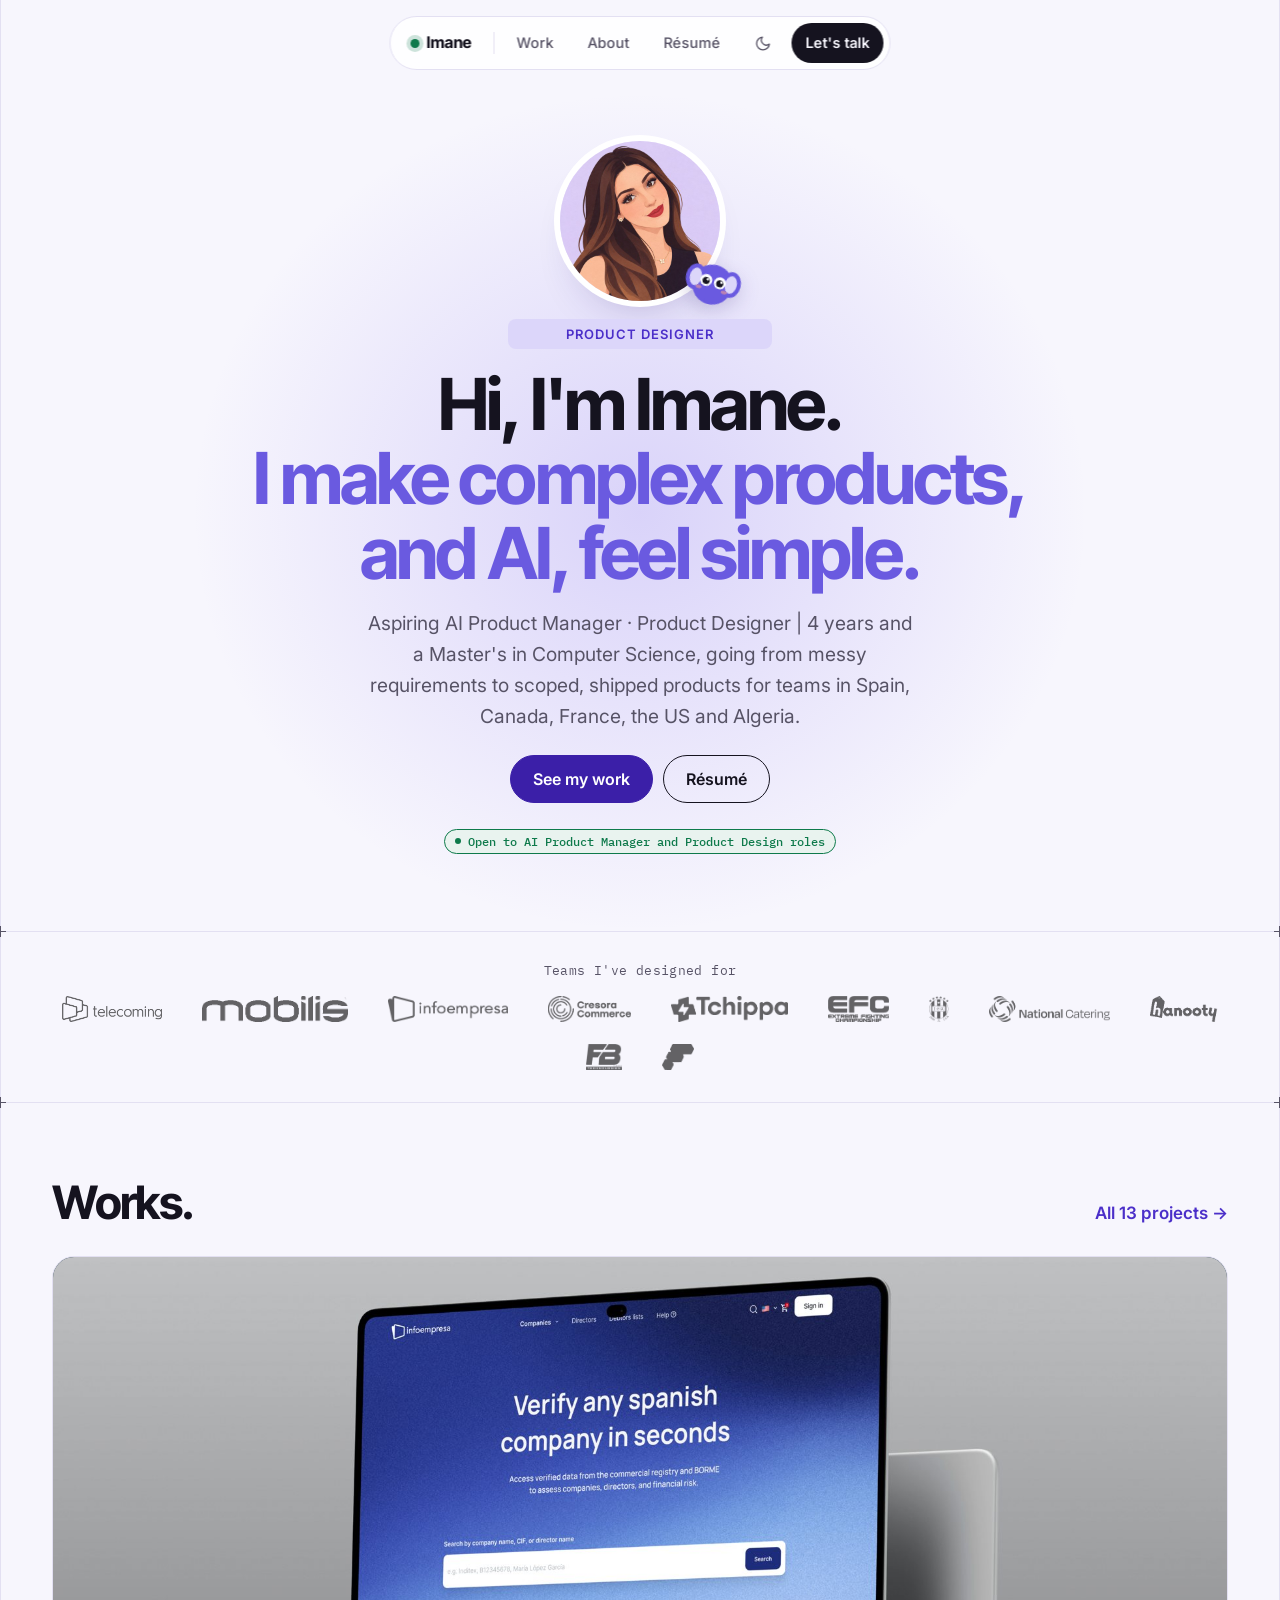
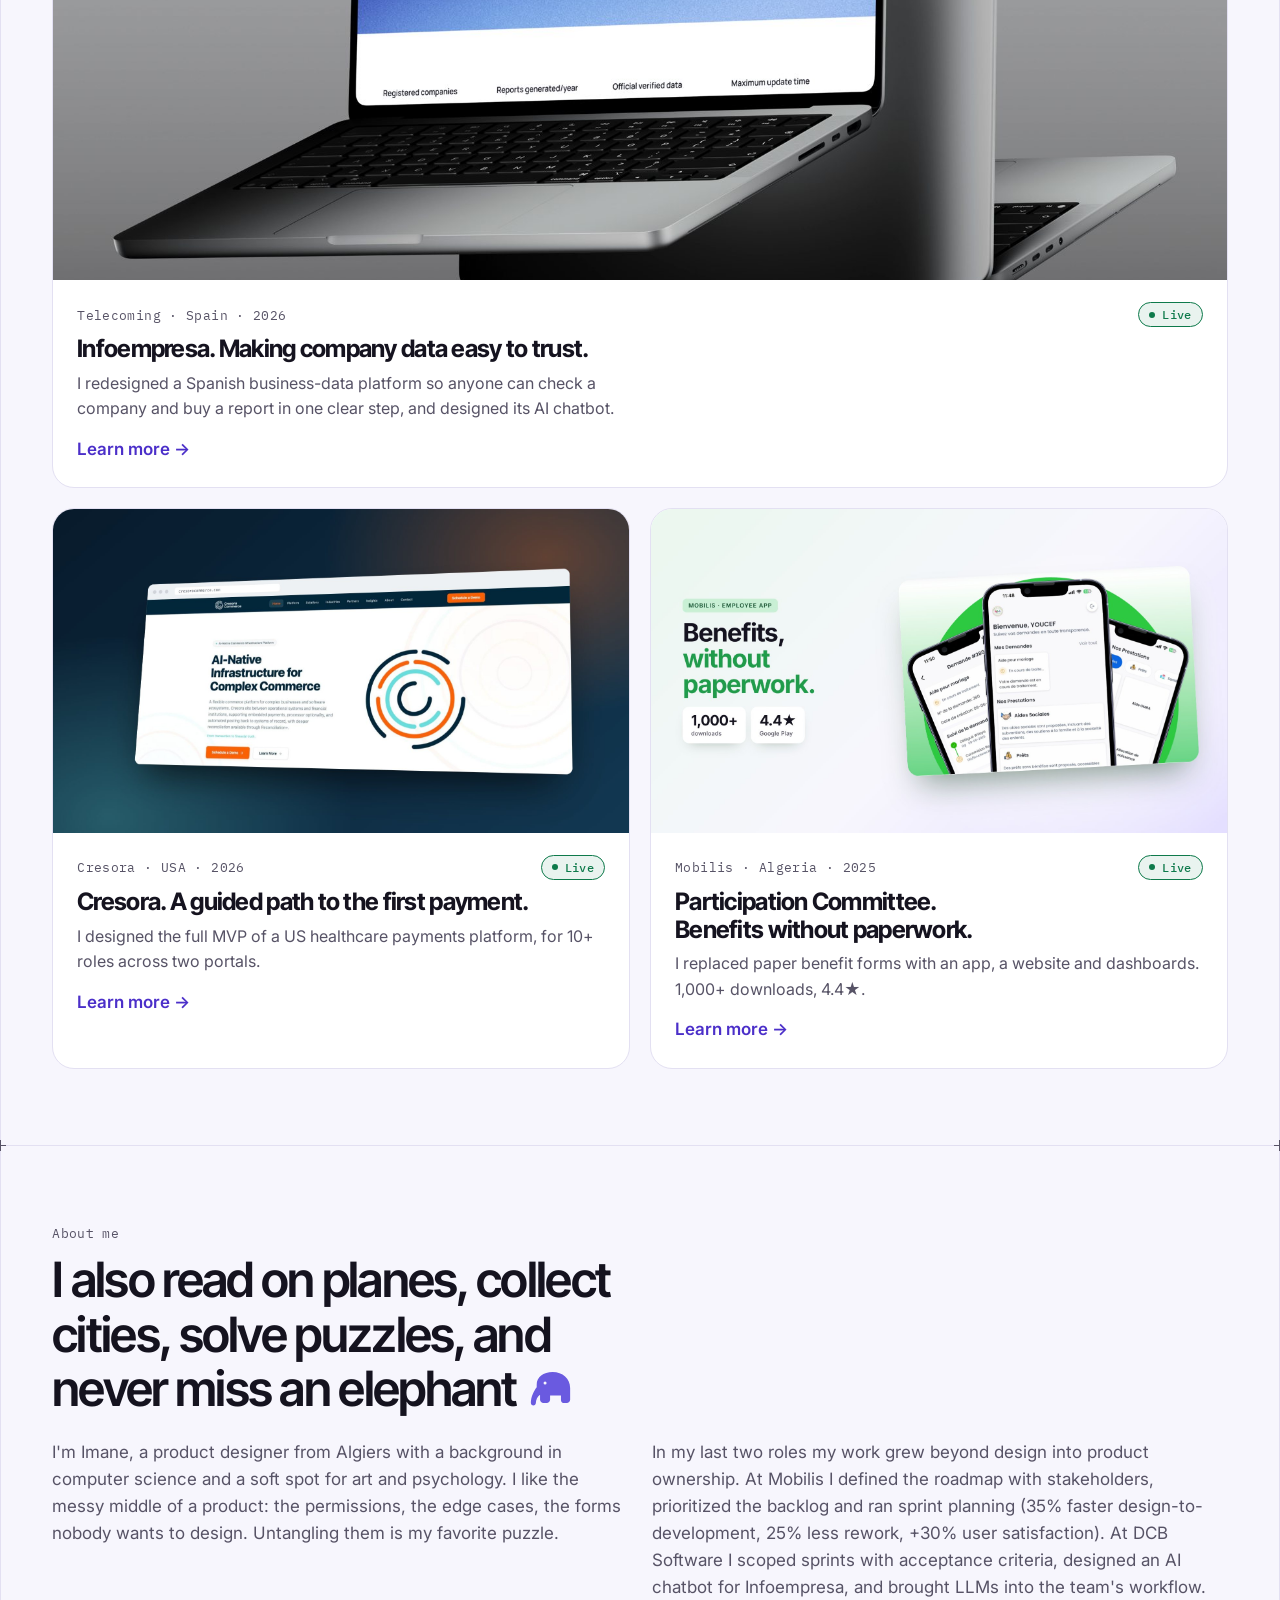
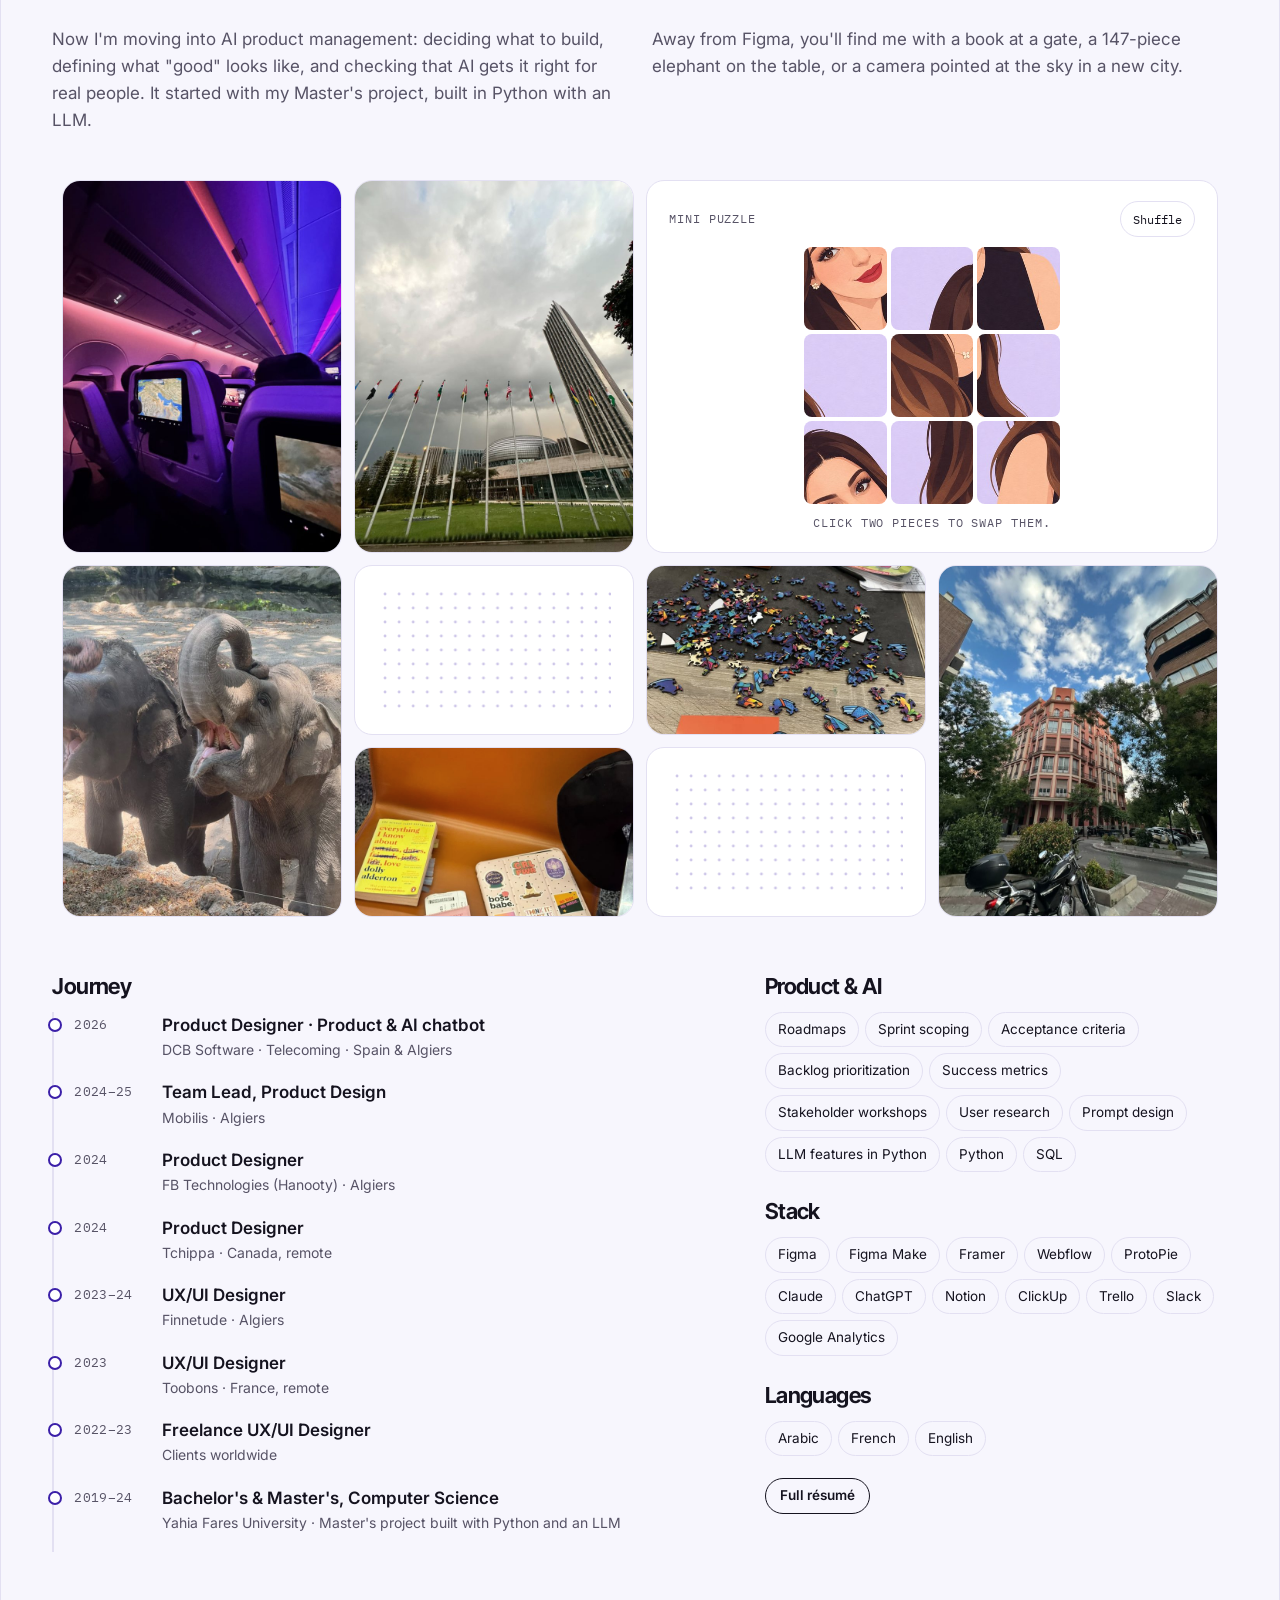
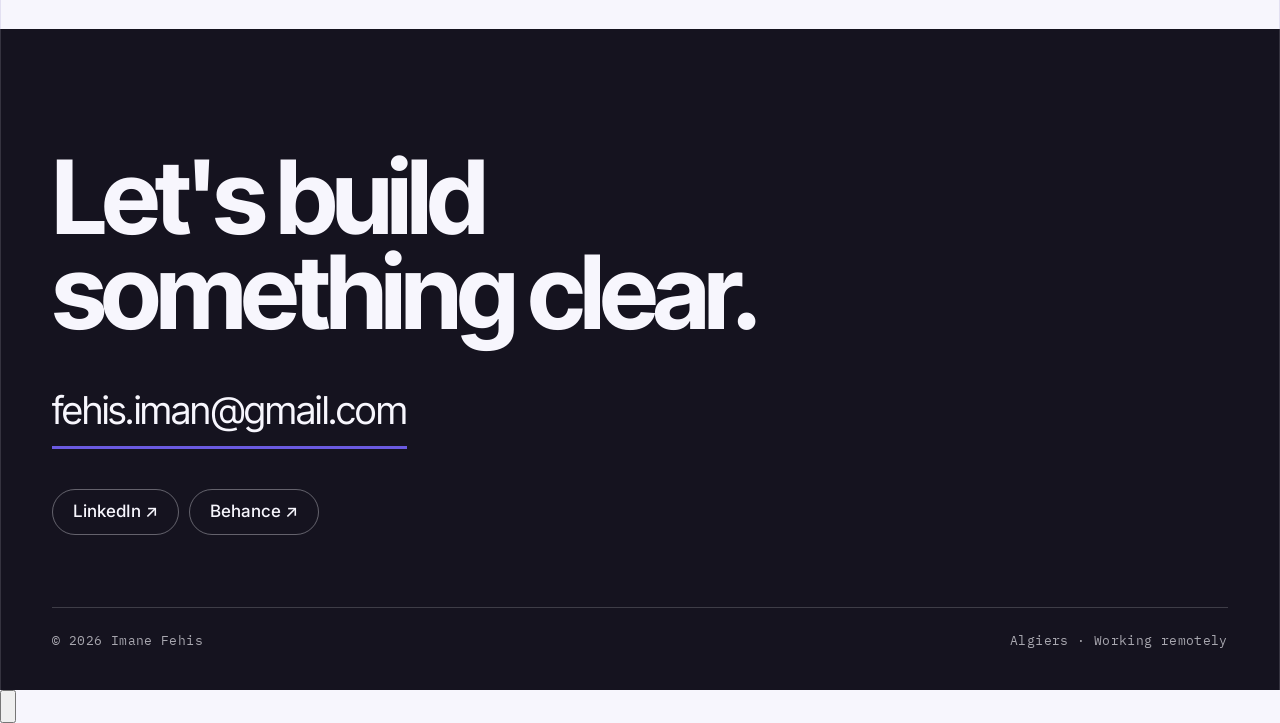
<file: index.html>
<!DOCTYPE html>
<html lang="en">
<head>
<meta charset="utf-8">
<meta name="viewport" content="width=device-width, initial-scale=1">
<title>Imane Fehis · Aspiring AI Product Manager · Product Designer</title>
<meta name="description" content="Imane Fehis, product designer moving into AI product management, for payments, telecom and B2B platforms.">
<link rel="preconnect" href="https://fonts.googleapis.com">
<link rel="preconnect" href="https://fonts.gstatic.com" crossorigin="">
<link rel="stylesheet" href="https://fonts.googleapis.com/css2?family=Inter+Tight:wght@500;600;700;800&amp;family=Inter:wght@400;500;600&amp;family=IBM+Plex+Mono:wght@400;500;600&amp;display=swap">
<link rel="stylesheet" href="style.css?v=17">
</head>
<body>

<nav class="pillnav" aria-label="Main">
  <a class="home" href="index.html"><span class="dot" aria-hidden="true"></span><span class="name">Imane</span></a>
  <span class="sep" aria-hidden="true"></span>
  <a href="work.html">Work</a>
  <a class="hide-sm" href="index.html#about">About</a>
  <a class="hide-sm" href="resume.pdf" target="_blank" rel="noopener">Résumé</a>
  <button type="button" id="themeToggle" aria-label="Switch theme"><svg viewBox="0 0 24 24" fill="none" stroke="currentColor" stroke-width="1.8" stroke-linecap="round" stroke-linejoin="round" aria-hidden="true"><path d="M21 12.8A9 9 0 1 1 11.2 3a7 7 0 0 0 9.8 9.8z"></path></svg></button>
  <a class="cta" href="index.html#contact">Let's talk</a>
</nav>

<main class="frame">
  <section class="hero2" id="top">
    <div class="avatar-wrap"><img class="avatar" id="avatar" src="avatar.jpg" alt="Illustration of Imane" width="160" height="160">
      <button type="button" class="peek" id="peek" aria-label="Say hi to Imane's elephant">
        <svg viewBox="0 0 60 50" aria-hidden="true"><g fill="var(--violet)"><circle cx="30" cy="30" r="20"/><ellipse cx="12" cy="26" rx="10" ry="13"/><ellipse cx="48" cy="26" rx="10" ry="13"/><path class="tr" d="M26 40 Q24 50 30 50 Q36 50 34 40 Z"/></g><ellipse cx="12" cy="26" rx="6" ry="9" fill="var(--tint)"/><ellipse cx="48" cy="26" rx="6" ry="9" fill="var(--tint)"/><circle cx="23" cy="27" r="6" fill="#fff"/><circle cx="37" cy="27" r="6" fill="#fff"/><g class="eyes"><circle cx="23" cy="27.5" r="3.6" fill="#15131F"/><circle cx="37" cy="27.5" r="3.6" fill="#15131F"/><circle cx="24.4" cy="26" r="1.2" fill="#fff"/><circle cx="38.4" cy="26" r="1.2" fill="#fff"/></g><ellipse cx="17" cy="35" rx="3" ry="1.8" fill="#F29C93" opacity=".6"/><ellipse cx="43" cy="35" rx="3" ry="1.8" fill="#F29C93" opacity=".6"/></svg>
      </button>
      <span class="peek-tip" id="peekTip" role="status"></span>
    </div>
    <span class="roles" aria-label="Product designer and aspiring AI product manager"><span class="roles-track" aria-hidden="true"><span>Product Designer</span><span>Aspiring AI Product Manager</span><span>UX Researcher</span><span>Design Systems Builder</span><span>Product Designer</span></span></span>
    <h1>Hi, I'm Imane.<br><span class="h1-sub">I make complex products, and AI, feel simple.</span></h1>
    <p class="lede">Aspiring AI Product Manager · Product Designer | 4 years and a Master's in Computer Science, going from messy requirements to scoped, shipped products for teams in Spain, Canada, France, the US and Algeria.</p>
    <div class="actions">
      <a class="btn primary magnetic" href="#work">See my work</a>
      <a class="btn" href="resume.pdf" target="_blank" rel="noopener">Résumé</a>
    </div>
    <p class="avail"><span class="chip ok">Open to AI Product Manager and Product Design roles</span></p>
  </section>

  <section class="band logos reveal" aria-label="Teams I've designed for">
    <p class="mono muted">Teams I've designed for</p>
    <ul>
        <li><img class="logo" src="telecoming.png" alt="Telecoming" style="aspect-ratio: 366 / 95;"></li>
        <li><img class="logo" src="mobilis.png" alt="Mobilis" style="aspect-ratio: 349 / 62;"></li>
        <li><img class="logo" src="infoempresa.png" alt="Infoempresa" style="aspect-ratio: 551 / 120;"></li>
        <li><img class="logo" src="cresora.png" alt="Cresora Commerce" style="aspect-ratio: 383 / 120;"></li>
        <li><img class="logo" src="tchippa.png" alt="Tchippa" style="aspect-ratio: 541 / 120;"></li>
        <li><img class="logo" src="efc.png" alt="EFC" style="aspect-ratio: 281 / 120;"></li>
        <li><img class="logo" src="jskabylie.png" alt="JS Kabylie" style="aspect-ratio: 92 / 120;"></li>
        <li><img class="logo" src="nationalcatering.png" alt="National Catering" style="aspect-ratio: 558 / 120;"></li>
        <li><img class="logo" src="hanooty.png" alt="Hanooty" style="aspect-ratio: 195 / 74;"></li>
        <li><img class="logo" src="fbtech.png" alt="FB Technologies" style="aspect-ratio: 167 / 120;"></li>
        <li><img class="logo" src="finnetude.png" alt="Finnetude" style="aspect-ratio: 142 / 114;"></li>
    </ul>
  </section>

  <section class="band" id="work">
    <div class="inner">
      <div class="sec-title">
        <h2>Works.</h2>
        <a href="work.html">All 13 projects →</a>
      </div>
      <div class="cards">
        <a class="pc big reveal" href="infoempresa.html">
          <div class="cover cover-img"><img src="cover-infoempresa.jpg" alt="Infoempresa redesign shown on two laptops" loading="lazy"></div>
          <div class="pc-body">
            <div class="pc-meta mono"><span>Telecoming · Spain · 2026</span><span class="chip ok">Live</span></div>
            <h3>Infoempresa. Making company data easy to trust.</h3>
            <p>I redesigned a Spanish business-data platform so anyone can check a company and buy a report in one clear step, and designed its AI chatbot.</p>
            <span class="more">Learn more →</span>
          </div>
        </a>
        <a class="pc reveal" href="cresora.html">
          <div class="cover cover-img"><img src="cover-cresora.jpg" alt="Cresora Commerce landing page in a browser window" loading="lazy"></div>
          <div class="pc-body">
            <div class="pc-meta mono"><span>Cresora · USA · 2026</span><span class="chip ok">Live</span></div>
            <h3>Cresora. A guided path to the first payment.</h3>
            <p>I designed the full MVP of a US healthcare payments platform, for 10+ roles across two portals.</p>
            <span class="more">Learn more →</span>
          </div>
        </a>
        <a class="pc reveal" href="participation.html">
          <div class="cover cover-img"><img src="cover-participation.jpg" alt="Participation Committee employee app on three phones, with 1,000+ downloads and a 4.4 star rating" loading="lazy"></div>
          <div class="pc-body">
            <div class="pc-meta mono"><span>Mobilis · Algeria · 2025</span><span class="chip ok">Live</span></div>
            <h3>Participation Committee. Benefits without paperwork.</h3>
            <p>I replaced paper benefit forms with an app, a website and dashboards. 1,000+ downloads, 4.4★.</p>
            <span class="more">Learn more →</span>
          </div>
        </a>
      </div>
    </div>
  </section>

  <section class="band" id="about">
    <div class="inner">
      <p class="mono muted reveal">About me</p>
      <h2 class="about-h reveal">I also read on planes, collect cities, solve puzzles, and never miss an elephant <svg class="ele" viewBox="0 0 64 48" aria-hidden="true"><path d="M14 18c0-9 8-15 19-15 12 0 21 8 21 19v14c0 2-2 4-4 4h-4c-2 0-3-2-3-4v-5H30v5c0 2-2 4-4 4h-4c-2 0-4-2-4-4V30c-3 2-5 6-5 10 0 2-2 3-3 3s-3-1-3-3c0-8 4-15 7-19z" fill="currentColor"/><circle cx="24" cy="16" r="1.8" fill="var(--paper)"/></svg></h2>
      <div class="about-copy reveal">
        <p>I'm Imane, a product designer from Algiers with a background in computer science and a soft spot for art and psychology. I like the messy middle of a product: the permissions, the edge cases, the forms nobody wants to design. Untangling them is my favorite puzzle.</p>
        <p>In my last two roles my work grew beyond design into product ownership. At Mobilis I defined the roadmap with stakeholders, prioritized the backlog and ran sprint planning (35% faster design-to-development, 25% less rework, +30% user satisfaction). At DCB Software I scoped sprints with acceptance criteria, designed an AI chatbot for Infoempresa, and brought LLMs into the team's workflow.</p>
        <p>Now I'm moving into AI product management: deciding what to build, defining what "good" looks like, and checking that AI gets it right for real people. It started with my Master's project, built in Python with an LLM.</p>
        <p>Away from Figma, you'll find me with a book at a gate, a 147-piece elephant on the table, or a camera pointed at the sky in a new city.</p>
      </div>

      <div class="bento">
        <figure class="tile t-tall reveal"><img src="about-flight.jpg" alt="Airplane cabin at night lit in purple and pink" loading="lazy"><figcaption>Window seat, always</figcaption></figure>
        <figure class="tile t-tall reveal"><img src="about-addis.jpg" alt="Flags in front of a tall glass tower under a cloudy sky in Addis Ababa" loading="lazy"><figcaption>Addis Ababa</figcaption></figure>
        <div class="tile t-game reveal" id="pz">
          <div class="pz-head"><span class="mono">Mini puzzle</span><button type="button" class="replay" id="pzShuffle">Shuffle</button></div>
          <div class="pz-grid" id="pzGrid" role="group" aria-label="Puzzle: click two pieces to swap them"></div>
          <p class="pz-msg mono" id="pzMsg" role="status">Click two pieces to swap them.</p>
        </div>
        <figure class="tile t-tall reveal"><img src="about-elephants.jpg" alt="Two elephants raising their trunks" loading="lazy"><figcaption>My favorite animal</figcaption></figure>
        <div class="tile t-dots reveal" aria-hidden="true"><canvas class="dots"></canvas></div>
        <figure class="tile reveal"><img src="about-puzzle.jpg" alt="Pieces of a colorful elephant jigsaw puzzle next to a sudoku book" loading="lazy"><figcaption>147 pieces, one elephant</figcaption></figure>
        <figure class="tile t-tall reveal"><img src="about-street.jpg" alt="Looking up at a pink apartment building under a blue sky" loading="lazy"><figcaption>Always look up</figcaption></figure>
        <figure class="tile reveal"><img src="about-reading.jpg" alt="A novel, a pink passport with a boarding pass and a tablet with stickers on an airport seat" loading="lazy"><figcaption>Reading in transit</figcaption></figure>
        <div class="tile t-dots reveal" aria-hidden="true"><canvas class="dots"></canvas></div>
      </div>

      <div class="about-cols">
        <div>
          <h3>Journey</h3>
          <ol class="journey">
            <li><span class="mono">2026</span><div><b>Product Designer · Product &amp; AI chatbot</b><small>DCB Software · Telecoming · Spain &amp; Algiers</small></div></li>
            <li><span class="mono">2024–25</span><div><b>Team Lead, Product Design</b><small>Mobilis · Algiers</small></div></li>
            <li><span class="mono">2024</span><div><b>Product Designer</b><small>FB Technologies (Hanooty) · Algiers</small></div></li>
            <li><span class="mono">2024</span><div><b>Product Designer</b><small>Tchippa · Canada, remote</small></div></li>
            <li><span class="mono">2023–24</span><div><b>UX/UI Designer</b><small>Finnetude · Algiers</small></div></li>
            <li><span class="mono">2023</span><div><b>UX/UI Designer</b><small>Toobons · France, remote</small></div></li>
            <li><span class="mono">2022–23</span><div><b>Freelance UX/UI Designer</b><small>Clients worldwide</small></div></li>
            <li><span class="mono">2019–24</span><div><b>Bachelor's &amp; Master's, Computer Science</b><small>Yahia Fares University · Master's project built with Python and an LLM</small></div></li>
          </ol>
        </div>
        <div>
          <h3>Product &amp; AI</h3>
          <div class="pills stack"><span>Roadmaps</span><span>Sprint scoping</span><span>Acceptance criteria</span><span>Backlog prioritization</span><span>Success metrics</span><span>Stakeholder workshops</span><span>User research</span><span>Prompt design</span><span>LLM features in Python</span><span>Python</span><span>SQL</span></div>
          <h3 style="margin-top: 28px;">Stack</h3>
          <div class="pills stack"><span>Figma</span><span>Figma Make</span><span>Framer</span><span>Webflow</span><span>ProtoPie</span><span>Claude</span><span>ChatGPT</span><span>Notion</span><span>ClickUp</span><span>Trello</span><span>Slack</span><span>Google Analytics</span></div>
          <h3 style="margin-top: 28px;">Languages</h3>
          <div class="pills stack"><span>Arabic</span><span>French</span><span>English</span></div>
          <p style="margin-top: 22px;"><a class="btn small" href="resume.pdf" target="_blank" rel="noopener">Full résumé</a></p>
        </div>
      </div>
    </div>
  </section>
</main>

<footer class="contact" id="contact">
  <div class="frame" style="border-color: color-mix(in srgb, var(--paper) 14%, transparent);">
    <div class="inner">
      <h2>Let's build something clear.</h2>
      <a class="mail" href="mailto:fehis.iman@gmail.com">fehis.iman@gmail.com</a>
      <div class="links">
        <a href="https://www.linkedin.com/in/fehis-imane/">LinkedIn ↗</a>
        <a href="https://www.behance.net/imanefh">Behance ↗</a>
      </div>
      <div class="foot mono"><span>© <span id="year">2026</span> Imane Fehis</span><span>Algiers · Working remotely</span></div>
    </div>
  </div>
</footer>


<div class="ele-buddy" id="eleBuddy" aria-hidden="true">
  <div class="ele-tip" id="eleTip"></div>
  <button type="button" class="ele-body" id="eleBody" tabindex="-1" aria-label="Elephant">
    <svg viewBox="0 0 64 48"><g fill="var(--violet)"><ellipse cx="36" cy="24" rx="20" ry="14"/><circle cx="18" cy="18" r="11"/><rect class="lg" x="24" y="32" width="6" height="12" rx="3"/><rect class="lg lg2" x="44" y="32" width="6" height="12" rx="3"/><path class="tr" d="M10 20 Q4 30 8 40 Q10 43 12 40 Q9 31 14 24 Z"/><path d="M55 20 q6 2 4 8" stroke="var(--violet)" stroke-width="2" fill="none"/></g><ellipse cx="24" cy="15" rx="7" ry="9" fill="var(--tint)"/><circle cx="14" cy="15" r="1.8" fill="var(--ink)"/></svg>
  </button>
</div>

<script src="main.js?v=17"></script>
</body>
</html>
</file>
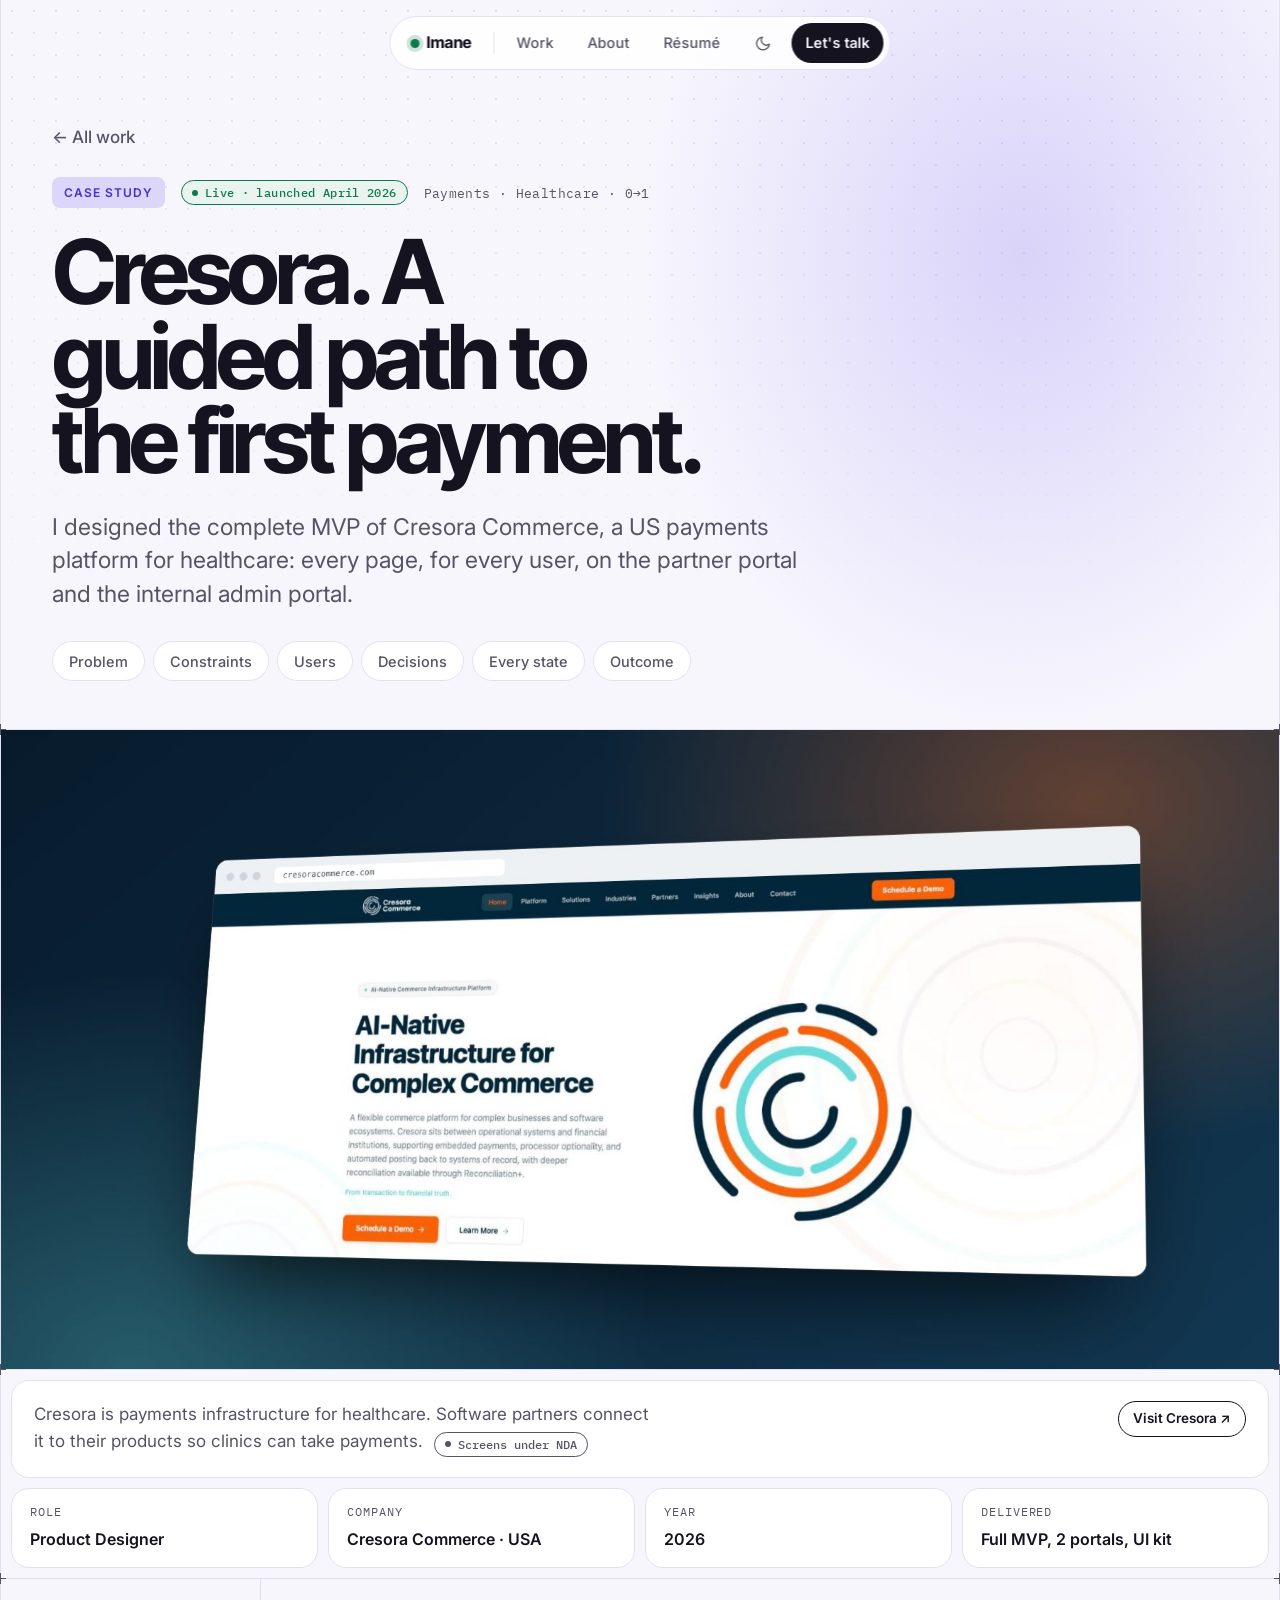
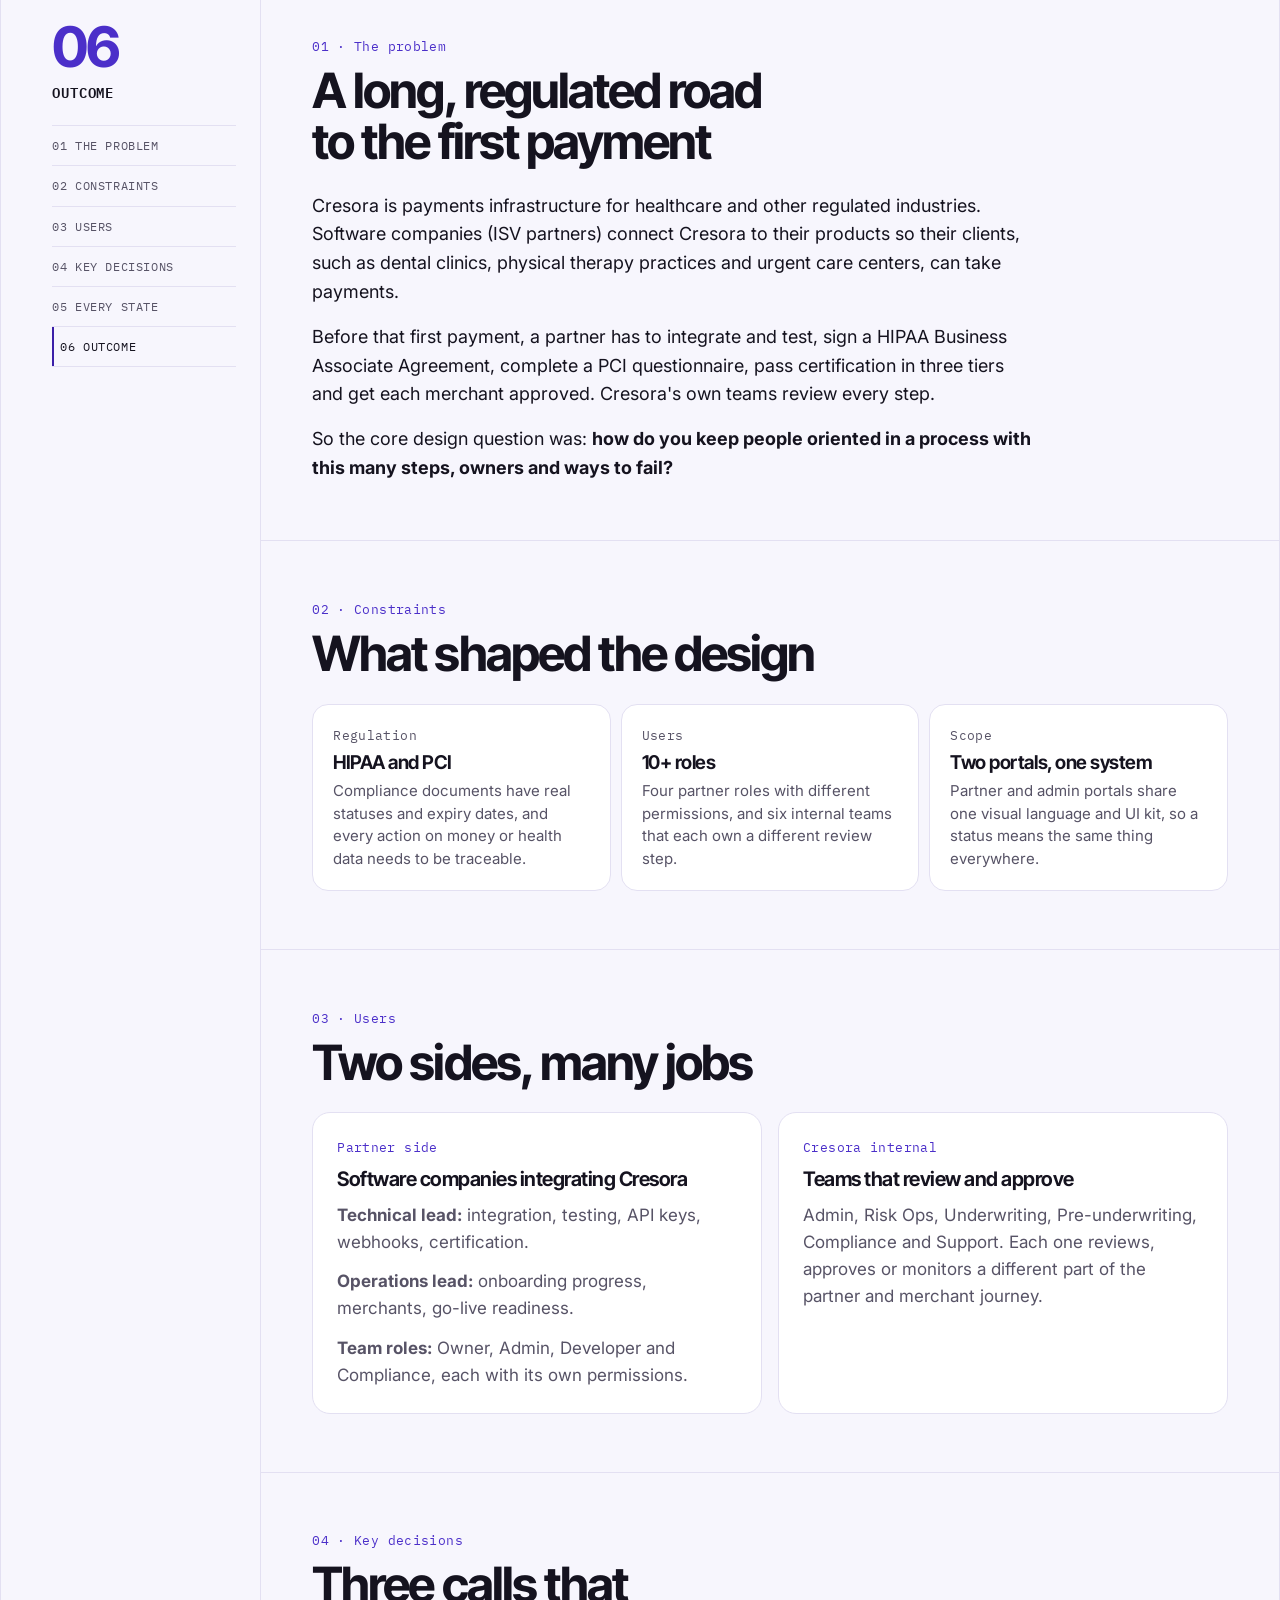
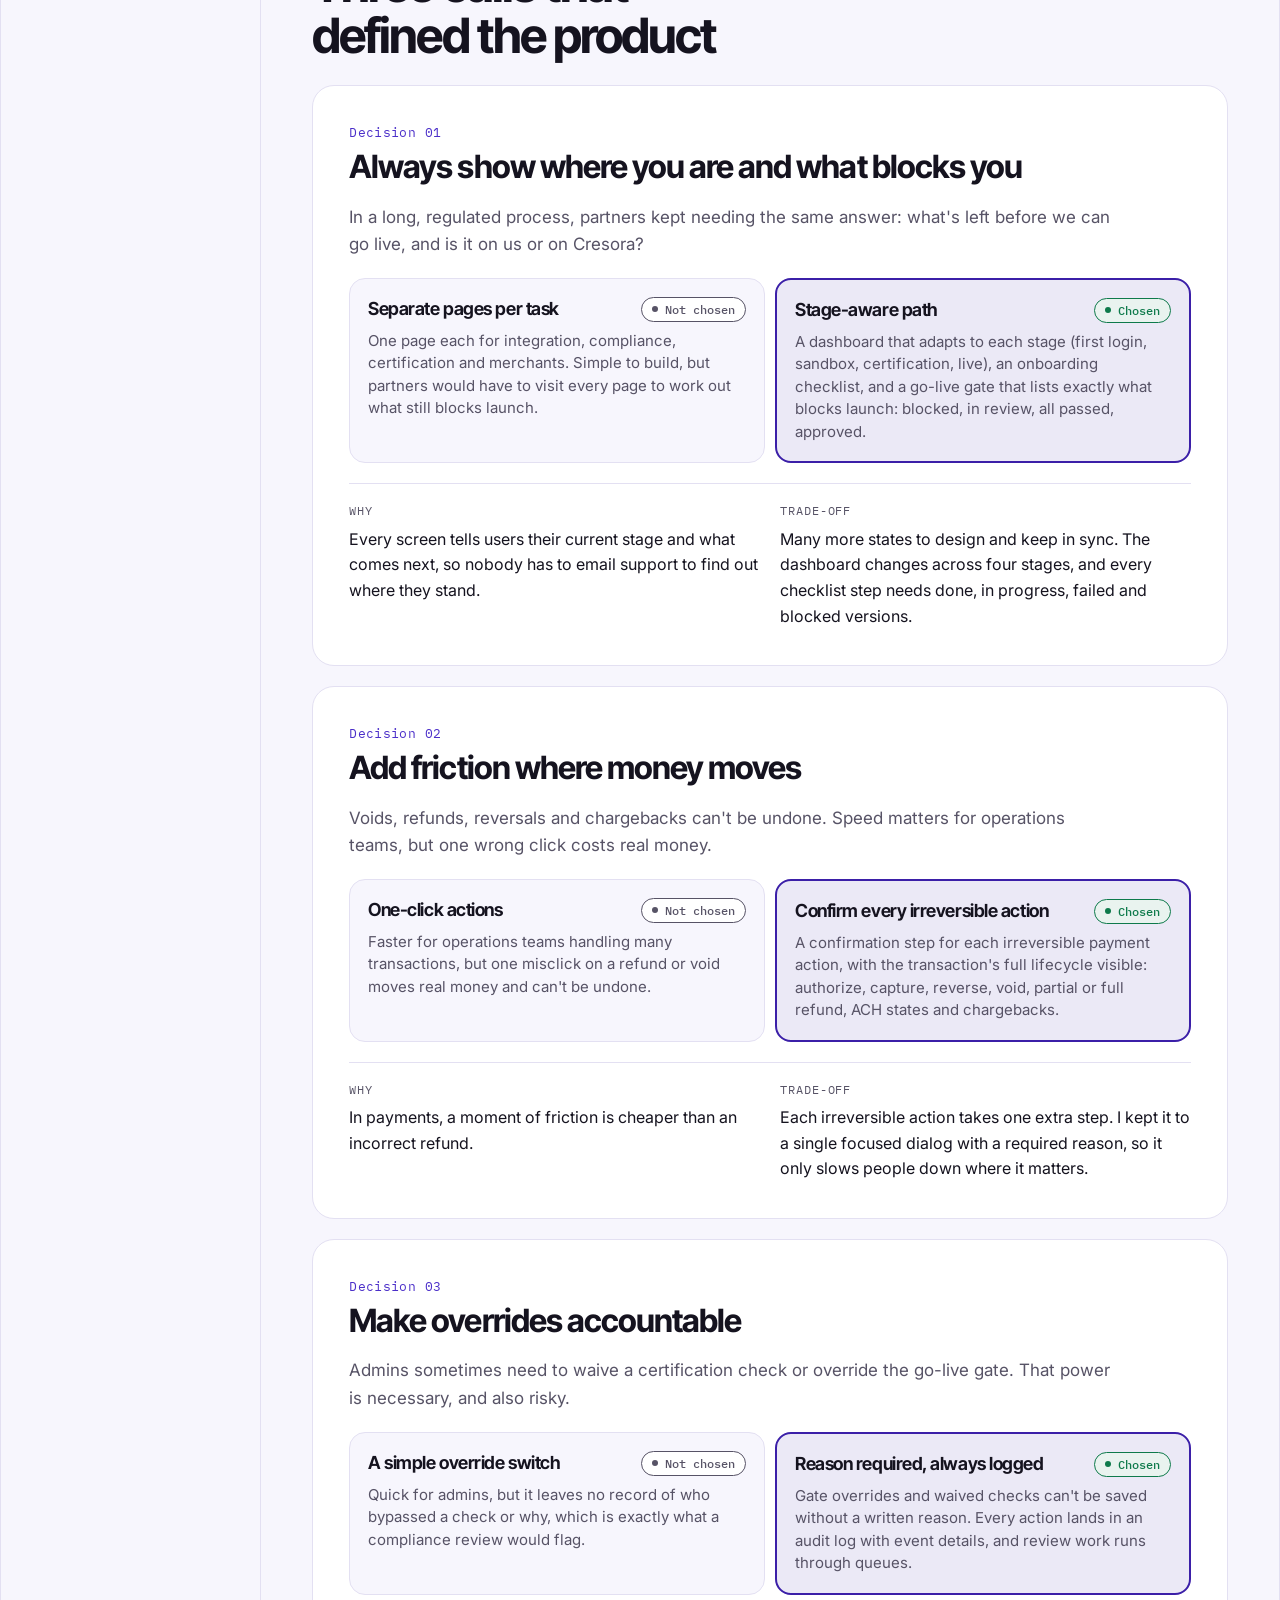
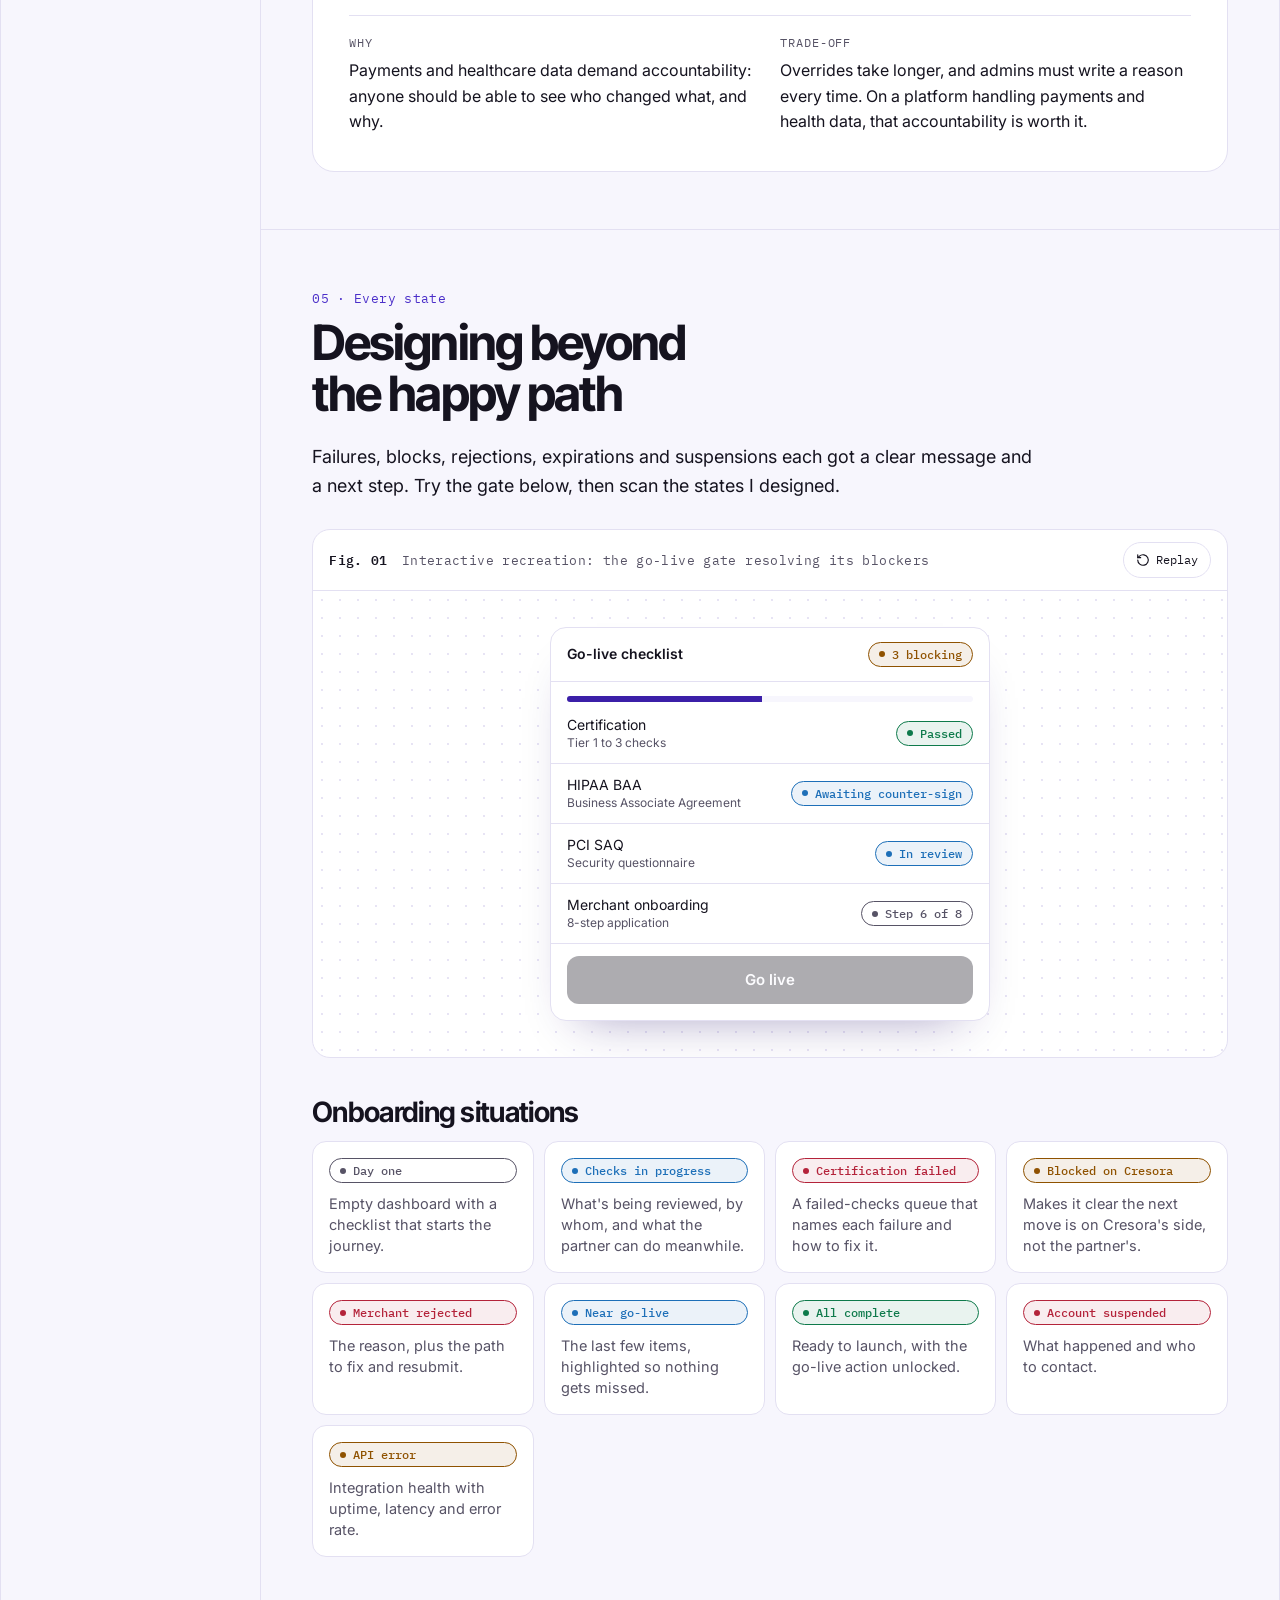
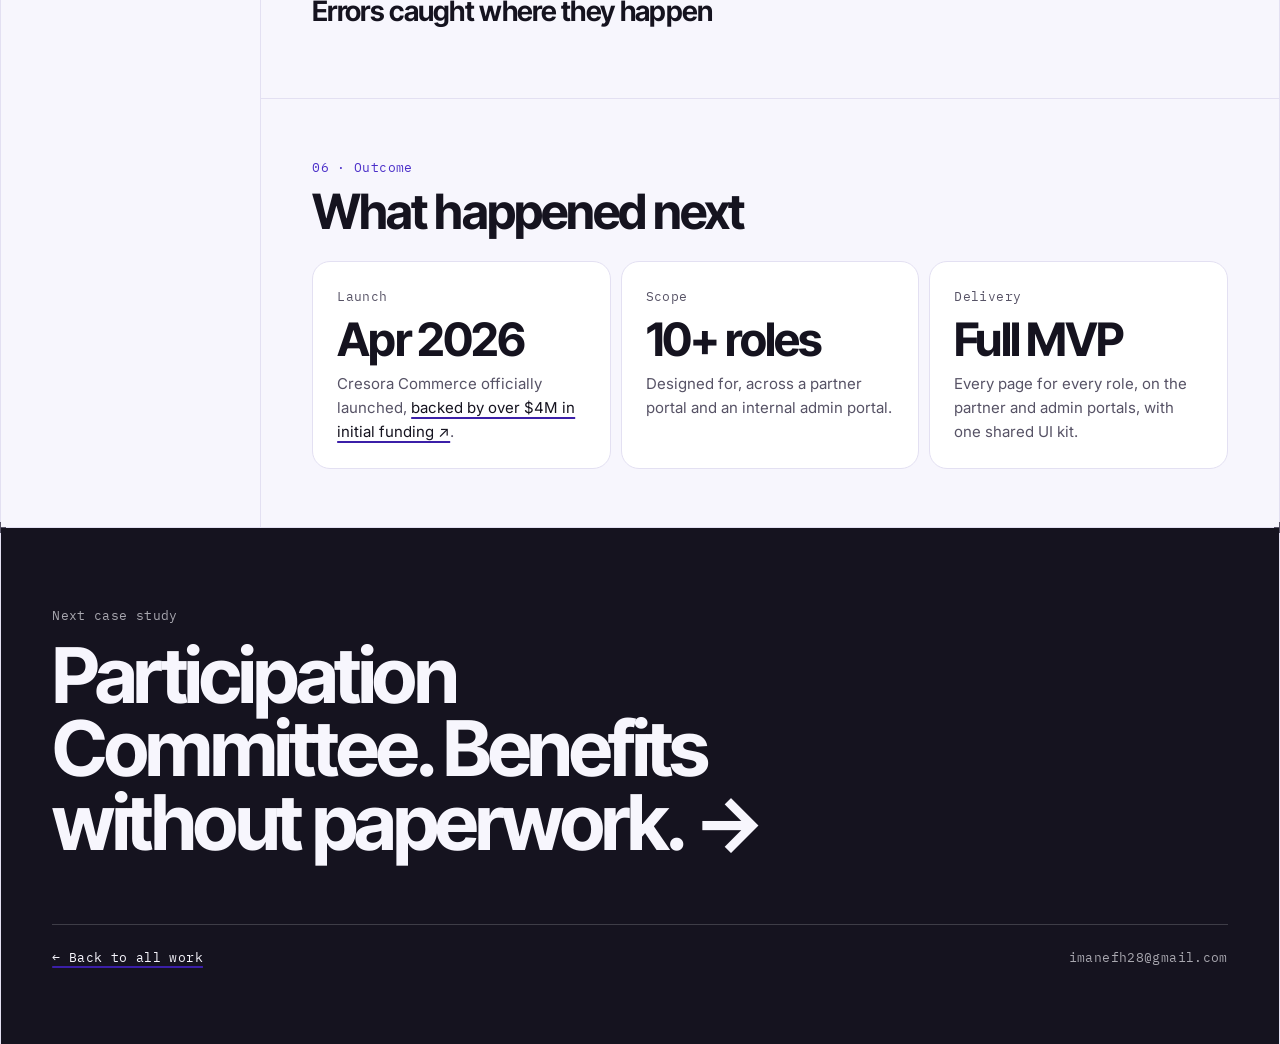
<file: cresora.html>
<!DOCTYPE html>
<html lang="en">
<head>
<meta charset="utf-8">
<meta name="viewport" content="width=device-width, initial-scale=1">
<title>Cresora Case Study · Imane Fehis</title>
<meta name="description" content="How Imane Fehis designed the full MVP of Cresora Commerce, a US healthcare payments platform for 10+ user roles.">
<link rel="preconnect" href="https://fonts.googleapis.com">
<link rel="preconnect" href="https://fonts.gstatic.com" crossorigin="">
<link rel="stylesheet" href="https://fonts.googleapis.com/css2?family=Inter+Tight:wght@500;600;700;800&amp;family=Inter:wght@400;500;600&amp;family=IBM+Plex+Mono:wght@400;500;600&amp;display=swap">
<link rel="stylesheet" href="style.css?v=15">
</head>
<body>

<nav class="pillnav" aria-label="Main">
  <a class="home" href="index.html"><span class="dot" aria-hidden="true"></span><span class="name">Imane</span></a>
  <span class="sep" aria-hidden="true"></span>
  <a href="work.html">Work</a>
  <a class="hide-sm" href="index.html#about">About</a>
  <a class="hide-sm" href="resume.pdf" target="_blank" rel="noopener">Résumé</a>
  <button type="button" id="themeToggle" aria-label="Switch theme"><svg viewBox="0 0 24 24" fill="none" stroke="currentColor" stroke-width="1.8" stroke-linecap="round" stroke-linejoin="round" aria-hidden="true"><path d="M21 12.8A9 9 0 1 1 11.2 3a7 7 0 0 0 9.8 9.8z"></path></svg></button>
  <a class="cta" href="index.html#contact">Let's talk</a>
</nav>

<main class="frame">
  <header class="cs-hero">
    <a class="back" href="work.html">← All work</a>
    <div class="kicker mono"><span class="tagpill">Case study</span><span class="chip ok pulse">Live · launched April 2026</span><span>Payments · Healthcare · 0→1</span></div>
    <h1>Cresora. <span class="h1-sub">A guided path to the first payment.</span></h1>
    <p class="thesis">I designed the complete MVP of Cresora Commerce, a US payments platform for healthcare: every page, for every user, on the partner portal and the internal admin portal.</p>
    <nav class="chapters" aria-label="Jump to a chapter">
      <a href="#problem">Problem</a><a href="#constraints">Constraints</a><a href="#users">Users</a><a href="#decisions">Decisions</a><a href="#states">Every state</a><a href="#outcome">Outcome</a>
    </nav>
  </header>

  <div class="band cover-band"><img src="cover-cresora.jpg" alt="Cresora Commerce landing page in a browser window"></div>

<div class="band bento">
    <div class="bento-intro">
      <p>Cresora is payments infrastructure for healthcare. Software partners connect it to their products so clinics can take payments. <span class="chip idle" style="margin-left:6px">Screens under NDA</span></p>
      <a class="btn small" href="https://cresoracommerce.com/Home">Visit Cresora ↗</a>
    </div>
    <div class="tile"><span class="mono">Role</span><b>Product Designer</b></div>
    <div class="tile"><span class="mono">Company</span><b>Cresora Commerce · USA</b></div>
    <div class="tile"><span class="mono">Year</span><b>2026</b></div>
    <div class="tile"><span class="mono">Delivered</span><b>Full MVP, 2 portals, UI kit</b></div>
  </div>

  <div class="band cs-layout">
    <aside class="toc">
      <nav aria-label="Case study sections">
        <div class="big-n mono" id="tocNum">01</div>
        <div class="cur" id="tocCur">The problem</div>
        <ol>
          <li><a href="#problem">01 The problem</a></li>
          <li><a href="#constraints">02 Constraints</a></li>
          <li><a href="#users">03 Users</a></li>
          <li><a href="#decisions">04 Key decisions</a></li>
          <li><a href="#states">05 Every state</a></li>
          <li><a href="#outcome">06 Outcome</a></li>
        </ol>
      </nav>
    </aside>

    <div class="content">
      <section class="chapter" id="problem" data-track="" data-n="01" data-title="The problem">
        <span class="label mono">01 · The problem</span>
        <h2>A long, regulated road to the first payment</h2>
        <div class="prose">
          <p>Cresora is payments infrastructure for healthcare and other regulated industries. Software companies (ISV partners) connect Cresora to their products so their clients, such as dental clinics, physical therapy practices and urgent care centers, can take payments.</p>
          <p>Before that first payment, a partner has to integrate and test, sign a HIPAA Business Associate Agreement, complete a PCI questionnaire, pass certification in three tiers and get each merchant approved. Cresora's own teams review every step.</p>
          <p>So the core design question was: <strong>how do you keep people oriented in a process with this many steps, owners and ways to fail?</strong></p>
        </div>
      </section>

      <section class="chapter" id="constraints" data-track="" data-n="02" data-title="Constraints">
        <span class="label mono">02 · Constraints</span>
        <h2>What shaped the design</h2>
        <div class="constraints">
          <div><span class="mono muted">Regulation</span><h4>HIPAA and PCI</h4><p>Compliance documents have real statuses and expiry dates, and every action on money or health data needs to be traceable.</p></div>
          <div><span class="mono muted">Users</span><h4>10+ roles</h4><p>Four partner roles with different permissions, and six internal teams that each own a different review step.</p></div>
          <div><span class="mono muted">Scope</span><h4>Two portals, one system</h4><p>Partner and admin portals share one visual language and UI kit, so a status means the same thing everywhere.</p></div>
        </div>
      </section>

      <section class="chapter" id="users" data-track="" data-n="03" data-title="Users">
        <span class="label mono">03 · Users</span>
        <h2>Two sides, many jobs</h2>
        <div class="figs-2">
          <div class="card">
            <span class="mono" style="color: var(--accent-text);">Partner side</span>
            <h4>Software companies integrating Cresora</h4>
            <p class="muted"><b>Technical lead:</b> integration, testing, API keys, webhooks, certification.</p>
            <p class="muted"><b>Operations lead:</b> onboarding progress, merchants, go-live readiness.</p>
            <p class="muted"><b>Team roles:</b> Owner, Admin, Developer and Compliance, each with its own permissions.</p>
          </div>
          <div class="card">
            <span class="mono" style="color: var(--accent-text);">Cresora internal</span>
            <h4>Teams that review and approve</h4>
            <p class="muted">Admin, Risk Ops, Underwriting, Pre-underwriting, Compliance and Support. Each one reviews, approves or monitors a different part of the partner and merchant journey.</p>
          </div>
        </div>
      </section>

      <section class="chapter" id="decisions" data-track="" data-n="04" data-title="Key decisions">
        <span class="label mono">04 · Key decisions</span>
        <h2>Three calls that defined the product</h2>

        <article class="decision-card">
          <header><span class="mono">Decision 01</span><h3>Always show where you are and what blocks you</h3></header>
          <p class="tension">In a long, regulated process, partners kept needing the same answer: what's left before we can go live, and is it on us or on Cresora?</p>
          <div class="options">
            <div class="option"><div class="top"><h4>Separate pages per task</h4><span class="chip idle">Not chosen</span></div><p>One page each for integration, compliance, certification and merchants. Simple to build, but partners would have to visit every page to work out what still blocks launch.</p></div>
            <div class="option chosen"><div class="top"><h4>Stage-aware path</h4><span class="chip ok">Chosen</span></div><p>A dashboard that adapts to each stage (first login, sandbox, certification, live), an onboarding checklist, and a go-live gate that lists exactly what blocks launch: blocked, in review, all passed, approved.</p></div>
          </div>
          <div class="why">
            <div><span class="mono">Why</span><p>Every screen tells users their current stage and what comes next, so nobody has to email support to find out where they stand.</p></div>
            <div><span class="mono">Trade-off</span><p>Many more states to design and keep in sync. The dashboard changes across four stages, and every checklist step needs done, in progress, failed and blocked versions.</p></div>
          </div>
        </article>

        <article class="decision-card">
          <header><span class="mono">Decision 02</span><h3>Add friction where money moves</h3></header>
          <p class="tension">Voids, refunds, reversals and chargebacks can't be undone. Speed matters for operations teams, but one wrong click costs real money.</p>
          <div class="options">
            <div class="option"><div class="top"><h4>One-click actions</h4><span class="chip idle">Not chosen</span></div><p>Faster for operations teams handling many transactions, but one misclick on a refund or void moves real money and can't be undone.</p></div>
            <div class="option chosen"><div class="top"><h4>Confirm every irreversible action</h4><span class="chip ok">Chosen</span></div><p>A confirmation step for each irreversible payment action, with the transaction's full lifecycle visible: authorize, capture, reverse, void, partial or full refund, ACH states and chargebacks.</p></div>
          </div>
          <div class="why">
            <div><span class="mono">Why</span><p>In payments, a moment of friction is cheaper than an incorrect refund.</p></div>
            <div><span class="mono">Trade-off</span><p>Each irreversible action takes one extra step. I kept it to a single focused dialog with a required reason, so it only slows people down where it matters.</p></div>
          </div>
        </article>

        <article class="decision-card">
          <header><span class="mono">Decision 03</span><h3>Make overrides accountable</h3></header>
          <p class="tension">Admins sometimes need to waive a certification check or override the go-live gate. That power is necessary, and also risky.</p>
          <div class="options">
            <div class="option"><div class="top"><h4>A simple override switch</h4><span class="chip idle">Not chosen</span></div><p>Quick for admins, but it leaves no record of who bypassed a check or why, which is exactly what a compliance review would flag.</p></div>
            <div class="option chosen"><div class="top"><h4>Reason required, always logged</h4><span class="chip ok">Chosen</span></div><p>Gate overrides and waived checks can't be saved without a written reason. Every action lands in an audit log with event details, and review work runs through queues.</p></div>
          </div>
          <div class="why">
            <div><span class="mono">Why</span><p>Payments and healthcare data demand accountability: anyone should be able to see who changed what, and why.</p></div>
            <div><span class="mono">Trade-off</span><p>Overrides take longer, and admins must write a reason every time. On a platform handling payments and health data, that accountability is worth it.</p></div>
          </div>
        </article>
      </section>

      <section class="chapter" id="states" data-track="" data-n="05" data-title="Every state">
        <span class="label mono">05 · Every state</span>
        <h2>Designing beyond the happy path</h2>
        <div class="prose"><p>Failures, blocks, rejections, expirations and suspensions each got a clear message and a next step. Try the gate below, then scan the states I designed.</p></div>

        <div class="figure">
          <div class="cap mono"><b>Fig. 01</b><span>Interactive recreation: the go-live gate resolving its blockers</span><button type="button" class="replay" data-replay="gate" style="margin-left: auto;"><svg viewBox="0 0 24 24" fill="none" stroke="currentColor" stroke-width="2" stroke-linecap="round" stroke-linejoin="round" aria-hidden="true"><path d="M3 12a9 9 0 1 0 3-6.7L3 8"></path><path d="M3 3v5h5"></path></svg>Replay</button></div>
          <div class="body">
            <div class="demo" id="demoGate">
              <div class="demo-head"><span>Go-live checklist</span><span class="chip warn" data-k="head">3 blocking</span></div>
              <div class="bar"><i></i></div>
              <div class="demo-row"><div class="l">Certification<small>Tier 1 to 3 checks</small></div><span class="chip ok" data-k="cert">Passed</span></div>
              <div class="demo-row"><div class="l">HIPAA BAA<small>Business Associate Agreement</small></div><span class="chip review" data-k="baa">Awaiting counter-sign</span></div>
              <div class="demo-row"><div class="l">PCI SAQ<small>Security questionnaire</small></div><span class="chip block" data-k="pci">Missing</span></div>
              <div class="demo-row"><div class="l">Merchant onboarding<small>8-step application</small></div><span class="chip idle" data-k="mer">Step 6 of 8</span></div>
              <button type="button" class="demo-btn" disabled="">Go live</button>
            </div>
          </div>
        </div>

        <h3>Onboarding situations</h3>
        <div class="states">
          <div class="state"><span class="chip idle">Day one</span><p>Empty dashboard with a checklist that starts the journey.</p></div>
          <div class="state"><span class="chip review">Checks in progress</span><p>What's being reviewed, by whom, and what the partner can do meanwhile.</p></div>
          <div class="state"><span class="chip block">Certification failed</span><p>A failed-checks queue that names each failure and how to fix it.</p></div>
          <div class="state"><span class="chip warn">Blocked on Cresora</span><p>Makes it clear the next move is on Cresora's side, not the partner's.</p></div>
          <div class="state"><span class="chip block">Merchant rejected</span><p>The reason, plus the path to fix and resubmit.</p></div>
          <div class="state"><span class="chip review">Near go-live</span><p>The last few items, highlighted so nothing gets missed.</p></div>
          <div class="state"><span class="chip ok">All complete</span><p>Ready to launch, with the go-live action unlocked.</p></div>
          <div class="state"><span class="chip block">Account suspended</span><p>What happened and who to contact.</p></div>
          <div class="state"><span class="chip warn">API error</span><p>Integration health with uptime, latency and error rate.</p></div>
        </div>

        <h3>Errors caught where they happen</h3>
      </section>

      <section class="chapter" id="outcome" data-track="" data-n="06" data-title="Outcome">
        <span class="label mono">06 · Outcome</span>
        <h2>What happened next</h2>
        <div class="outcomes">
          <div class="outcome"><span class="mono muted">Launch</span><b>Apr 2026</b><p>Cresora Commerce officially launched, <a href="https://natlawreview.com/press-releases/cresora-commerce-launches-over-4m-funding-redefine-ai-driven-commerce">backed by over $4M in initial funding ↗</a>.</p></div>
          <div class="outcome"><span class="mono muted">Scope</span><b>10+ roles</b><p>Designed for, across a partner portal and an internal admin portal.</p></div>
          <div class="outcome"><span class="mono muted">Delivery</span><b>Full MVP</b><p>Every page for every role, on the partner and admin portals, with one shared UI kit.</p></div>
        </div>
      </section>
    </div>
  </div>

  <section class="band next">
    <div class="inner">
      <a class="big" href="participation.html"><span class="mono">Next case study</span><h2>Participation Committee. Benefits without paperwork. →</h2></a>
      <div class="row mono"><a href="work.html">← Back to all work</a><span>imanefh28@gmail.com</span></div>
    </div>
  </section>
</main>

<script src="main.js?v=15"></script>
</body>
</html>
</file>
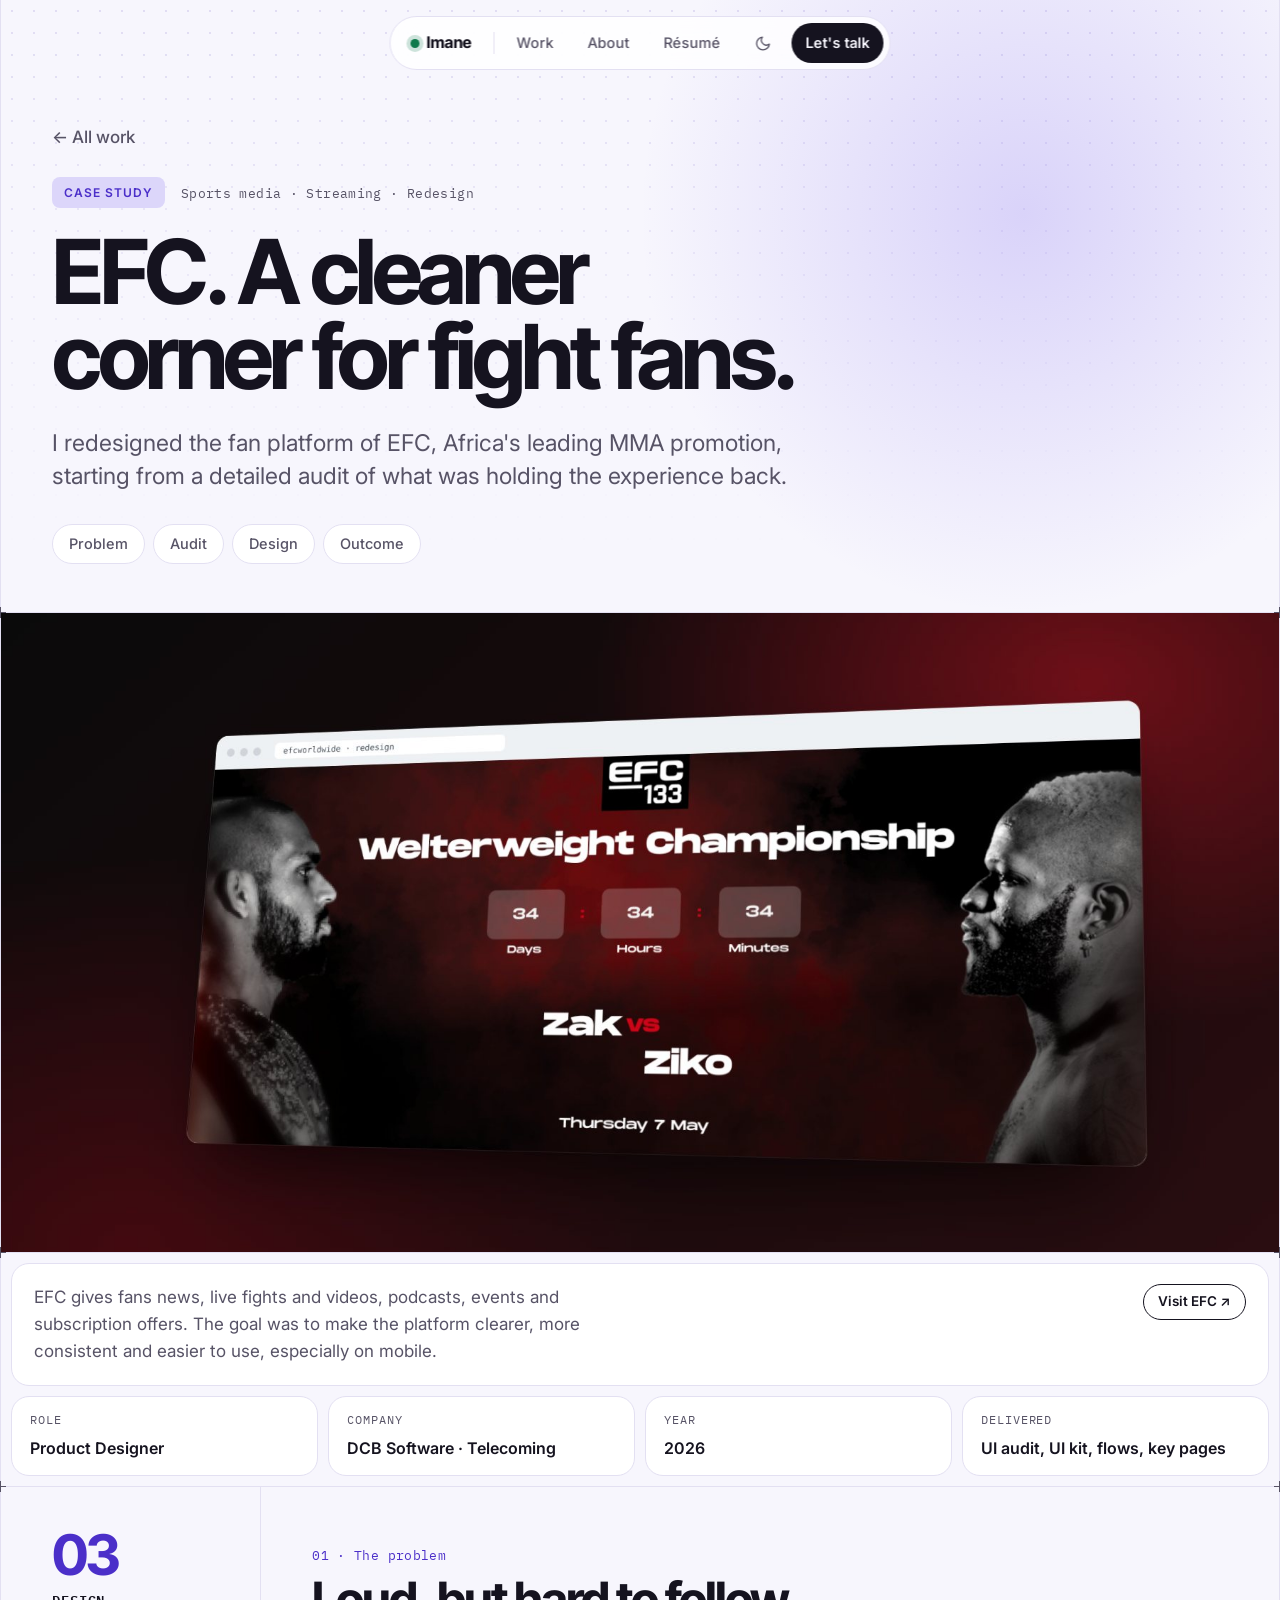
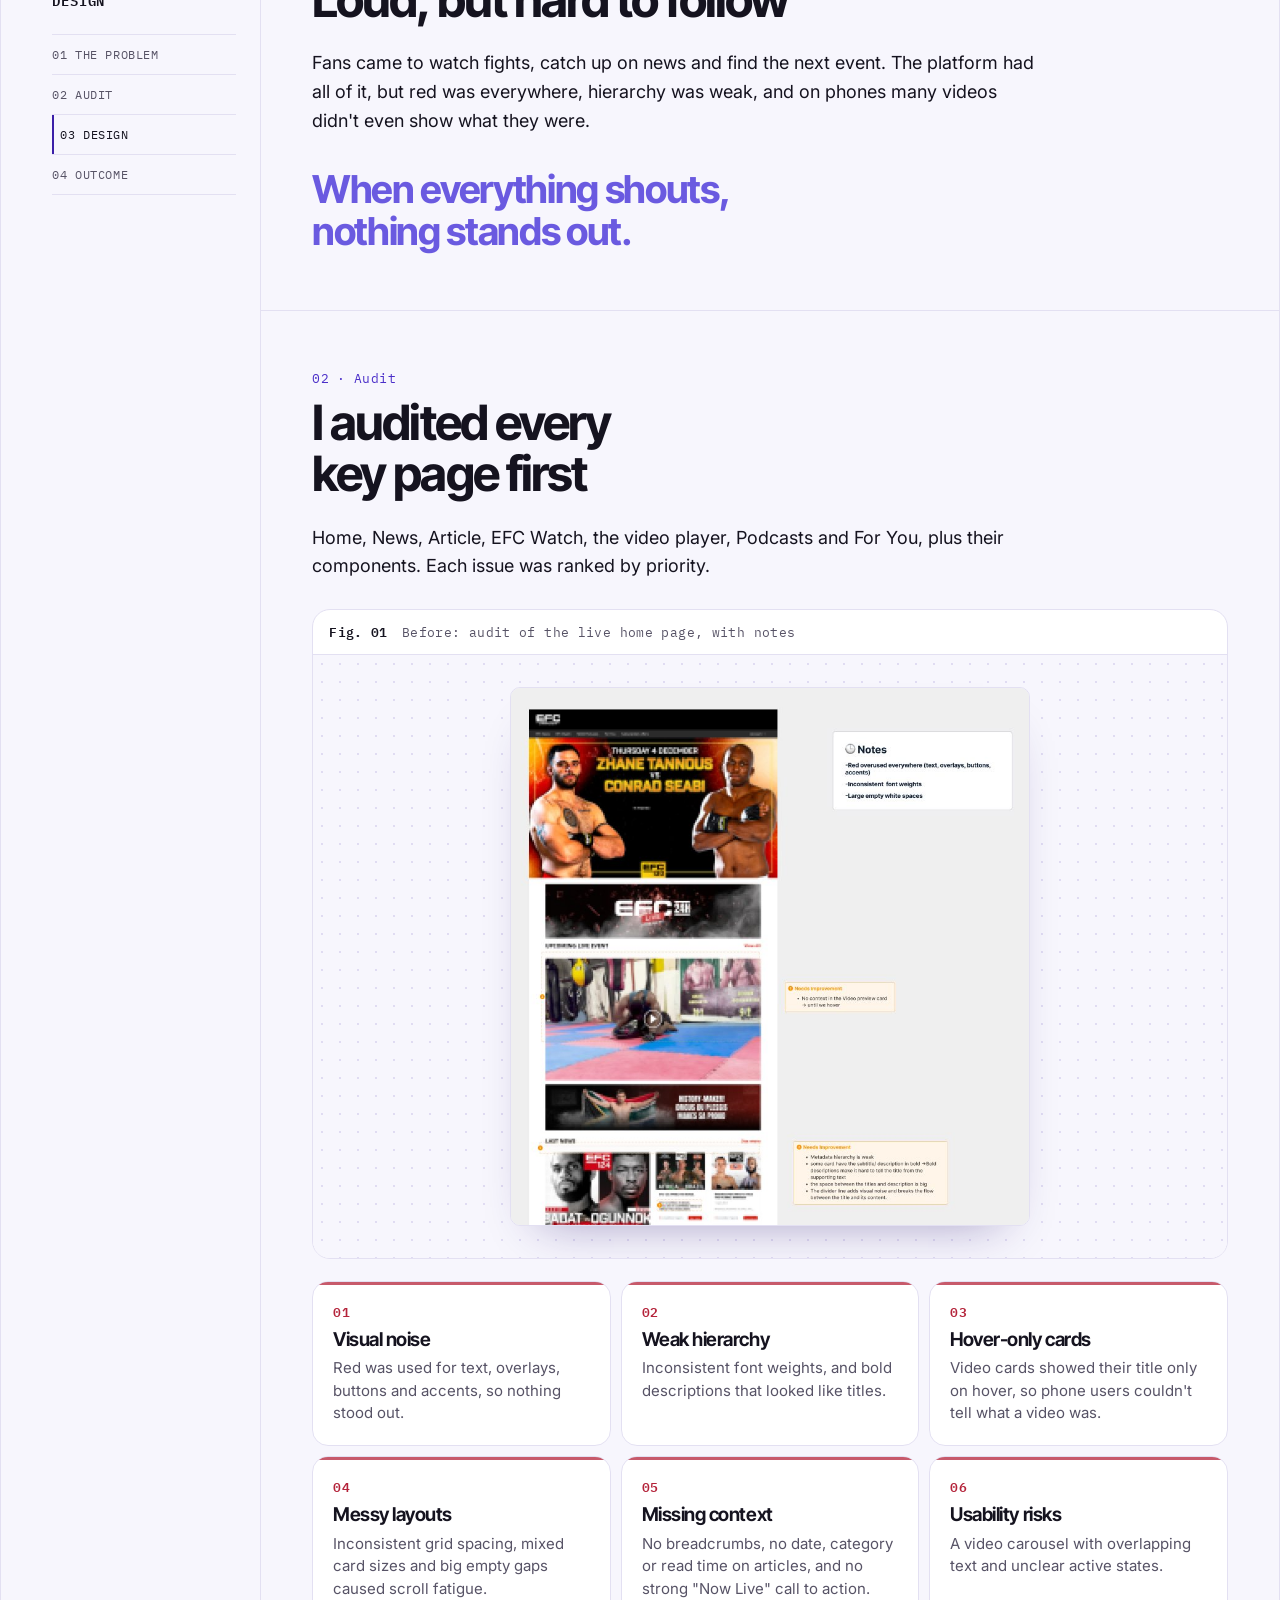
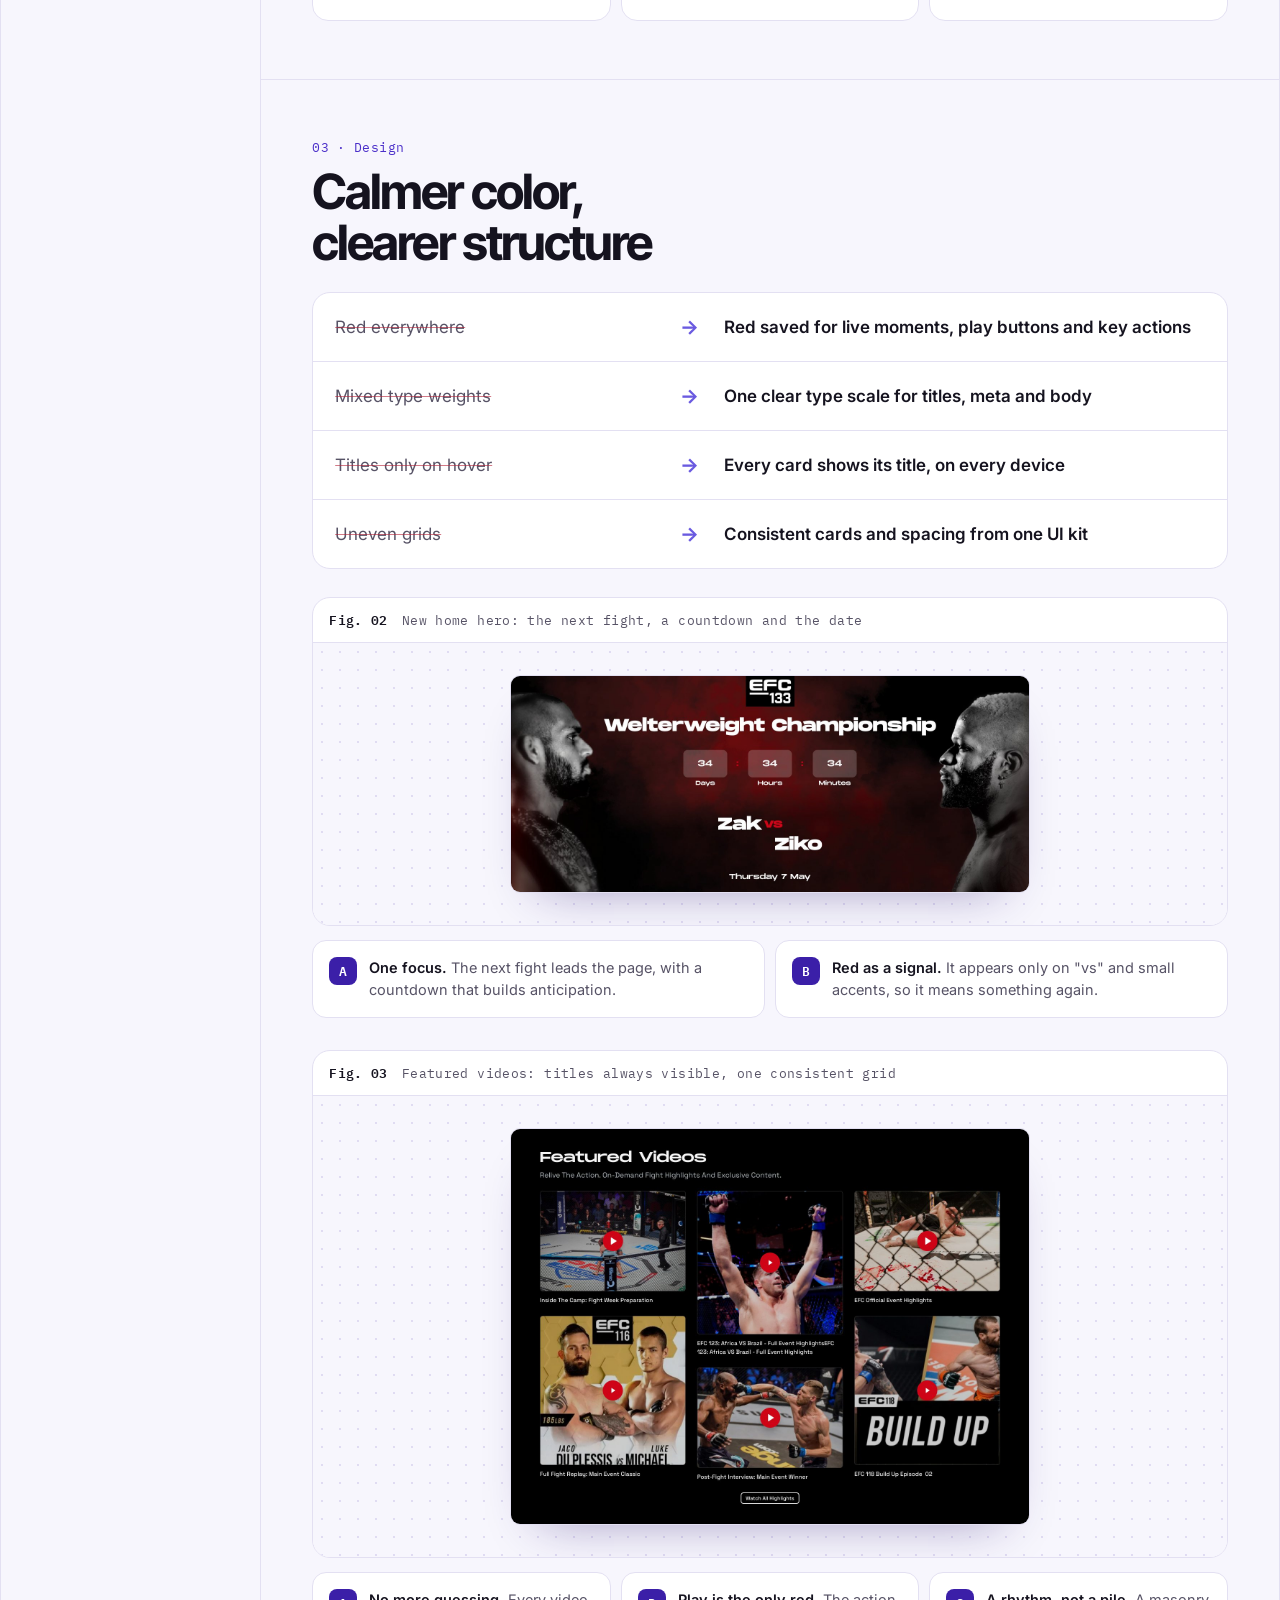
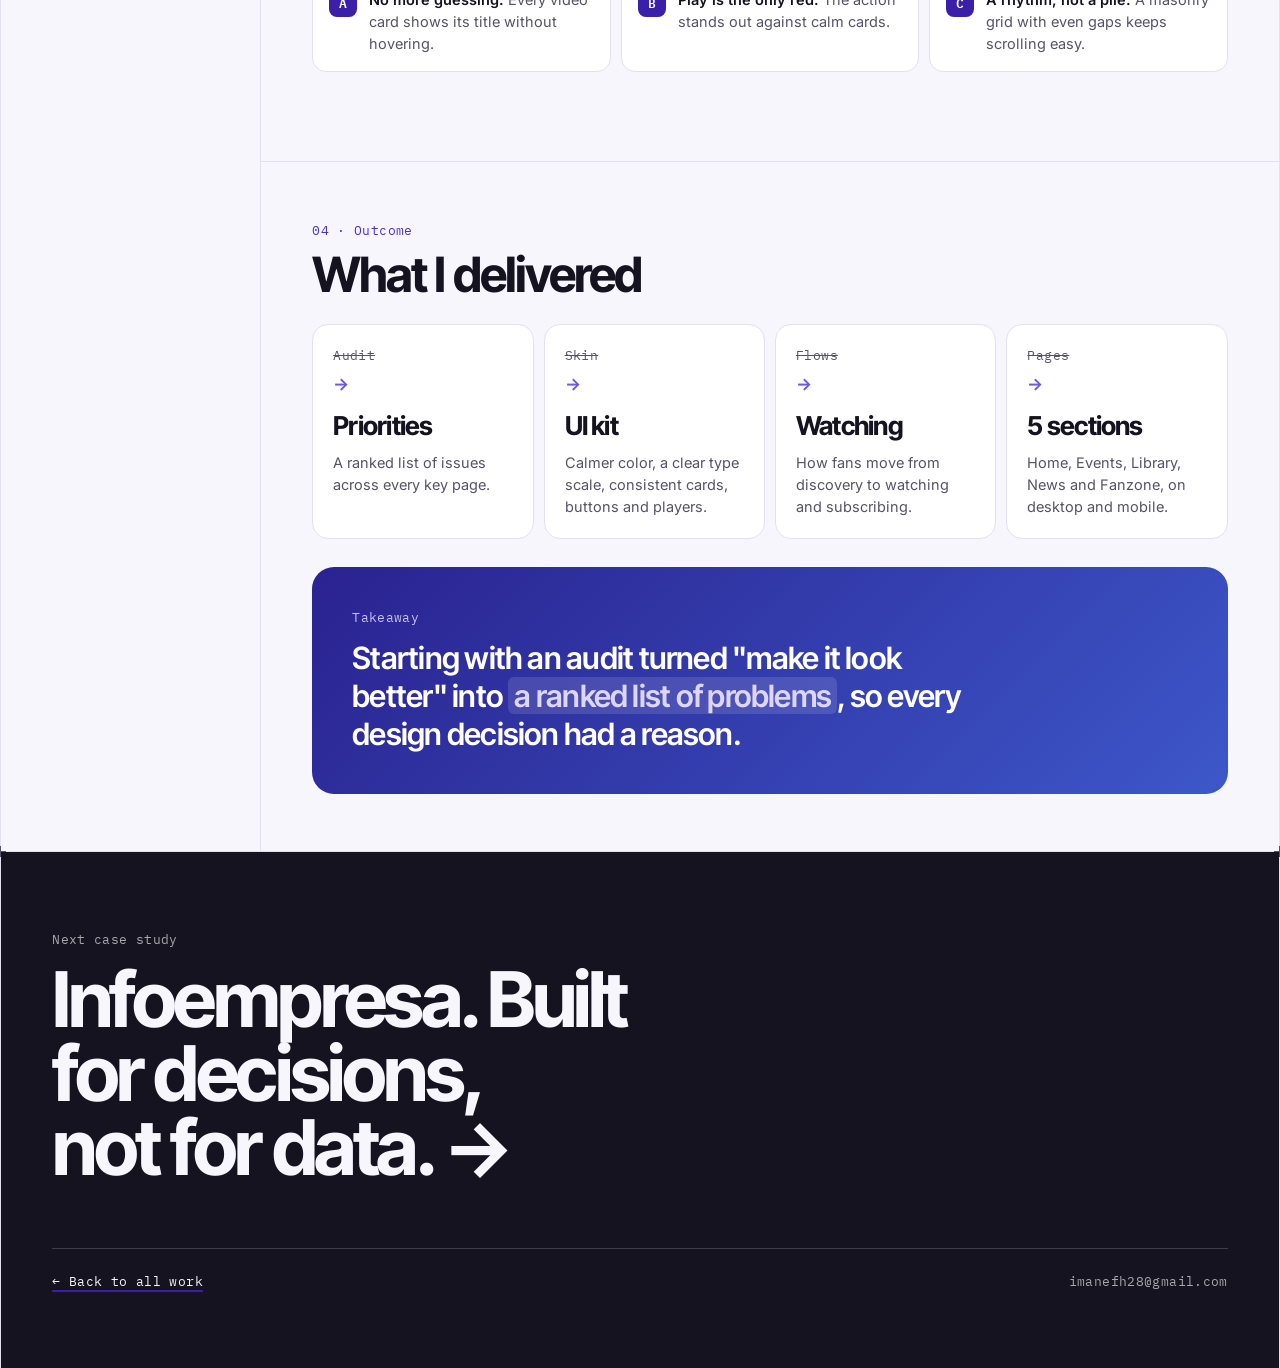
<file: efc.html>
<!DOCTYPE html>
<html lang="en">
<head>
<meta charset="utf-8">
<meta name="viewport" content="width=device-width, initial-scale=1">
<title>EFC Case Study · Imane Fehis</title>
<meta name="description" content="How Imane Fehis redesigned the fan platform of EFC, Africa's leading MMA promotion, starting from a prioritized UI audit.">
<link rel="preconnect" href="https://fonts.googleapis.com">
<link rel="preconnect" href="https://fonts.gstatic.com" crossorigin="">
<link rel="stylesheet" href="https://fonts.googleapis.com/css2?family=Inter+Tight:wght@500;600;700;800&amp;family=Inter:wght@400;500;600&amp;family=IBM+Plex+Mono:wght@400;500;600&amp;display=swap">
<link rel="stylesheet" href="style.css?v=15">
</head>
<body>

<nav class="pillnav" aria-label="Main">
  <a class="home" href="index.html"><span class="dot" aria-hidden="true"></span><span class="name">Imane</span></a>
  <span class="sep" aria-hidden="true"></span>
  <a href="work.html">Work</a>
  <a class="hide-sm" href="index.html#about">About</a>
  <a class="hide-sm" href="resume.pdf" target="_blank" rel="noopener">Résumé</a>
  <button type="button" id="themeToggle" aria-label="Switch theme"><svg viewBox="0 0 24 24" fill="none" stroke="currentColor" stroke-width="1.8" stroke-linecap="round" stroke-linejoin="round" aria-hidden="true"><path d="M21 12.8A9 9 0 1 1 11.2 3a7 7 0 0 0 9.8 9.8z"></path></svg></button>
  <a class="cta" href="index.html#contact">Let's talk</a>
</nav>

<main class="frame">
  <header class="cs-hero">
    <a class="back" href="work.html">← All work</a>
    <div class="kicker mono"><span class="tagpill">Case study</span><span>Sports media · Streaming · Redesign</span></div>
    <h1>EFC. A cleaner corner <span class="h1-sub">for fight fans.</span></h1>
    <p class="thesis">I redesigned the fan platform of EFC, Africa's leading MMA promotion, starting from a detailed audit of what was holding the experience back.</p>
    <nav class="chapters" aria-label="Jump to a chapter">
      <a href="#problem">Problem</a><a href="#audit">Audit</a><a href="#design">Design</a><a href="#outcome">Outcome</a>
    </nav>
  </header>

  <div class="band cover-band"><img src="cover-efc.jpg" alt="Redesigned EFC home page hero with a fight countdown, shown in a browser window"></div>

  <div class="band bento">
    <div class="bento-intro">
      <p>EFC gives fans news, live fights and videos, podcasts, events and subscription offers. The goal was to make the platform clearer, more consistent and easier to use, especially on mobile.</p>
      <a class="btn small" href="https://za.efcfights.net/en">Visit EFC ↗</a>
    </div>
    <div class="tile"><span class="mono">Role</span><b>Product Designer</b></div>
    <div class="tile"><span class="mono">Company</span><b>DCB Software · Telecoming</b></div>
    <div class="tile"><span class="mono">Year</span><b>2026</b></div>
    <div class="tile"><span class="mono">Delivered</span><b>UI audit, UI kit, flows, key pages</b></div>
  </div>

  <div class="band cs-layout">
    <aside class="toc">
      <nav aria-label="Case study sections">
        <div class="big-n mono" id="tocNum">01</div>
        <div class="cur" id="tocCur">The problem</div>
        <ol>
          <li><a href="#problem">01 The problem</a></li>
          <li><a href="#audit">02 Audit</a></li>
          <li><a href="#design">03 Design</a></li>
          <li><a href="#outcome">04 Outcome</a></li>
        </ol>
      </nav>
    </aside>

    <div class="content">
      <section class="chapter" id="problem" data-track="" data-n="01" data-title="The problem">
        <span class="label mono">01 · The problem</span>
        <h2>Loud, but hard to follow</h2>
        <div class="prose">
          <p>Fans came to watch fights, catch up on news and find the next event. The platform had all of it, but red was everywhere, hierarchy was weak, and on phones many videos didn't even show what they were.</p>
        </div>
        <p class="pull">When everything shouts, nothing stands out.</p>
      </section>

      <section class="chapter" id="audit" data-track="" data-n="02" data-title="Audit">
        <span class="label mono">02 · Audit</span>
        <h2>I audited every key page first</h2>
        <div class="prose"><p>Home, News, Article, EFC Watch, the video player, Podcasts and For You, plus their components. Each issue was ranked by priority.</p></div>
        <figure class="figure shot "><div class="cap mono"><b>Fig. 01</b><span>Before: audit of the live home page, with notes</span></div><a href="efc-audit.jpg" class="zoom" aria-label="Open full-size image"><img src="efc-audit.jpg" alt="The old EFC home page annotated with audit notes about overused red, inconsistent font weights and empty space" loading="lazy"></a></figure>
        <div class="audit" style="margin-top: 22px;">
          <div><span class="mono">01</span><h4>Visual noise</h4><p>Red was used for text, overlays, buttons and accents, so nothing stood out.</p></div>
          <div><span class="mono">02</span><h4>Weak hierarchy</h4><p>Inconsistent font weights, and bold descriptions that looked like titles.</p></div>
          <div><span class="mono">03</span><h4>Hover-only cards</h4><p>Video cards showed their title only on hover, so phone users couldn't tell what a video was.</p></div>
          <div><span class="mono">04</span><h4>Messy layouts</h4><p>Inconsistent grid spacing, mixed card sizes and big empty gaps caused scroll fatigue.</p></div>
          <div><span class="mono">05</span><h4>Missing context</h4><p>No breadcrumbs, no date, category or read time on articles, and no strong "Now Live" call to action.</p></div>
          <div><span class="mono">06</span><h4>Usability risks</h4><p>A video carousel with overlapping text and unclear active states.</p></div>
        </div>
      </section>

      <section class="chapter" id="design" data-track="" data-n="03" data-title="Design">
        <span class="label mono">03 · Design</span>
        <h2>Calmer color, clearer structure</h2>
        <div class="p2s">
          <div class="p2s-row"><span>Red everywhere</span><i aria-hidden="true">→</i><b>Red saved for live moments, play buttons and key actions</b></div>
          <div class="p2s-row"><span>Mixed type weights</span><i aria-hidden="true">→</i><b>One clear type scale for titles, meta and body</b></div>
          <div class="p2s-row"><span>Titles only on hover</span><i aria-hidden="true">→</i><b>Every card shows its title, on every device</b></div>
          <div class="p2s-row"><span>Uneven grids</span><i aria-hidden="true">→</i><b>Consistent cards and spacing from one UI kit</b></div>
        </div>
        <div style="margin-top: 28px;"></div>
        <figure class="figure shot "><div class="cap mono"><b>Fig. 02</b><span>New home hero: the next fight, a countdown and the date</span></div><a href="efc-hero.jpg" class="zoom" aria-label="Open full-size image"><img src="efc-hero.jpg" alt="Redesigned hero for EFC 133 Welterweight Championship with a countdown in days, hours and minutes" loading="lazy"></a></figure>
        <div class="highlights">
          <div><span class="hl-k">A</span><p><b>One focus.</b> The next fight leads the page, with a countdown that builds anticipation.</p></div>
          <div><span class="hl-k">B</span><p><b>Red as a signal.</b> It appears only on "vs" and small accents, so it means something again.</p></div>
        </div>
        <figure class="figure shot "><div class="cap mono"><b>Fig. 03</b><span>Featured videos: titles always visible, one consistent grid</span></div><a href="efc-videos.jpg" class="zoom" aria-label="Open full-size image"><img src="efc-videos.jpg" alt="Featured videos section with six video cards, each with a play button and a visible title" loading="lazy"></a></figure>
        <div class="highlights">
          <div><span class="hl-k">A</span><p><b>No more guessing.</b> Every video card shows its title without hovering.</p></div>
          <div><span class="hl-k">B</span><p><b>Play is the only red.</b> The action stands out against calm cards.</p></div>
          <div><span class="hl-k">C</span><p><b>A rhythm, not a pile.</b> A masonry grid with even gaps keeps scrolling easy.</p></div>
        </div>
      </section>

      <section class="chapter" id="outcome" data-track="" data-n="04" data-title="Outcome">
        <span class="label mono">04 · Outcome</span>
        <h2>What I delivered</h2>
        <div class="shift">
          <div><span class="mono">Audit</span><i aria-hidden="true">→</i><b>Priorities</b><p>A ranked list of issues across every key page.</p></div>
          <div><span class="mono">Skin</span><i aria-hidden="true">→</i><b>UI kit</b><p>Calmer color, a clear type scale, consistent cards, buttons and players.</p></div>
          <div><span class="mono">Flows</span><i aria-hidden="true">→</i><b>Watching</b><p>How fans move from discovery to watching and subscribing.</p></div>
          <div><span class="mono">Pages</span><i aria-hidden="true">→</i><b>5 sections</b><p>Home, Events, Library, News and Fanzone, on desktop and mobile.</p></div>
        </div>
        <blockquote class="takeaway">
          <span class="mono">Takeaway</span>
          <p>Starting with an audit turned "make it look better" into <em>a ranked list of problems</em>, so every design decision had a reason.</p>
        </blockquote>
      </section>
    </div>
  </div>

  <section class="band next">
    <div class="inner">
      <a class="big" href="infoempresa.html"><span class="mono">Next case study</span><h2>Infoempresa. Built for decisions, not for data. →</h2></a>
      <div class="row mono"><a href="work.html">← Back to all work</a><span>imanefh28@gmail.com</span></div>
    </div>
  </section>
</main>

<script src="main.js?v=15"></script>
</body>
</html>
</file>
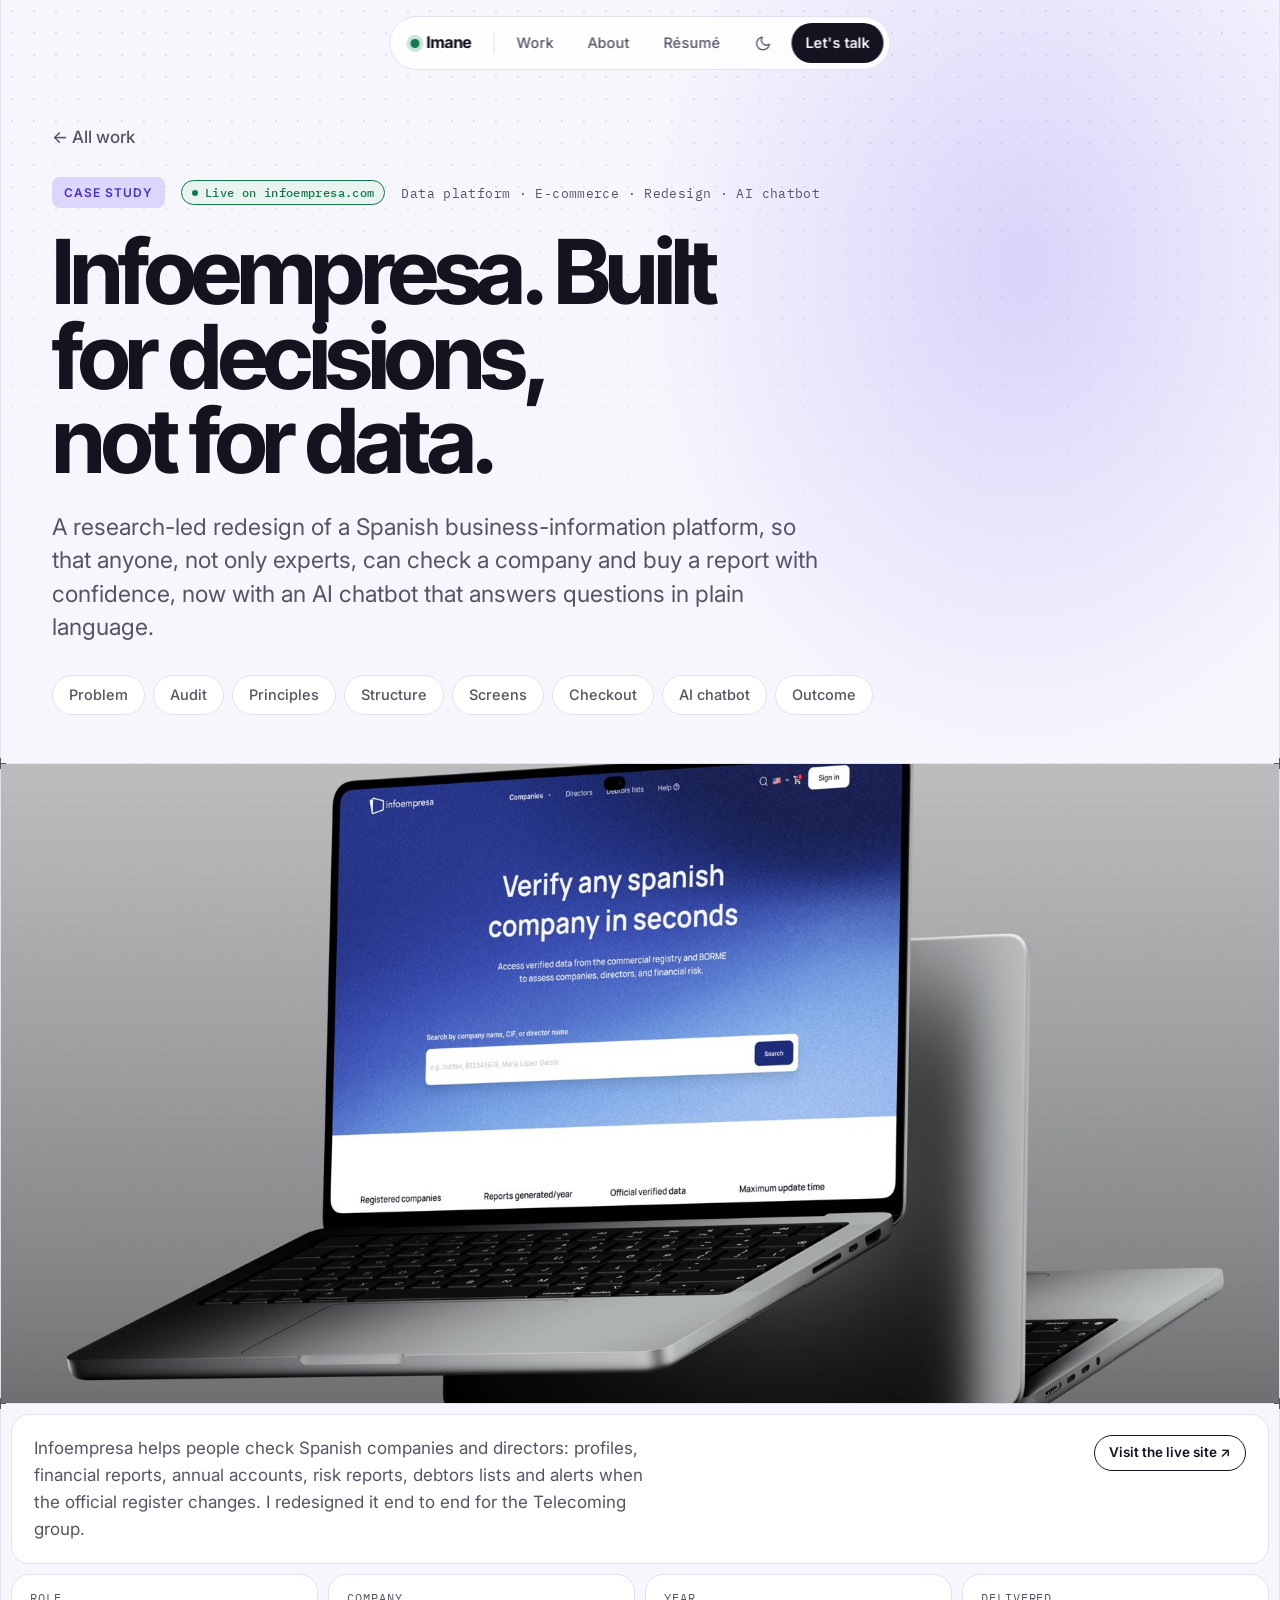
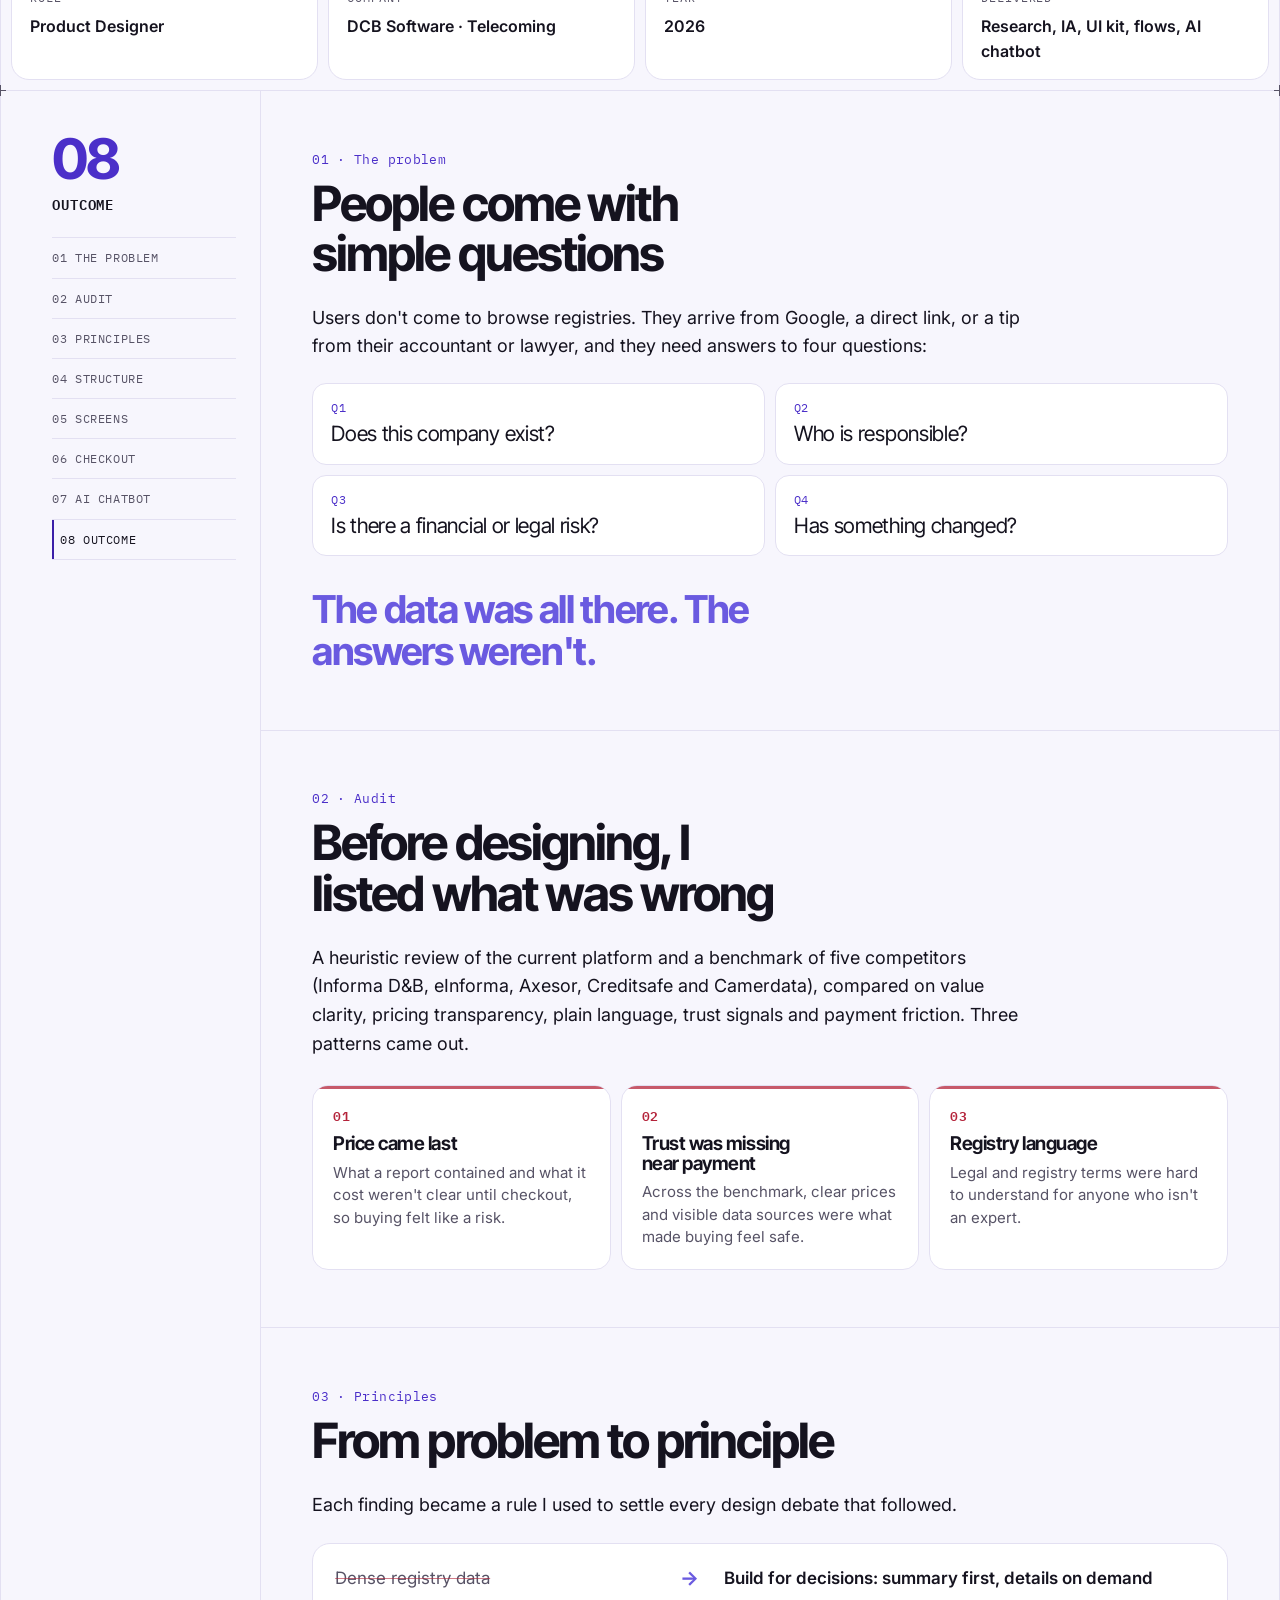
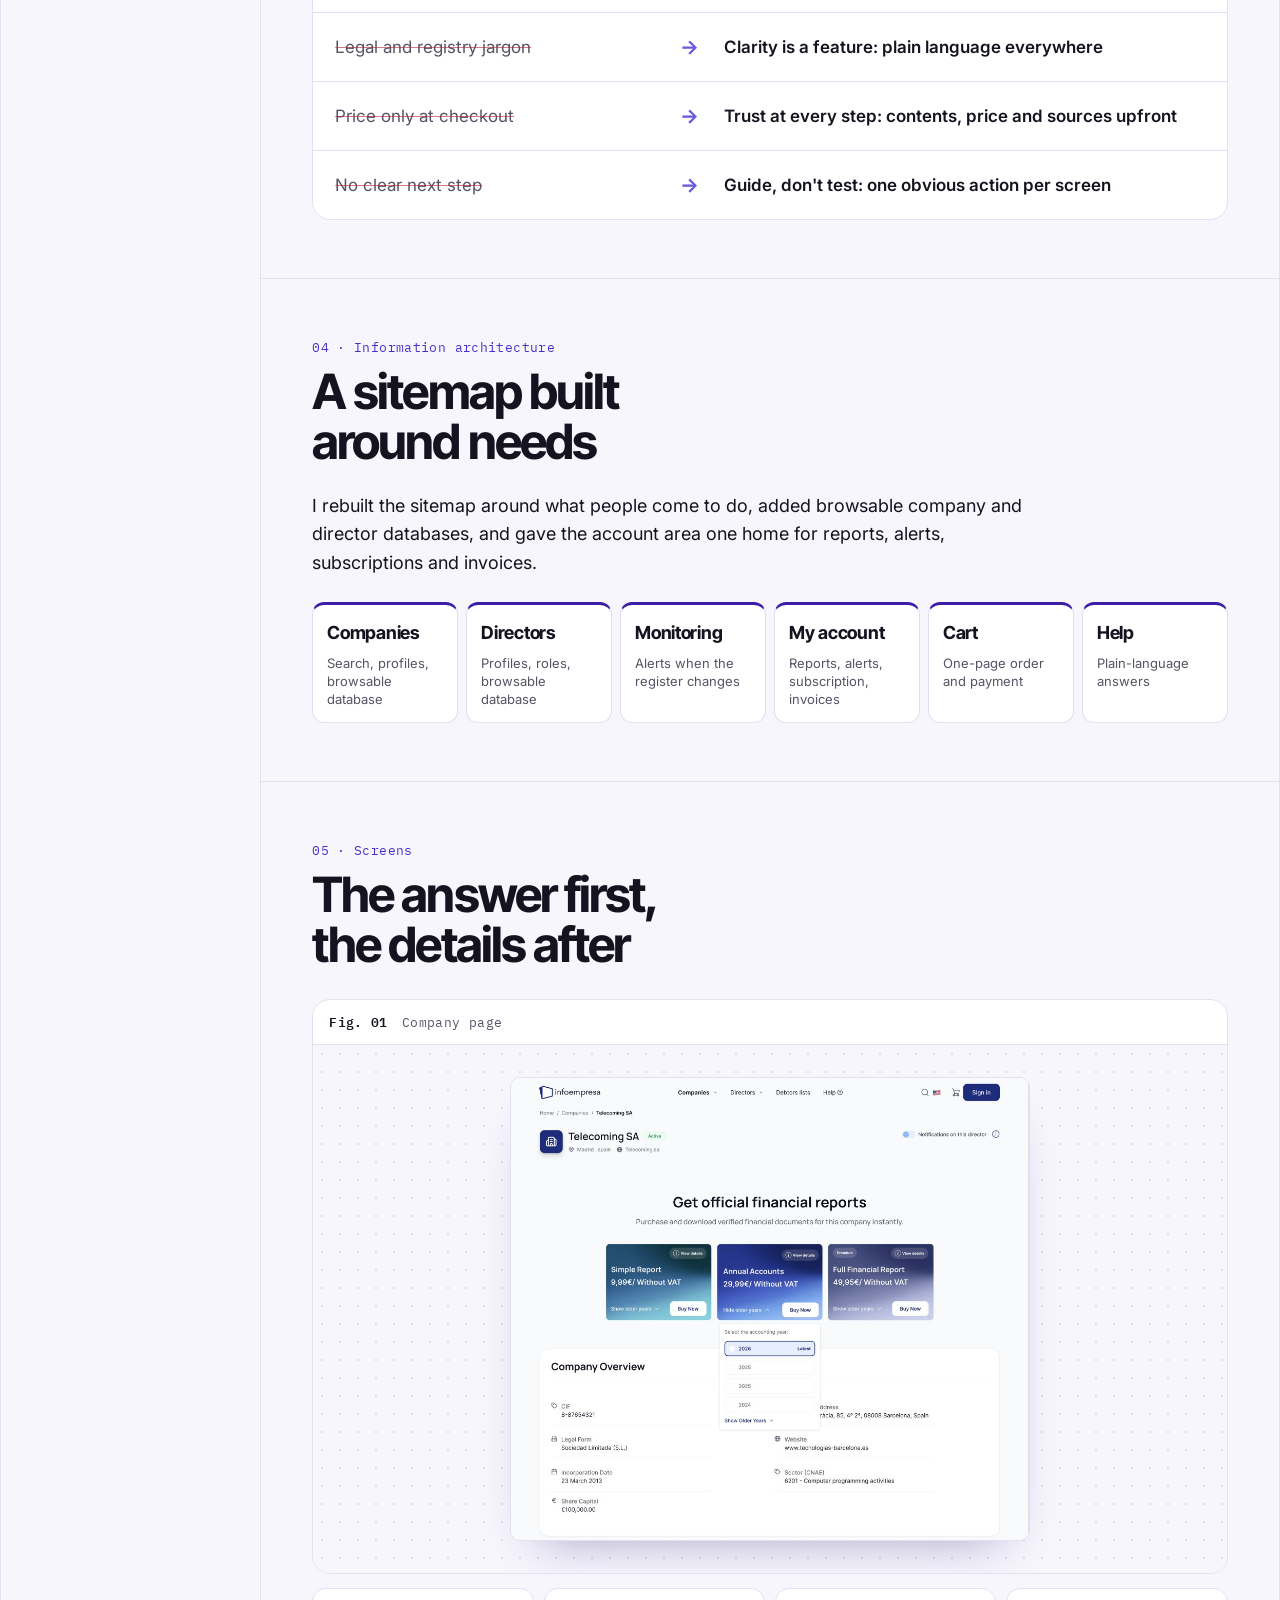
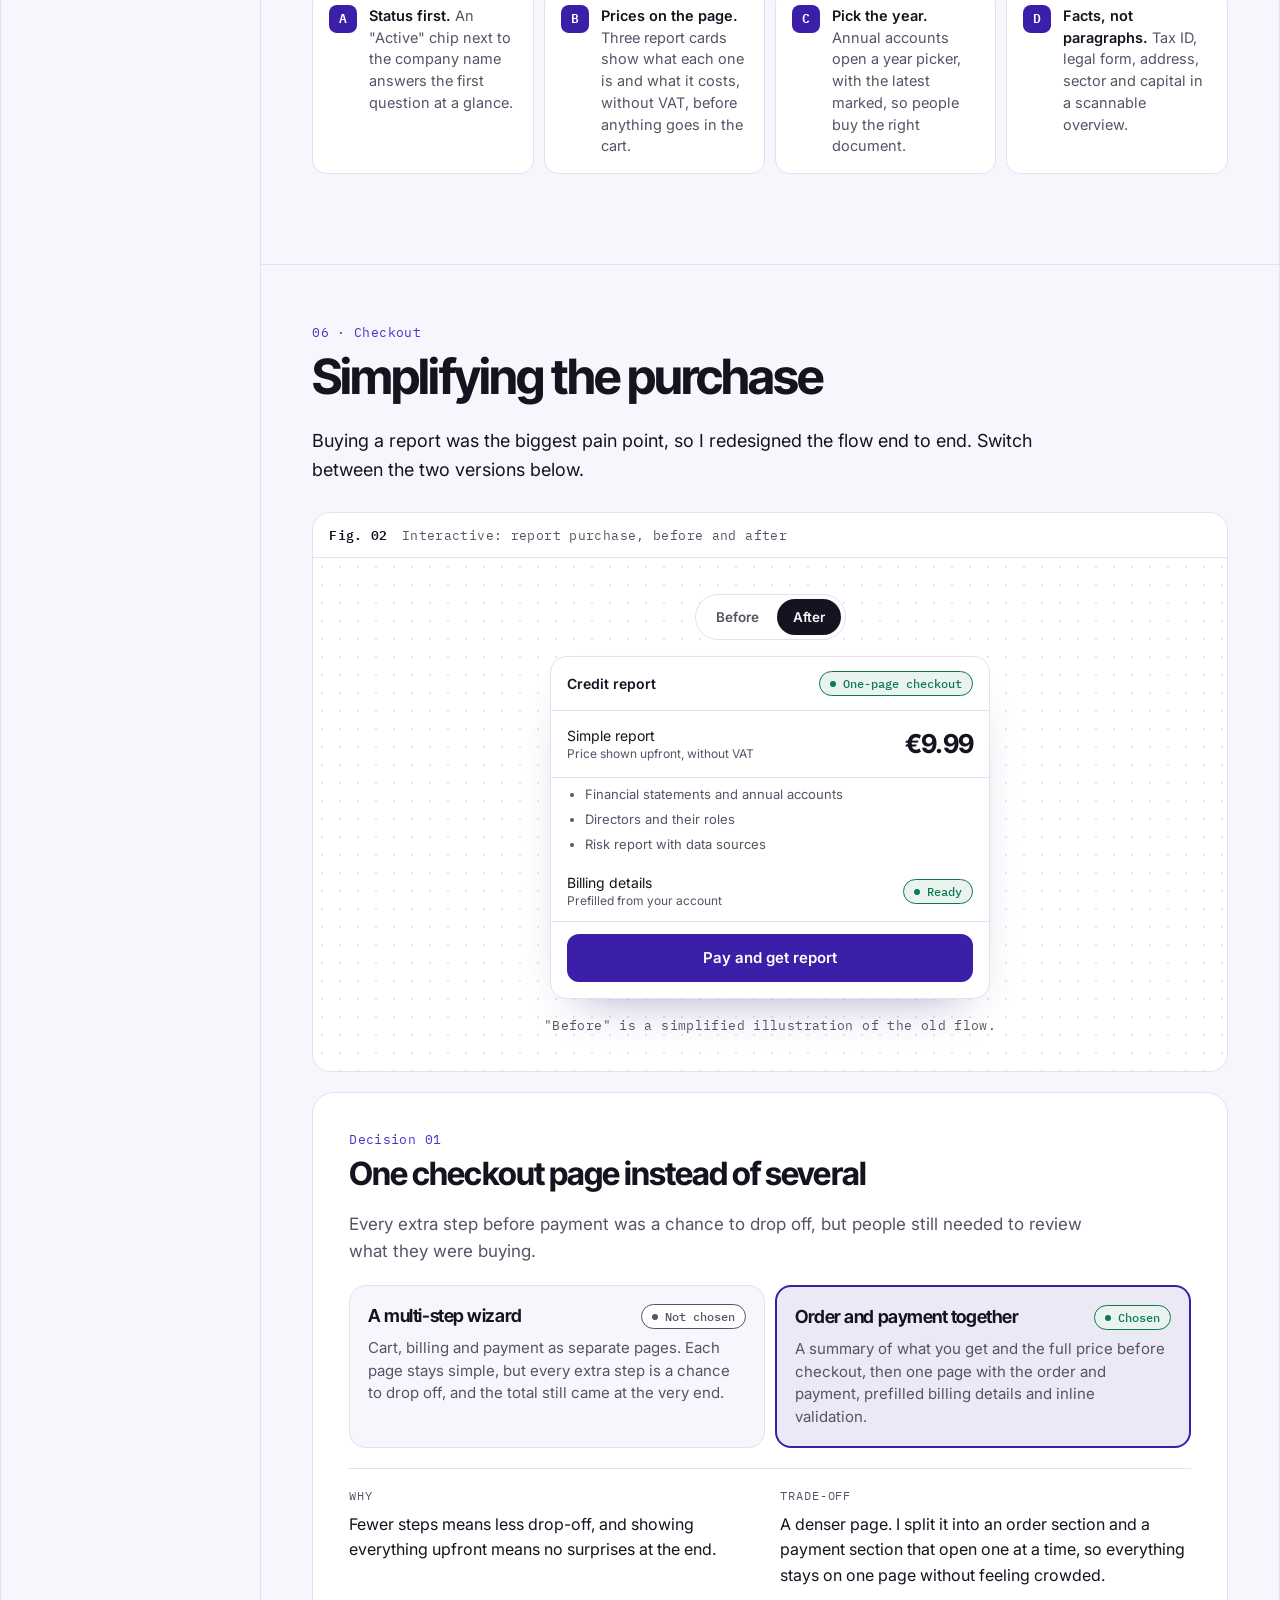
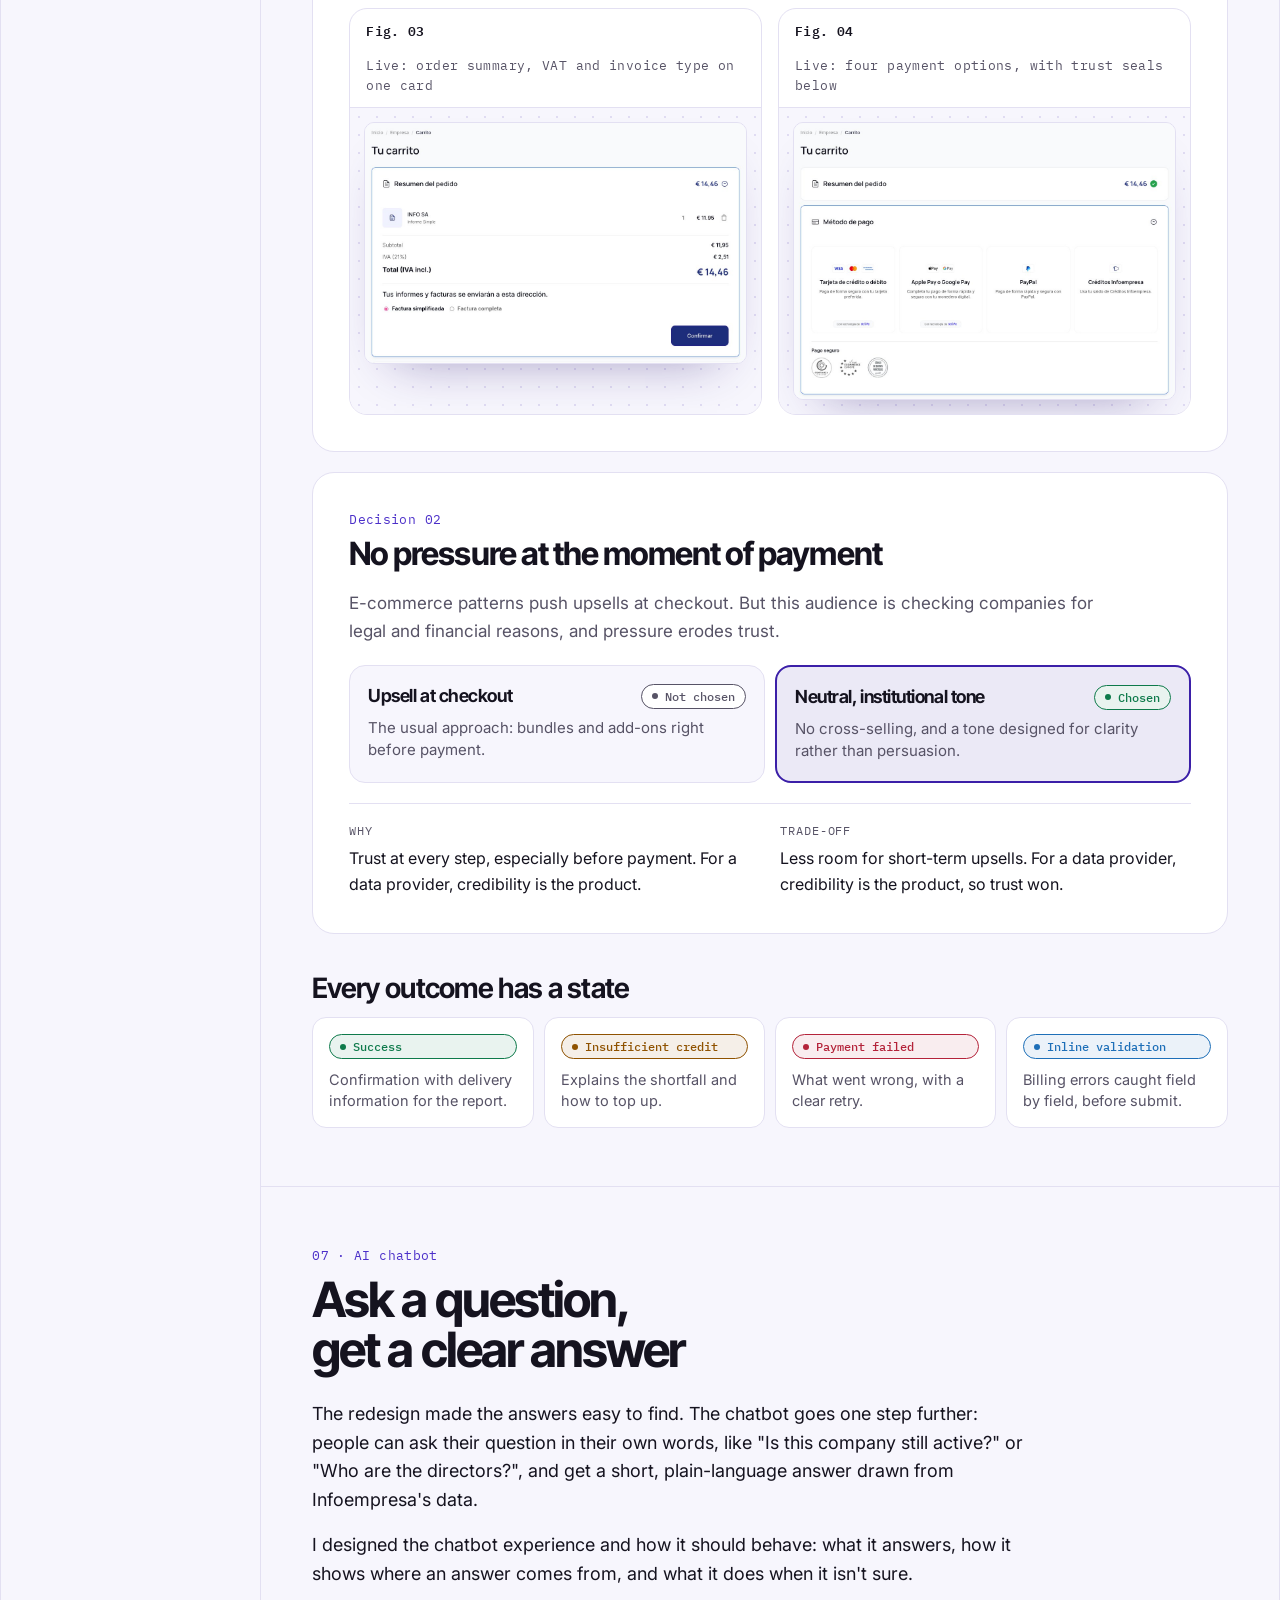
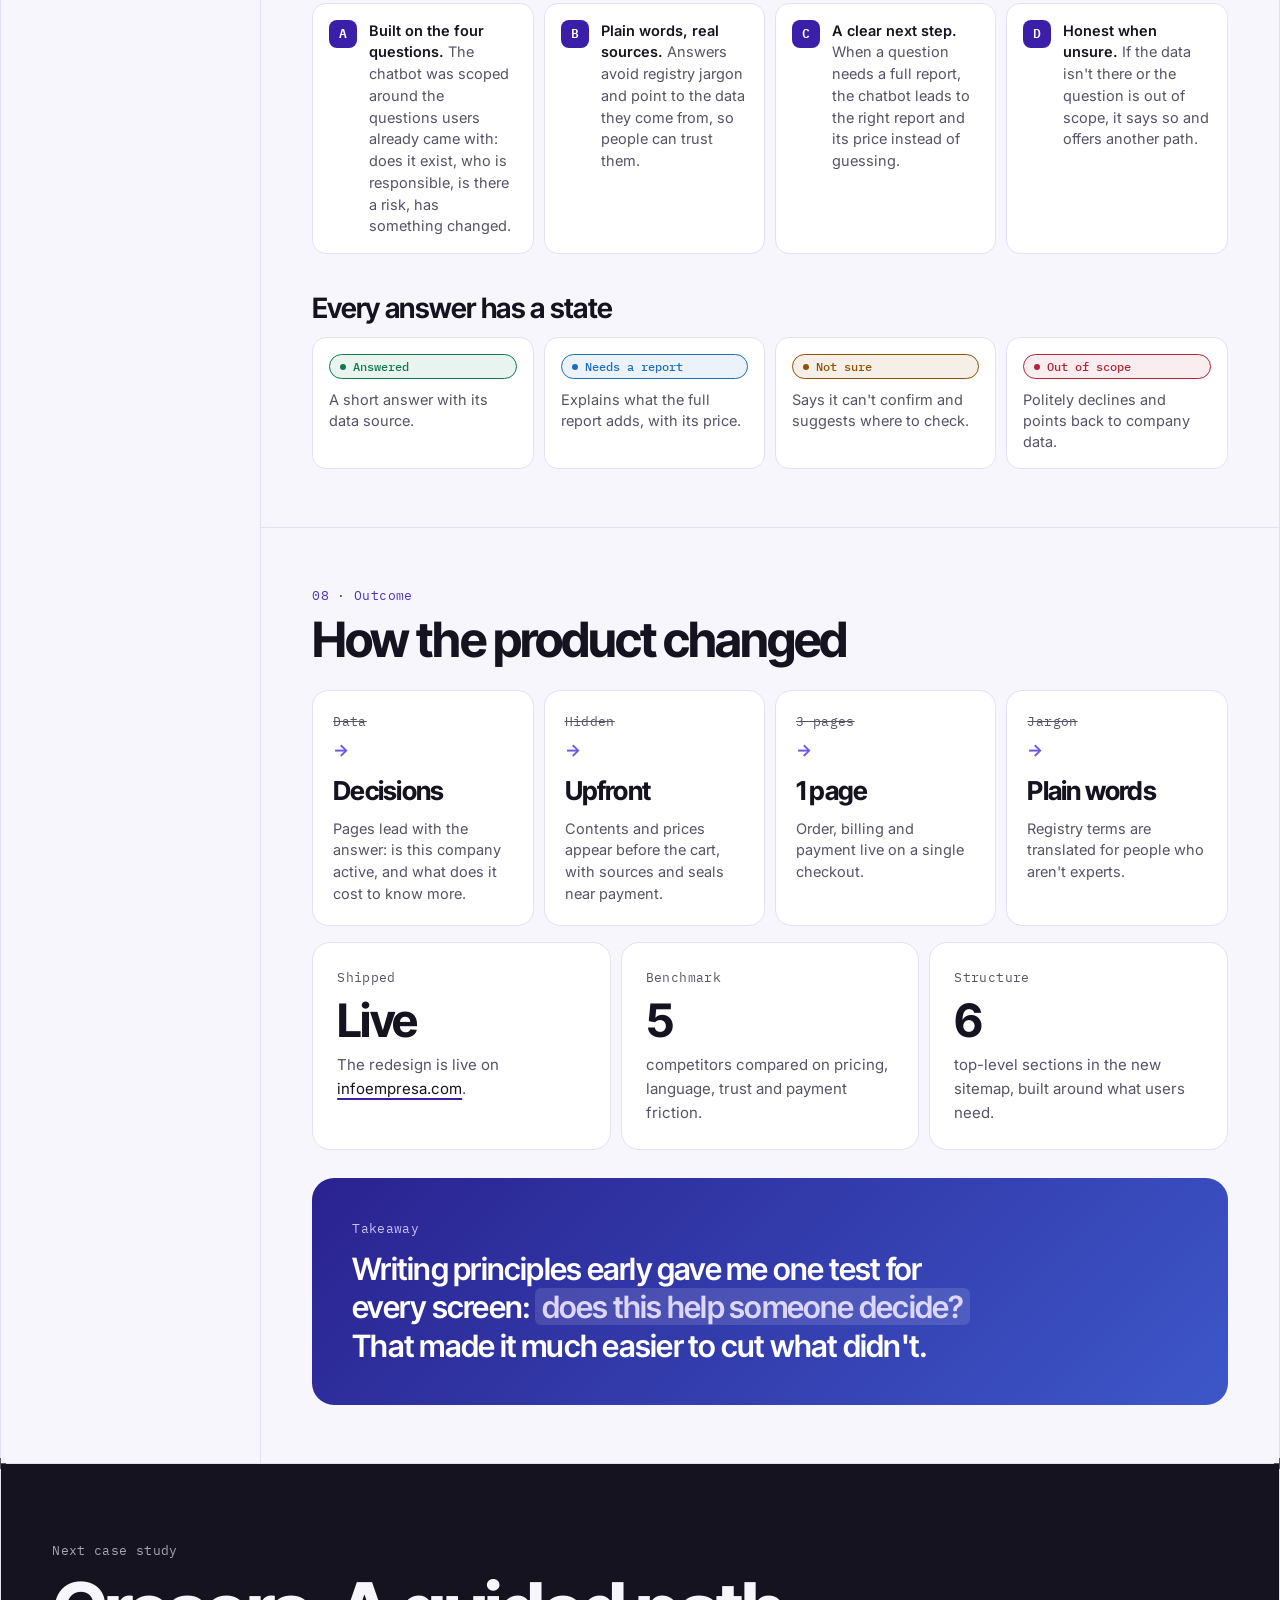
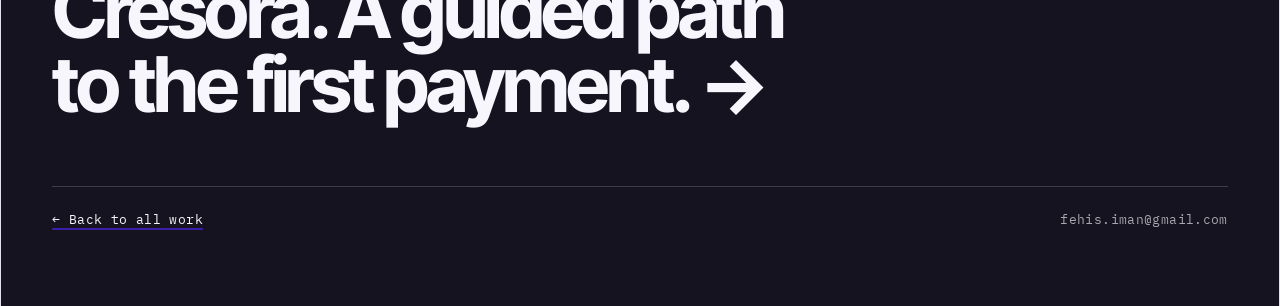
<file: infoempresa.html>
<!DOCTYPE html>
<html lang="en">
<head>
<meta charset="utf-8">
<meta name="viewport" content="width=device-width, initial-scale=1">
<title>Infoempresa Case Study · Imane Fehis</title>
<meta name="description" content="How Imane Fehis redesigned Infoempresa, a Spanish business-information platform, around decisions instead of data, and designed its AI chatbot.">
<link rel="preconnect" href="https://fonts.googleapis.com">
<link rel="preconnect" href="https://fonts.gstatic.com" crossorigin="">
<link rel="stylesheet" href="https://fonts.googleapis.com/css2?family=Inter+Tight:wght@500;600;700;800&amp;family=Inter:wght@400;500;600&amp;family=IBM+Plex+Mono:wght@400;500;600&amp;display=swap">
<link rel="stylesheet" href="style.css?v=15">
</head>
<body>

<nav class="pillnav" aria-label="Main">
  <a class="home" href="index.html"><span class="dot" aria-hidden="true"></span><span class="name">Imane</span></a>
  <span class="sep" aria-hidden="true"></span>
  <a href="work.html">Work</a>
  <a class="hide-sm" href="index.html#about">About</a>
  <a class="hide-sm" href="resume.pdf" target="_blank" rel="noopener">Résumé</a>
  <button type="button" id="themeToggle" aria-label="Switch theme"><svg viewBox="0 0 24 24" fill="none" stroke="currentColor" stroke-width="1.8" stroke-linecap="round" stroke-linejoin="round" aria-hidden="true"><path d="M21 12.8A9 9 0 1 1 11.2 3a7 7 0 0 0 9.8 9.8z"></path></svg></button>
  <a class="cta" href="index.html#contact">Let's talk</a>
</nav>

<main class="frame">
  <header class="cs-hero">
    <a class="back" href="work.html">← All work</a>
    <div class="kicker mono"><span class="tagpill">Case study</span><span class="chip ok pulse">Live on infoempresa.com</span><span>Data platform · E-commerce · Redesign · AI chatbot</span></div>
    <h1>Infoempresa. <span class="h1-sub">Built for decisions, not for data.</span></h1>
    <p class="thesis">A research-led redesign of a Spanish business-information platform, so that anyone, not only experts, can check a company and buy a report with confidence, now with an AI chatbot that answers questions in plain language.</p>
    <nav class="chapters" aria-label="Jump to a chapter">
      <a href="#problem">Problem</a><a href="#audit">Audit</a><a href="#principles">Principles</a><a href="#ia">Structure</a><a href="#screens">Screens</a><a href="#checkout">Checkout</a><a href="#chatbot">AI chatbot</a><a href="#outcome">Outcome</a>
    </nav>
  </header>

  <div class="band cover-band"><img src="cover-infoempresa.jpg" alt="Infoempresa redesign shown on two laptops"></div>

  <div class="band bento">
    <div class="bento-intro">
      <p>Infoempresa helps people check Spanish companies and directors: profiles, financial reports, annual accounts, risk reports, debtors lists and alerts when the official register changes. I redesigned it end to end for the Telecoming group.</p>
      <a class="btn small" href="https://www.infoempresa.com/">Visit the live site ↗</a>
    </div>
    <div class="tile"><span class="mono">Role</span><b>Product Designer</b></div>
    <div class="tile"><span class="mono">Company</span><b>DCB Software · Telecoming</b></div>
    <div class="tile"><span class="mono">Year</span><b>2026</b></div>
    <div class="tile"><span class="mono">Delivered</span><b>Research, IA, UI kit, flows, AI chatbot</b></div>
  </div>

  <div class="band cs-layout">
    <aside class="toc">
      <nav aria-label="Case study sections">
        <div class="big-n mono" id="tocNum">01</div>
        <div class="cur" id="tocCur">The problem</div>
        <ol>
          <li><a href="#problem">01 The problem</a></li>
          <li><a href="#audit">02 Audit</a></li>
          <li><a href="#principles">03 Principles</a></li>
          <li><a href="#ia">04 Structure</a></li>
          <li><a href="#screens">05 Screens</a></li>
          <li><a href="#checkout">06 Checkout</a></li>
          <li><a href="#chatbot">07 AI chatbot</a></li>
          <li><a href="#outcome">08 Outcome</a></li>
        </ol>
      </nav>
    </aside>

    <div class="content">
      <section class="chapter" id="problem" data-track="" data-n="01" data-title="The problem">
        <span class="label mono">01 · The problem</span>
        <h2>People come with simple questions</h2>
        <div class="prose">
          <p>Users don't come to browse registries. They arrive from Google, a direct link, or a tip from their accountant or lawyer, and they need answers to four questions:</p>
        </div>
        <div class="questions" style="margin-top: 22px;">
          <div><span class="mono">Q1</span>Does this company exist?</div>
          <div><span class="mono">Q2</span>Who is responsible?</div>
          <div><span class="mono">Q3</span>Is there a financial or legal risk?</div>
          <div><span class="mono">Q4</span>Has something changed?</div>
        </div>
        <p class="pull">The data was all there. The answers weren't.</p>
      </section>

      <section class="chapter" id="audit" data-track="" data-n="02" data-title="Audit">
        <span class="label mono">02 · Audit</span>
        <h2>Before designing, I listed what was wrong</h2>
        <div class="prose"><p>A heuristic review of the current platform and a benchmark of five competitors (Informa D&amp;B, eInforma, Axesor, Creditsafe and Camerdata), compared on value clarity, pricing transparency, plain language, trust signals and payment friction. Three patterns came out.</p></div>
        <div class="audit">
          <div><span class="mono">01</span><h4>Price came last</h4><p>What a report contained and what it cost weren't clear until checkout, so buying felt like a risk.</p></div>
          <div><span class="mono">02</span><h4>Trust was missing near payment</h4><p>Across the benchmark, clear prices and visible data sources were what made buying feel safe.</p></div>
          <div><span class="mono">03</span><h4>Registry language</h4><p>Legal and registry terms were hard to understand for anyone who isn't an expert.</p></div>
        </div>
      </section>

      <section class="chapter" id="principles" data-track="" data-n="03" data-title="Principles">
        <span class="label mono">03 · Principles</span>
        <h2>From problem to principle</h2>
        <div class="prose"><p>Each finding became a rule I used to settle every design debate that followed.</p></div>
        <div class="p2s">
          <div class="p2s-row"><span>Dense registry data</span><i aria-hidden="true">→</i><b>Build for decisions: summary first, details on demand</b></div>
          <div class="p2s-row"><span>Legal and registry jargon</span><i aria-hidden="true">→</i><b>Clarity is a feature: plain language everywhere</b></div>
          <div class="p2s-row"><span>Price only at checkout</span><i aria-hidden="true">→</i><b>Trust at every step: contents, price and sources upfront</b></div>
          <div class="p2s-row"><span>No clear next step</span><i aria-hidden="true">→</i><b>Guide, don't test: one obvious action per screen</b></div>
        </div>
      </section>

      <section class="chapter" id="ia" data-track="" data-n="04" data-title="Structure">
        <span class="label mono">04 · Information architecture</span>
        <h2>A sitemap built around needs</h2>
        <div class="prose"><p>I rebuilt the sitemap around what people come to do, added browsable company and director databases, and gave the account area one home for reports, alerts, subscriptions and invoices.</p></div>
        <div class="ia" style="margin-top: 24px;">
          <div><b>Companies</b><small>Search, profiles, browsable database</small></div>
          <div><b>Directors</b><small>Profiles, roles, browsable database</small></div>
          <div><b>Monitoring</b><small>Alerts when the register changes</small></div>
          <div><b>My account</b><small>Reports, alerts, subscription, invoices</small></div>
          <div><b>Cart</b><small>One-page order and payment</small></div>
          <div><b>Help</b><small>Plain-language answers</small></div>
        </div>
      </section>

      <section class="chapter" id="screens" data-track="" data-n="05" data-title="Screens">
        <span class="label mono">05 · Screens</span>
        <h2>The answer first, the details after</h2>

        <figure class="figure shot">
          <div class="cap mono"><b>Fig. 01</b><span>Company page</span></div>
          <a href="info-company.jpg" class="zoom" aria-label="Open full-size image of the company page"><img src="info-company.jpg" alt="Company page showing an Active status chip, three report cards with prices without VAT, an accounting-year picker and the company overview" loading="lazy"></a>
        </figure>
        <div class="highlights">
          <div><span class="hl-k">A</span><p><b>Status first.</b> An "Active" chip next to the company name answers the first question at a glance.</p></div>
          <div><span class="hl-k">B</span><p><b>Prices on the page.</b> Three report cards show what each one is and what it costs, without VAT, before anything goes in the cart.</p></div>
          <div><span class="hl-k">C</span><p><b>Pick the year.</b> Annual accounts open a year picker, with the latest marked, so people buy the right document.</p></div>
          <div><span class="hl-k">D</span><p><b>Facts, not paragraphs.</b> Tax ID, legal form, address, sector and capital in a scannable overview.</p></div>
        </div>
      </section>

      <section class="chapter" id="checkout" data-track="" data-n="06" data-title="Checkout">
        <span class="label mono">06 · Checkout</span>
        <h2>Simplifying the purchase</h2>
        <div class="prose"><p>Buying a report was the biggest pain point, so I redesigned the flow end to end. Switch between the two versions below.</p></div>

        <div class="figure">
          <div class="cap mono"><b>Fig. 02</b><span>Interactive: report purchase, before and after</span></div>
          <div class="body" style="flex-direction: column; gap: 16px;">
            <div class="seg" role="group" aria-label="Compare checkout versions">
              <button type="button" data-mode="before" aria-pressed="false">Before</button>
              <button type="button" data-mode="after" aria-pressed="true">After</button>
            </div>
            <div class="demo" id="demoBuy">
              <div data-show="before" class="hide">
                <div class="demo-head"><span>Credit report</span><span class="chip idle">Step 1 of 3</span></div>
                <div class="demo-row"><div class="l">What's included?<small>Shown after adding to cart</small></div><span class="chip block">Unclear</span></div>
                <div class="demo-row"><div class="l">Price<small>Calculated at checkout</small></div><span class="chip block">Hidden</span></div>
                <div class="demo-row"><div class="l">Then<small>Cart → Billing → Payment</small></div><span class="chip warn">3 pages</span></div>
                <button type="button" class="demo-btn">Add to cart</button>
              </div>
              <div data-show="after">
                <div class="demo-head"><span>Credit report</span><span class="chip ok">One-page checkout</span></div>
                <div class="demo-row"><div class="l">Simple report<small>Price shown upfront, without VAT</small></div><span class="price">€9.99</span></div>
                <ul class="includes">
                  <li>Financial statements and annual accounts</li>
                  <li>Directors and their roles</li>
                  <li>Risk report with data sources</li>
                </ul>
                <div class="demo-row"><div class="l">Billing details<small>Prefilled from your account</small></div><span class="chip ok">Ready</span></div>
                <button type="button" class="demo-btn go">Pay and get report</button>
              </div>
            </div>
            <p class="mono muted">"Before" is a simplified illustration of the old flow.</p>
          </div>
        </div>

        <article class="decision-card">
          <header><span class="mono">Decision 01</span><h3>One checkout page instead of several</h3></header>
          <p class="tension">Every extra step before payment was a chance to drop off, but people still needed to review what they were buying.</p>
          <div class="options">
            <div class="option"><div class="top"><h4>A multi-step wizard</h4><span class="chip idle">Not chosen</span></div><p>Cart, billing and payment as separate pages. Each page stays simple, but every extra step is a chance to drop off, and the total still came at the very end.</p></div>
            <div class="option chosen"><div class="top"><h4>Order and payment together</h4><span class="chip ok">Chosen</span></div><p>A summary of what you get and the full price before checkout, then one page with the order and payment, prefilled billing details and inline validation.</p></div>
          </div>
          <div class="why">
            <div><span class="mono">Why</span><p>Fewer steps means less drop-off, and showing everything upfront means no surprises at the end.</p></div>
            <div><span class="mono">Trade-off</span><p>A denser page. I split it into an order section and a payment section that open one at a time, so everything stays on one page without feeling crowded.</p></div>
          </div>
          <div class="figs-2">
            <figure class="figure shot"><div class="cap mono"><b>Fig. 03</b><span>Live: order summary, VAT and invoice type on one card</span></div><a href="info-checkout.jpg" class="zoom" aria-label="Open full-size image of the checkout"><img src="info-checkout.jpg" alt="Live cart: order summary with one simple report, subtotal, VAT and total, a choice of simplified or full invoice, and a Confirm button" loading="lazy"></a></figure>
            <figure class="figure shot"><div class="cap mono"><b>Fig. 04</b><span>Live: four payment options, with trust seals below</span></div><a href="info-payment.jpg" class="zoom" aria-label="Open full-size image of the payment step"><img src="info-payment.jpg" alt="Live payment step: card, Apple Pay or Google Pay, PayPal and Infoempresa credits, with secure payment seals below" loading="lazy"></a></figure>
          </div>
        </article>

        <article class="decision-card">
          <header><span class="mono">Decision 02</span><h3>No pressure at the moment of payment</h3></header>
          <p class="tension">E-commerce patterns push upsells at checkout. But this audience is checking companies for legal and financial reasons, and pressure erodes trust.</p>
          <div class="options">
            <div class="option"><div class="top"><h4>Upsell at checkout</h4><span class="chip idle">Not chosen</span></div><p>The usual approach: bundles and add-ons right before payment.</p></div>
            <div class="option chosen"><div class="top"><h4>Neutral, institutional tone</h4><span class="chip ok">Chosen</span></div><p>No cross-selling, and a tone designed for clarity rather than persuasion.</p></div>
          </div>
          <div class="why">
            <div><span class="mono">Why</span><p>Trust at every step, especially before payment. For a data provider, credibility is the product.</p></div>
            <div><span class="mono">Trade-off</span><p>Less room for short-term upsells. For a data provider, credibility is the product, so trust won.</p></div>
          </div>
        </article>

        <h3>Every outcome has a state</h3>
        <div class="states">
          <div class="state"><span class="chip ok">Success</span><p>Confirmation with delivery information for the report.</p></div>
          <div class="state"><span class="chip warn">Insufficient credit</span><p>Explains the shortfall and how to top up.</p></div>
          <div class="state"><span class="chip block">Payment failed</span><p>What went wrong, with a clear retry.</p></div>
          <div class="state"><span class="chip review">Inline validation</span><p>Billing errors caught field by field, before submit.</p></div>
        </div>
      </section>

      <section class="chapter" id="chatbot" data-track="" data-n="07" data-title="AI chatbot">
        <span class="label mono">07 · AI chatbot</span>
        <h2>Ask a question, get a clear answer</h2>
        <div class="prose">
          <p>The redesign made the answers easy to find. The chatbot goes one step further: people can ask their question in their own words, like "Is this company still active?" or "Who are the directors?", and get a short, plain-language answer drawn from Infoempresa's data.</p>
          <p>I designed the chatbot experience and how it should behave: what it answers, how it shows where an answer comes from, and what it does when it isn't sure.</p>
        </div>
        <div class="highlights">
          <div><span class="hl-k">A</span><p><b>Built on the four questions.</b> The chatbot was scoped around the questions users already came with: does it exist, who is responsible, is there a risk, has something changed.</p></div>
          <div><span class="hl-k">B</span><p><b>Plain words, real sources.</b> Answers avoid registry jargon and point to the data they come from, so people can trust them.</p></div>
          <div><span class="hl-k">C</span><p><b>A clear next step.</b> When a question needs a full report, the chatbot leads to the right report and its price instead of guessing.</p></div>
          <div><span class="hl-k">D</span><p><b>Honest when unsure.</b> If the data isn't there or the question is out of scope, it says so and offers another path.</p></div>
        </div>
        <h3>Every answer has a state</h3>
        <div class="states">
          <div class="state"><span class="chip ok">Answered</span><p>A short answer with its data source.</p></div>
          <div class="state"><span class="chip review">Needs a report</span><p>Explains what the full report adds, with its price.</p></div>
          <div class="state"><span class="chip warn">Not sure</span><p>Says it can't confirm and suggests where to check.</p></div>
          <div class="state"><span class="chip block">Out of scope</span><p>Politely declines and points back to company data.</p></div>
        </div>
      </section>
      <section class="chapter" id="outcome" data-track="" data-n="08" data-title="Outcome">
        <span class="label mono">08 · Outcome</span>
        <h2>How the product changed</h2>
        <div class="shift">
          <div><span class="mono">Data</span><i aria-hidden="true">→</i><b>Decisions</b><p>Pages lead with the answer: is this company active, and what does it cost to know more.</p></div>
          <div><span class="mono">Hidden</span><i aria-hidden="true">→</i><b>Upfront</b><p>Contents and prices appear before the cart, with sources and seals near payment.</p></div>
          <div><span class="mono">3 pages</span><i aria-hidden="true">→</i><b>1 page</b><p>Order, billing and payment live on a single checkout.</p></div>
          <div><span class="mono">Jargon</span><i aria-hidden="true">→</i><b>Plain words</b><p>Registry terms are translated for people who aren't experts.</p></div>
        </div>
        <div class="outcomes" style="margin-top: 16px;">
          <div class="outcome"><span class="mono muted">Shipped</span><b>Live</b><p>The redesign is live on <a href="https://www.infoempresa.com/">infoempresa.com</a>.</p></div>
          <div class="outcome"><span class="mono muted">Benchmark</span><b>5</b><p>competitors compared on pricing, language, trust and payment friction.</p></div>
          <div class="outcome"><span class="mono muted">Structure</span><b>6</b><p>top-level sections in the new sitemap, built around what users need.</p></div>
        </div>
        <blockquote class="takeaway">
          <span class="mono">Takeaway</span>
          <p>Writing principles early gave me one test for every screen: <em>does this help someone decide?</em> That made it much easier to cut what didn't.</p>
        </blockquote>
      </section>
    </div>
  </div>

  <section class="band next">
    <div class="inner">
      <a class="big" href="cresora.html"><span class="mono">Next case study</span><h2>Cresora. A guided path to the first payment. →</h2></a>
      <div class="row mono"><a href="work.html">← Back to all work</a><span>fehis.iman@gmail.com</span></div>
    </div>
  </section>
</main>

<script src="main.js?v=15"></script>
</body>
</html>
</file>
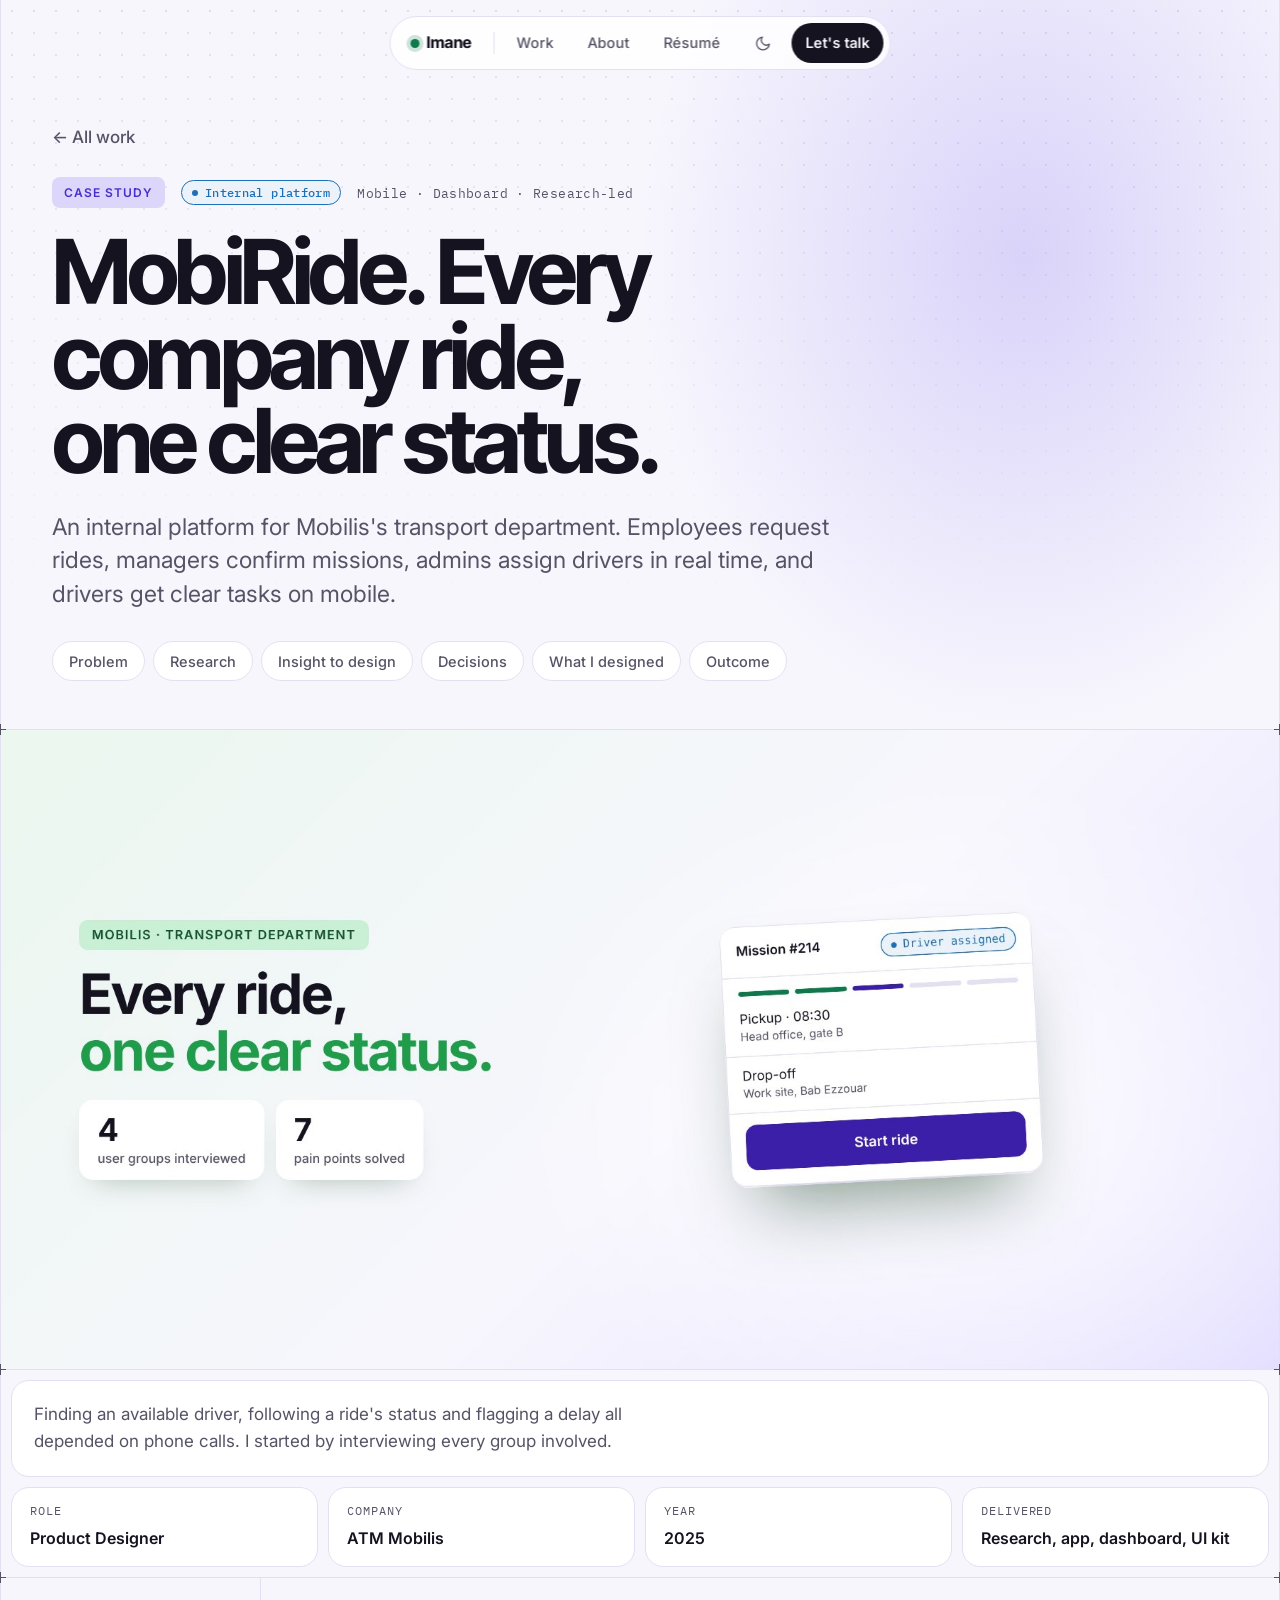
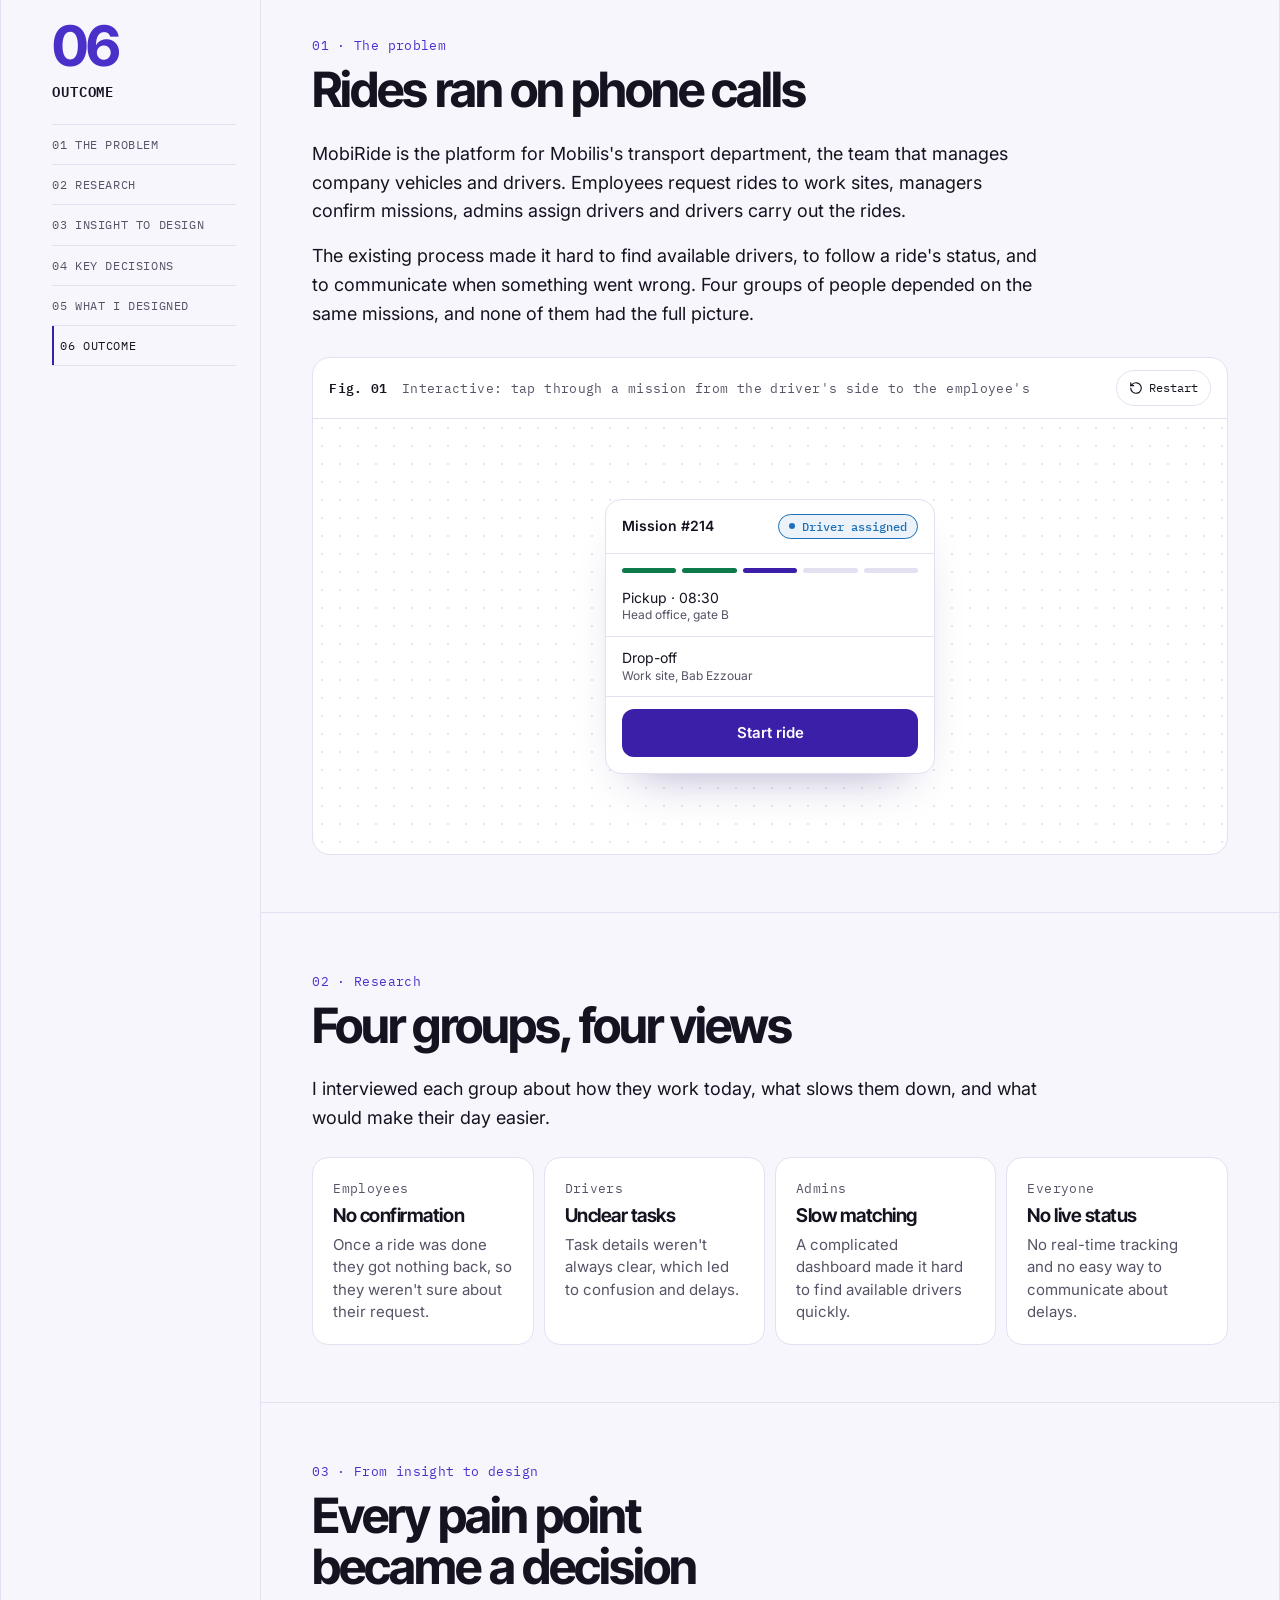
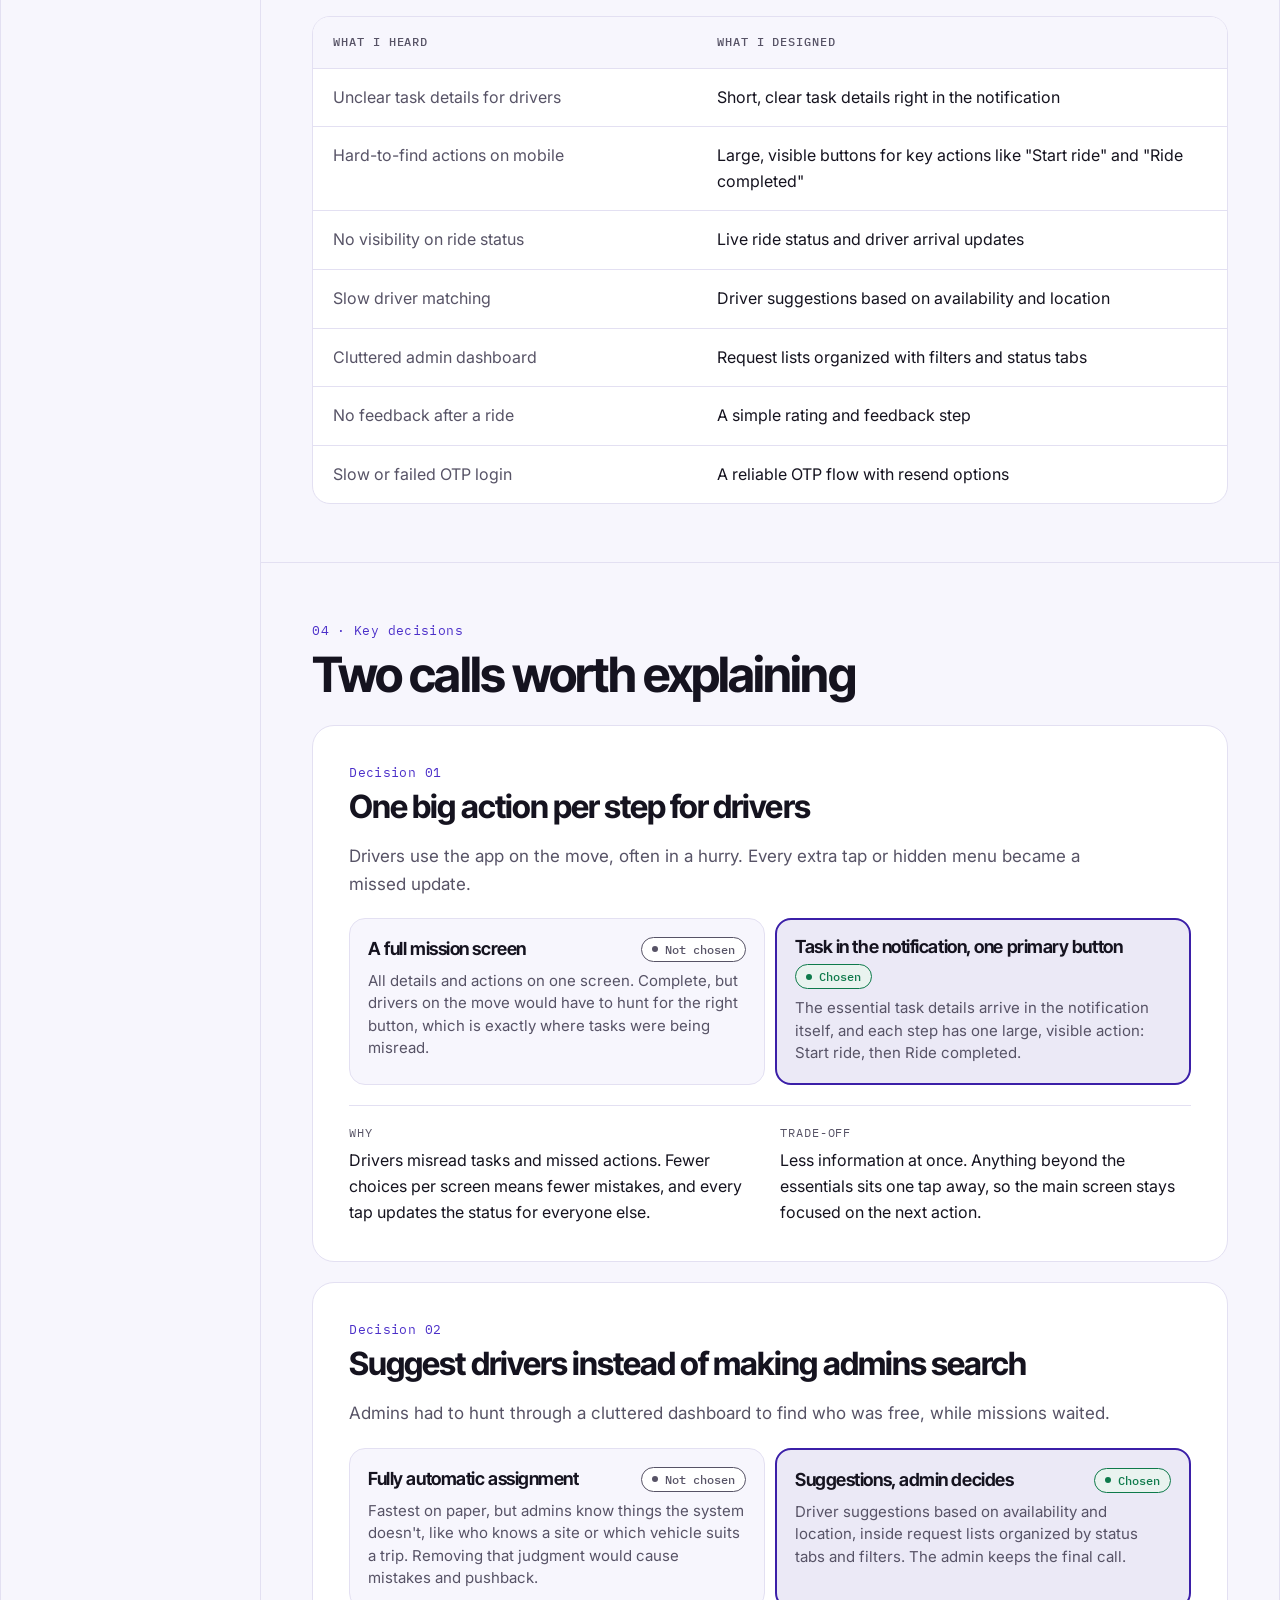
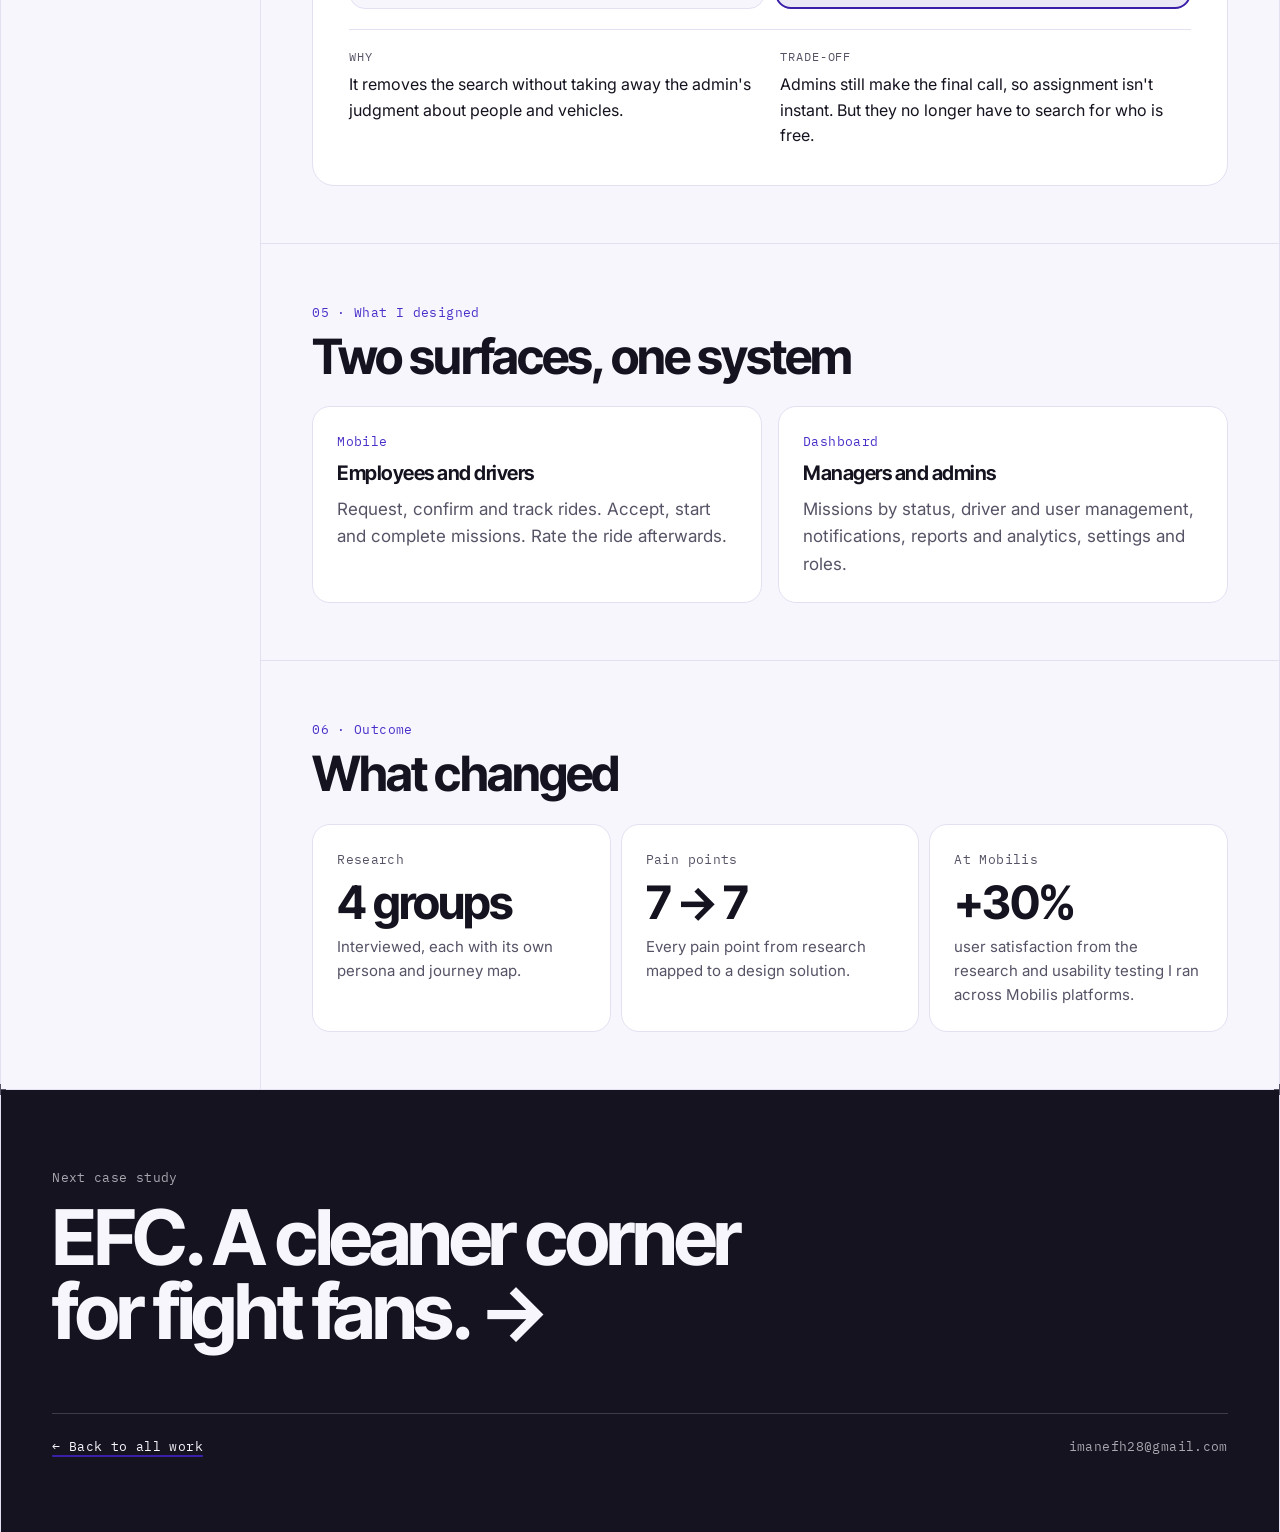
<file: mobiride.html>
<!DOCTYPE html>
<html lang="en">
<head>
<meta charset="utf-8">
<meta name="viewport" content="width=device-width, initial-scale=1">
<title>MobiRide Case Study · Imane Fehis</title>
<meta name="description" content="How Imane Fehis designed MobiRide, Mobilis's fleet and ride management platform, from research with four user groups to mobile apps and an admin dashboard.">
<link rel="preconnect" href="https://fonts.googleapis.com">
<link rel="preconnect" href="https://fonts.gstatic.com" crossorigin="">
<link rel="stylesheet" href="https://fonts.googleapis.com/css2?family=Inter+Tight:wght@500;600;700;800&amp;family=Inter:wght@400;500;600&amp;family=IBM+Plex+Mono:wght@400;500;600&amp;display=swap">
<link rel="stylesheet" href="style.css?v=15">
</head>
<body>

<nav class="pillnav" aria-label="Main">
  <a class="home" href="index.html"><span class="dot" aria-hidden="true"></span><span class="name">Imane</span></a>
  <span class="sep" aria-hidden="true"></span>
  <a href="work.html">Work</a>
  <a class="hide-sm" href="index.html#about">About</a>
  <a class="hide-sm" href="resume.pdf" target="_blank" rel="noopener">Résumé</a>
  <button type="button" id="themeToggle" aria-label="Switch theme"><svg viewBox="0 0 24 24" fill="none" stroke="currentColor" stroke-width="1.8" stroke-linecap="round" stroke-linejoin="round" aria-hidden="true"><path d="M21 12.8A9 9 0 1 1 11.2 3a7 7 0 0 0 9.8 9.8z"></path></svg></button>
  <a class="cta" href="index.html#contact">Let's talk</a>
</nav>

<main class="frame">
  <header class="cs-hero">
    <a class="back" href="work.html">← All work</a>
    <div class="kicker mono"><span class="tagpill">Case study</span><span class="chip review">Internal platform</span><span>Mobile · Dashboard · Research-led</span></div>
    <h1>MobiRide. <span class="h1-sub">Every company ride, one clear status.</span></h1>
    <p class="thesis">An internal platform for Mobilis's transport department. Employees request rides, managers confirm missions, admins assign drivers in real time, and drivers get clear tasks on mobile.</p>
    <nav class="chapters" aria-label="Jump to a chapter">
      <a href="#problem">Problem</a><a href="#research">Research</a><a href="#insights">Insight to design</a><a href="#decisions">Decisions</a><a href="#designed">What I designed</a><a href="#outcome">Outcome</a>
    </nav>
  </header>

  <div class="band cover-band"><img src="cover-mobiride.jpg" alt="MobiRide mission card with a Start ride button, next to the stats 4 user groups and 7 pain points"></div>

<div class="band bento">
    <div class="bento-intro">
      <p>Finding an available driver, following a ride's status and flagging a delay all depended on phone calls. I started by interviewing every group involved.</p>
    </div>
    <div class="tile"><span class="mono">Role</span><b>Product Designer</b></div>
    <div class="tile"><span class="mono">Company</span><b>ATM Mobilis</b></div>
    <div class="tile"><span class="mono">Year</span><b>2025</b></div>
    <div class="tile"><span class="mono">Delivered</span><b>Research, app, dashboard, UI kit</b></div>
  </div>

  <div class="band cs-layout">
    <aside class="toc">
      <nav aria-label="Case study sections">
        <div class="big-n mono" id="tocNum">01</div>
        <div class="cur" id="tocCur">The problem</div>
        <ol>
          <li><a href="#problem">01 The problem</a></li>
          <li><a href="#research">02 Research</a></li>
          <li><a href="#insights">03 Insight to design</a></li>
          <li><a href="#decisions">04 Key decisions</a></li>
          <li><a href="#designed">05 What I designed</a></li>
          <li><a href="#outcome">06 Outcome</a></li>
        </ol>
      </nav>
    </aside>

    <div class="content">
      <section class="chapter" id="problem" data-track="" data-n="01" data-title="The problem">
        <span class="label mono">01 · The problem</span>
        <h2>Rides ran on phone calls</h2>
        <div class="prose">
          <p>MobiRide is the platform for Mobilis's transport department, the team that manages company vehicles and drivers. Employees request rides to work sites, managers confirm missions, admins assign drivers and drivers carry out the rides.</p>
          <p>The existing process made it hard to find available drivers, to follow a ride's status, and to communicate when something went wrong. Four groups of people depended on the same missions, and none of them had the full picture.</p>
        </div>
        <div class="figure">
          <div class="cap mono"><b>Fig. 01</b><span>Interactive: tap through a mission from the driver's side to the employee's</span><button type="button" class="replay" data-replay="ride" style="margin-left: auto;"><svg viewBox="0 0 24 24" fill="none" stroke="currentColor" stroke-width="2" stroke-linecap="round" stroke-linejoin="round" aria-hidden="true"><path d="M3 12a9 9 0 1 0 3-6.7L3 8"></path><path d="M3 3v5h5"></path></svg>Restart</button></div>
          <div class="body tall">
            <div class="demo" id="demoRide" style="max-width: 330px;">
              <div class="demo-head"><span>Mission #214</span><span class="chip review" data-k="status">Driver assigned</span></div>
              <div class="steps" aria-hidden="true"><span></span><span></span><span></span><span></span><span></span></div>
              <div class="demo-row"><div class="l">Pickup · 08:30<small>Head office, gate B</small></div></div>
              <div class="demo-row"><div class="l">Drop-off<small>Work site, Bab Ezzouar</small></div></div>
              <button type="button" class="demo-btn go">Start ride</button>
              <div data-k="rate" class="hide">
                <div class="demo-row"><div class="l">How was your ride?<small>Employee view</small></div></div>
                <div class="stars">
                  <button type="button" aria-label="1 star" aria-pressed="false">★</button>
                  <button type="button" aria-label="2 stars" aria-pressed="false">★</button>
                  <button type="button" aria-label="3 stars" aria-pressed="false">★</button>
                  <button type="button" aria-label="4 stars" aria-pressed="false">★</button>
                  <button type="button" aria-label="5 stars" aria-pressed="false">★</button>
                </div>
              </div>
              <div class="toast hide" data-k="toast" role="status">Employee notified: your ride is complete.</div>
            </div>
          </div>
        </div>
      </section>

      <section class="chapter" id="research" data-track="" data-n="02" data-title="Research">
        <span class="label mono">02 · Research</span>
        <h2>Four groups, four views</h2>
        <div class="prose"><p>I interviewed each group about how they work today, what slows them down, and what would make their day easier.</p></div>
        <div class="constraints" style="grid-template-columns: repeat(auto-fit, minmax(200px, 1fr)); margin-top: 24px;">
          <div><span class="mono muted">Employees</span><h4>No confirmation</h4><p>Once a ride was done they got nothing back, so they weren't sure about their request.</p></div>
          <div><span class="mono muted">Drivers</span><h4>Unclear tasks</h4><p>Task details weren't always clear, which led to confusion and delays.</p></div>
          <div><span class="mono muted">Admins</span><h4>Slow matching</h4><p>A complicated dashboard made it hard to find available drivers quickly.</p></div>
          <div><span class="mono muted">Everyone</span><h4>No live status</h4><p>No real-time tracking and no easy way to communicate about delays.</p></div>
        </div>
      </section>

      <section class="chapter" id="insights" data-track="" data-n="03" data-title="Insight to design">
        <span class="label mono">03 · From insight to design</span>
        <h2>Every pain point became a decision</h2>
        <div class="table-wrap">
          <table>
            <thead><tr><th scope="col">What I heard</th><th scope="col">What I designed</th></tr></thead>
            <tbody>
              <tr><td>Unclear task details for drivers</td><td>Short, clear task details right in the notification</td></tr>
              <tr><td>Hard-to-find actions on mobile</td><td>Large, visible buttons for key actions like "Start ride" and "Ride completed"</td></tr>
              <tr><td>No visibility on ride status</td><td>Live ride status and driver arrival updates</td></tr>
              <tr><td>Slow driver matching</td><td>Driver suggestions based on availability and location</td></tr>
              <tr><td>Cluttered admin dashboard</td><td>Request lists organized with filters and status tabs</td></tr>
              <tr><td>No feedback after a ride</td><td>A simple rating and feedback step</td></tr>
              <tr><td>Slow or failed OTP login</td><td>A reliable OTP flow with resend options</td></tr>
            </tbody>
          </table>
        </div>
      </section>

      <section class="chapter" id="decisions" data-track="" data-n="04" data-title="Key decisions">
        <span class="label mono">04 · Key decisions</span>
        <h2>Two calls worth explaining</h2>

        <article class="decision-card">
          <header><span class="mono">Decision 01</span><h3>One big action per step for drivers</h3></header>
          <p class="tension">Drivers use the app on the move, often in a hurry. Every extra tap or hidden menu became a missed update.</p>
          <div class="options">
            <div class="option"><div class="top"><h4>A full mission screen</h4><span class="chip idle">Not chosen</span></div><p>All details and actions on one screen. Complete, but drivers on the move would have to hunt for the right button, which is exactly where tasks were being misread.</p></div>
            <div class="option chosen"><div class="top"><h4>Task in the notification, one primary button</h4><span class="chip ok">Chosen</span></div><p>The essential task details arrive in the notification itself, and each step has one large, visible action: Start ride, then Ride completed.</p></div>
          </div>
          <div class="why">
            <div><span class="mono">Why</span><p>Drivers misread tasks and missed actions. Fewer choices per screen means fewer mistakes, and every tap updates the status for everyone else.</p></div>
            <div><span class="mono">Trade-off</span><p>Less information at once. Anything beyond the essentials sits one tap away, so the main screen stays focused on the next action.</p></div>
          </div>
        </article>

        <article class="decision-card">
          <header><span class="mono">Decision 02</span><h3>Suggest drivers instead of making admins search</h3></header>
          <p class="tension">Admins had to hunt through a cluttered dashboard to find who was free, while missions waited.</p>
          <div class="options">
            <div class="option"><div class="top"><h4>Fully automatic assignment</h4><span class="chip idle">Not chosen</span></div><p>Fastest on paper, but admins know things the system doesn't, like who knows a site or which vehicle suits a trip. Removing that judgment would cause mistakes and pushback.</p></div>
            <div class="option chosen"><div class="top"><h4>Suggestions, admin decides</h4><span class="chip ok">Chosen</span></div><p>Driver suggestions based on availability and location, inside request lists organized by status tabs and filters. The admin keeps the final call.</p></div>
          </div>
          <div class="why">
            <div><span class="mono">Why</span><p>It removes the search without taking away the admin's judgment about people and vehicles.</p></div>
            <div><span class="mono">Trade-off</span><p>Admins still make the final call, so assignment isn't instant. But they no longer have to search for who is free.</p></div>
          </div>
        </article>
      </section>

      <section class="chapter" id="designed" data-track="" data-n="05" data-title="What I designed">
        <span class="label mono">05 · What I designed</span>
        <h2>Two surfaces, one system</h2>
        <div class="figs-2">
          <div class="card"><span class="mono" style="color: var(--accent-text);">Mobile</span><h4>Employees and drivers</h4><p class="muted">Request, confirm and track rides. Accept, start and complete missions. Rate the ride afterwards.</p></div>
          <div class="card"><span class="mono" style="color: var(--accent-text);">Dashboard</span><h4>Managers and admins</h4><p class="muted">Missions by status, driver and user management, notifications, reports and analytics, settings and roles.</p></div>
        </div>
      </section>

      <section class="chapter" id="outcome" data-track="" data-n="06" data-title="Outcome">
        <span class="label mono">06 · Outcome</span>
        <h2>What changed</h2>
        <div class="outcomes">
          <div class="outcome"><span class="mono muted">Research</span><b>4 groups</b><p>Interviewed, each with its own persona and journey map.</p></div>
          <div class="outcome"><span class="mono muted">Pain points</span><b>7 → 7</b><p>Every pain point from research mapped to a design solution.</p></div>
          <div class="outcome"><span class="mono muted">At Mobilis</span><b>+30%</b><p>user satisfaction from the research and usability testing I ran across Mobilis platforms.</p></div>
        </div>
      </section>
    </div>
  </div>

  <section class="band next">
    <div class="inner">
      <a class="big" href="efc.html"><span class="mono">Next case study</span><h2>EFC. A cleaner corner for fight fans. →</h2></a>
      <div class="row mono"><a href="work.html">← Back to all work</a><span>imanefh28@gmail.com</span></div>
    </div>
  </section>
</main>

<script src="main.js?v=15"></script>
</body>
</html>
</file>
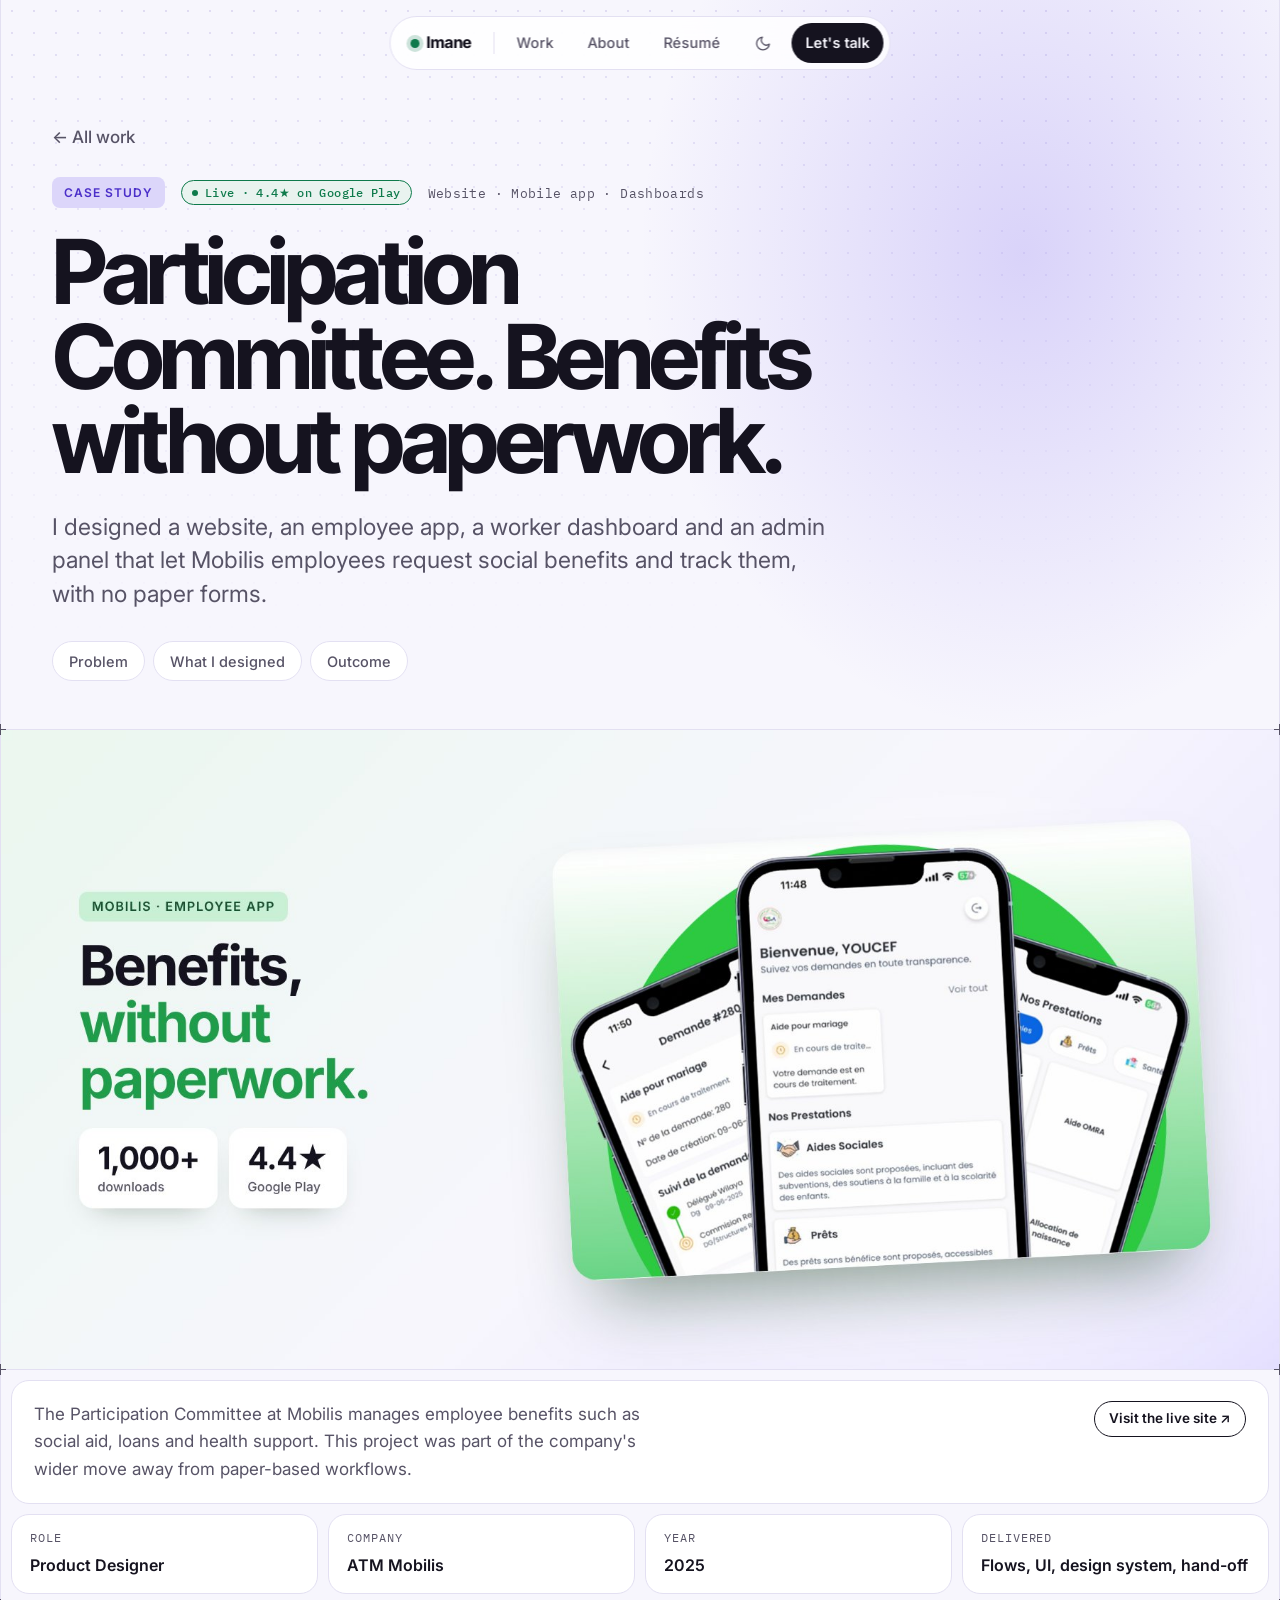
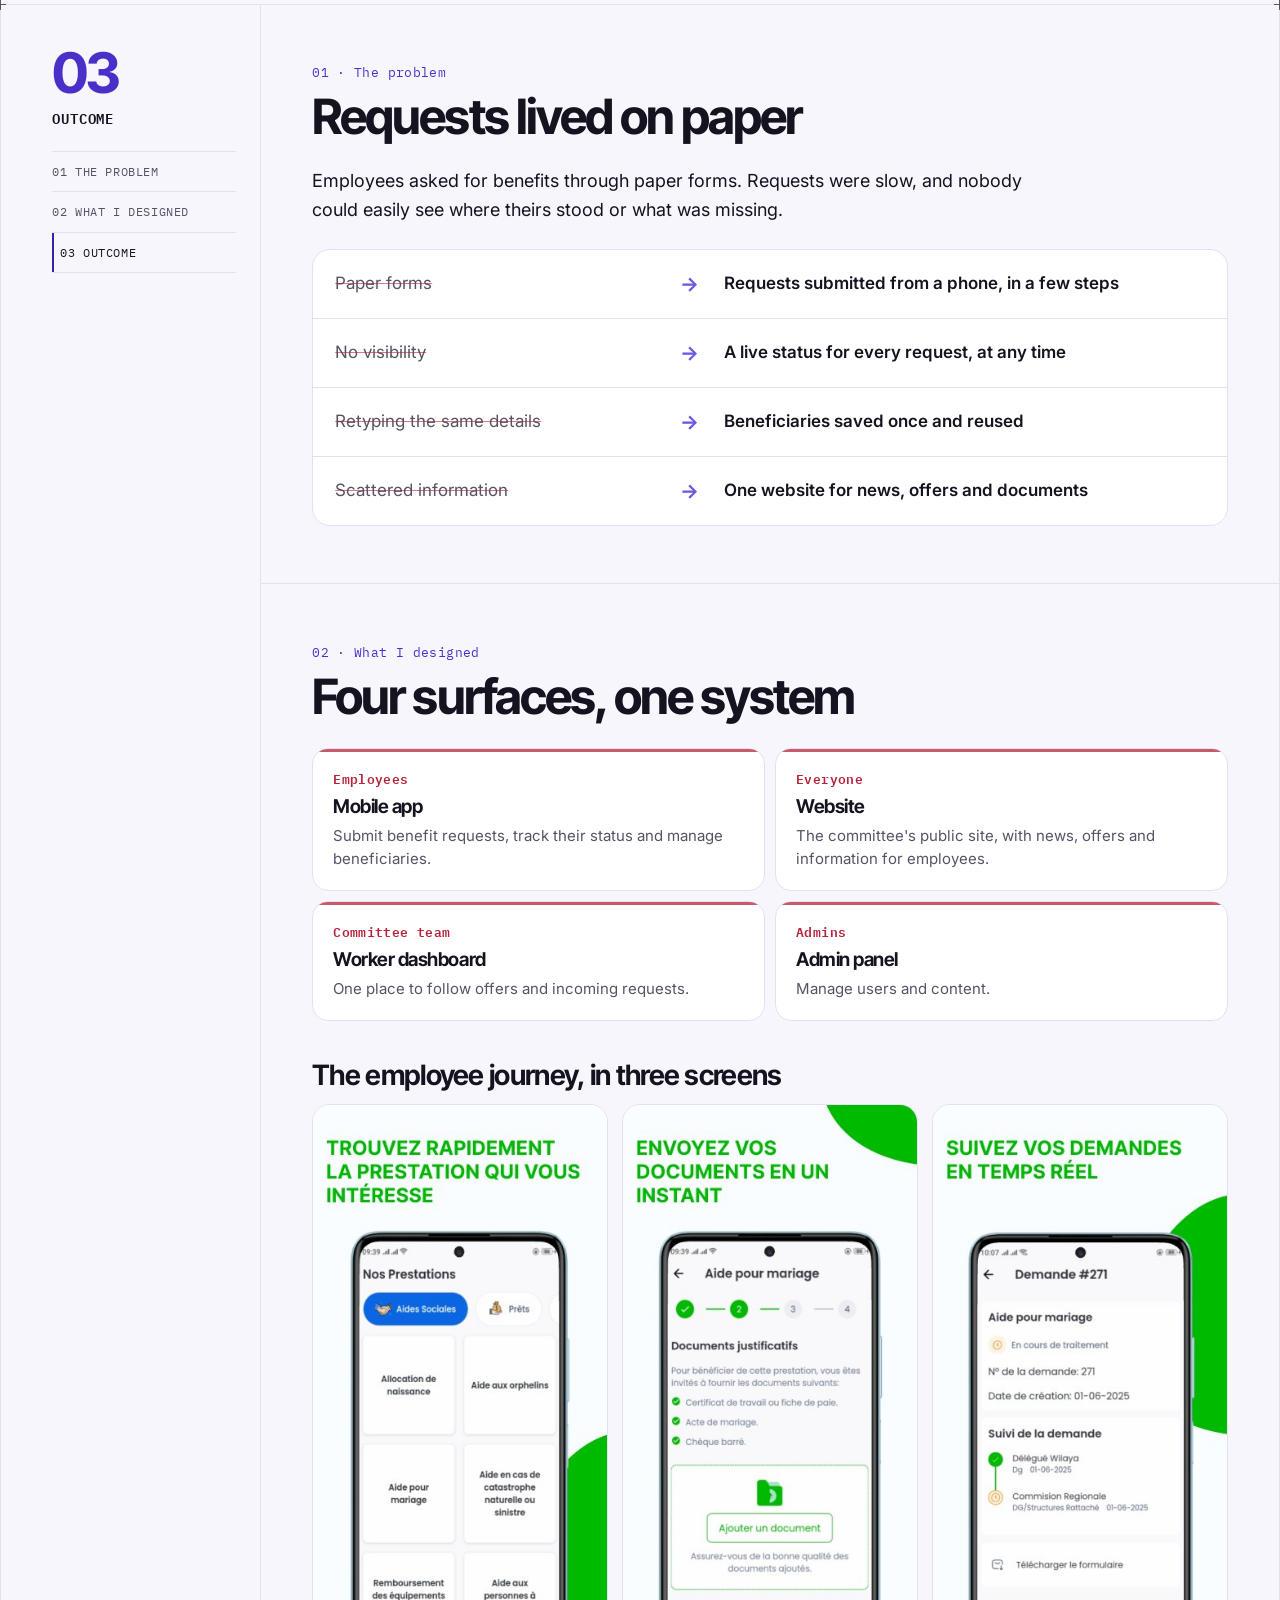
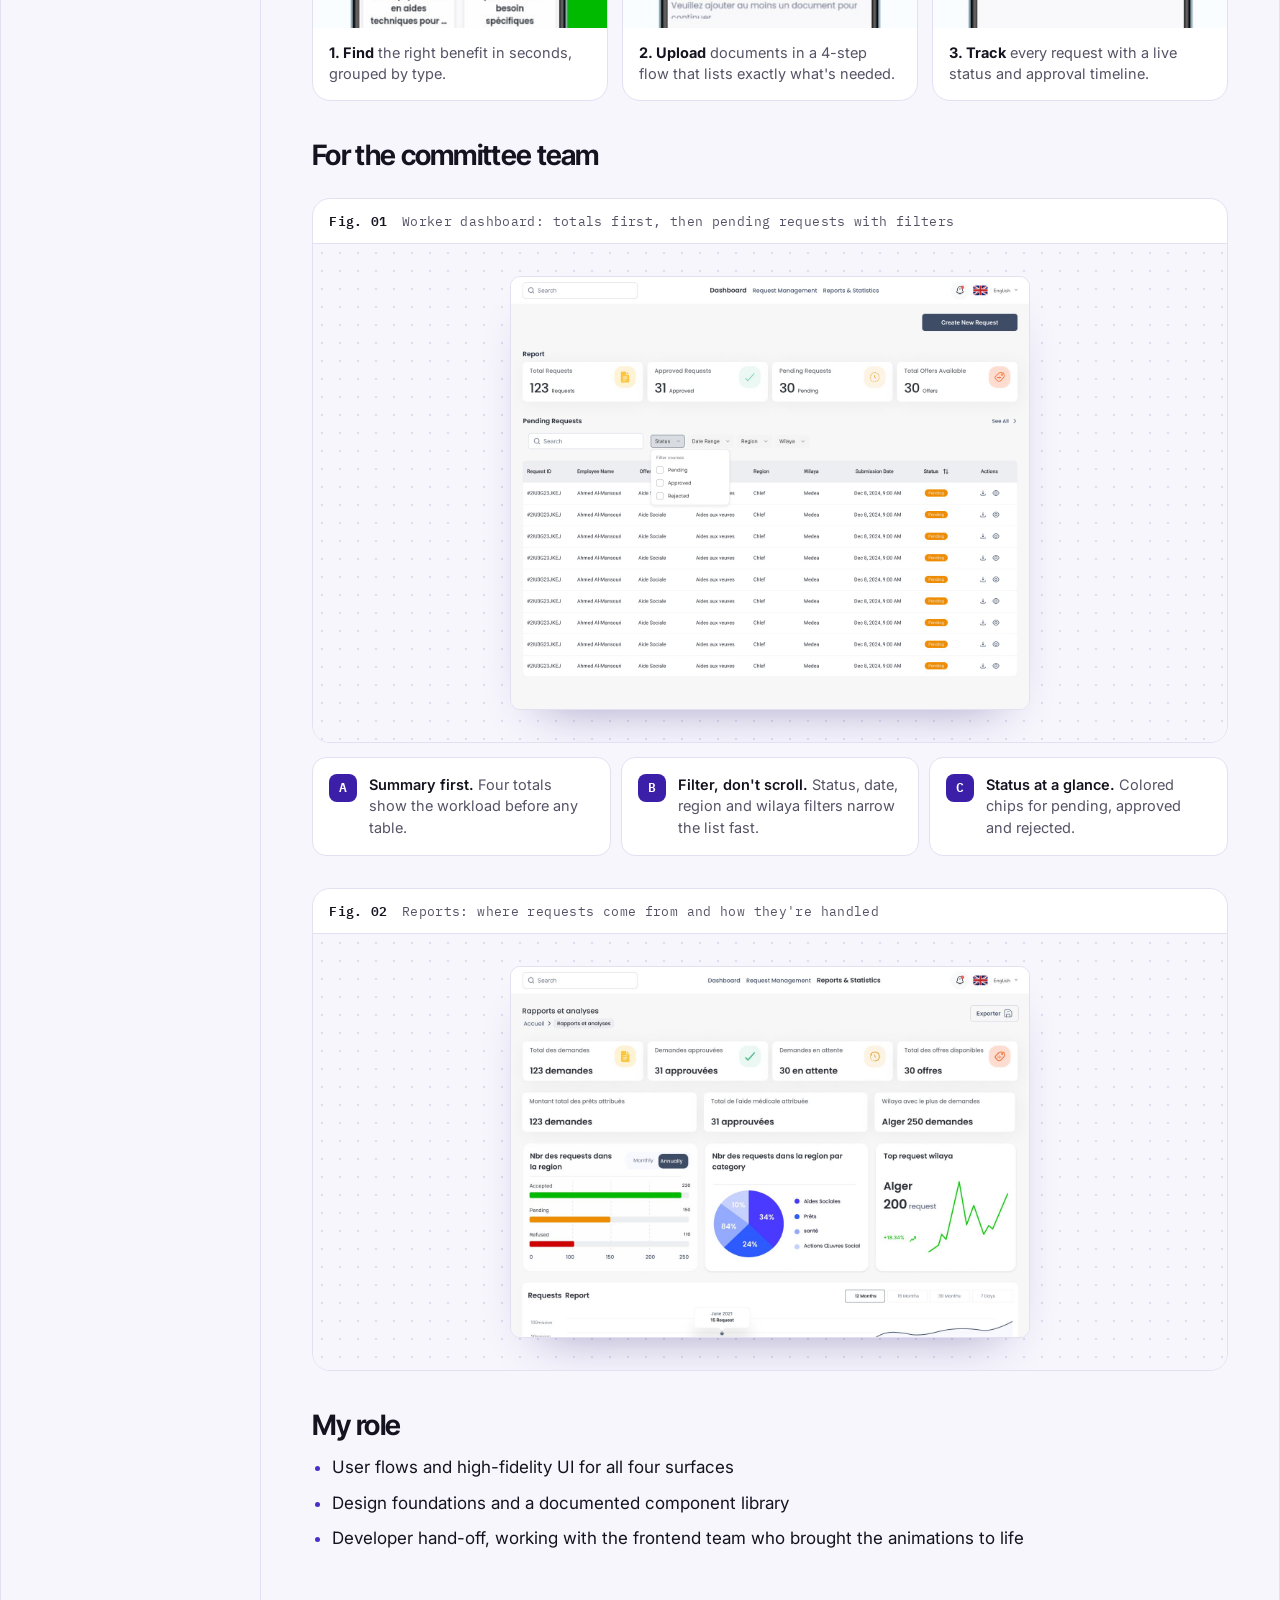
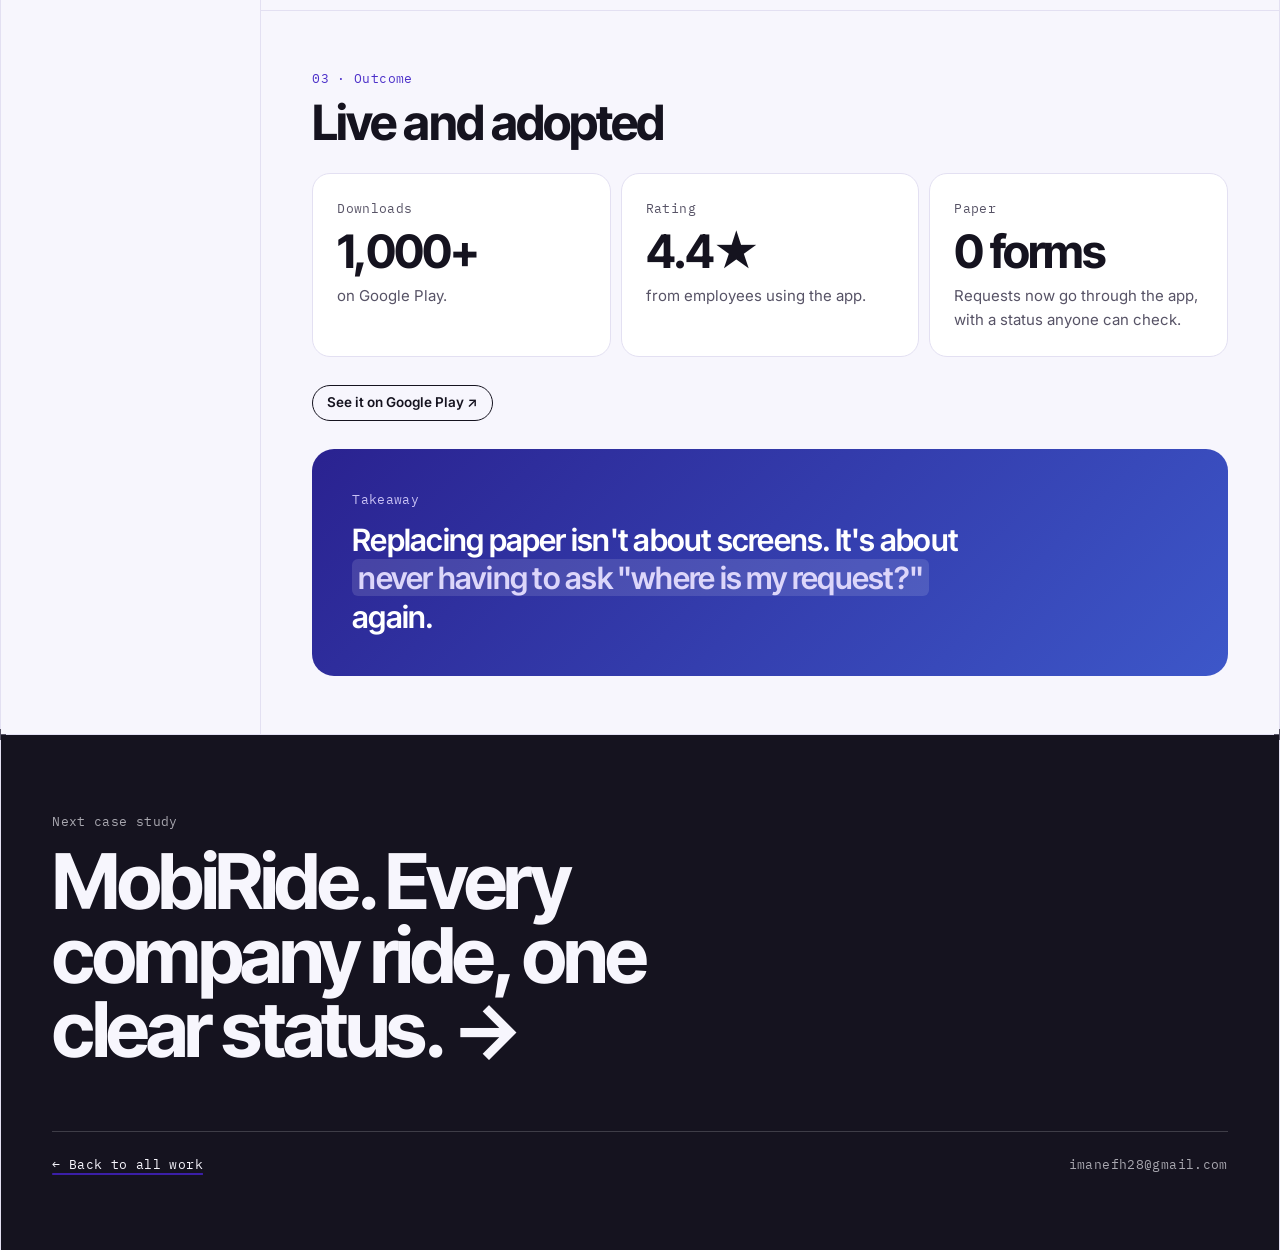
<file: participation.html>
<!DOCTYPE html>
<html lang="en">
<head>
<meta charset="utf-8">
<meta name="viewport" content="width=device-width, initial-scale=1">
<title>Participation Committee Case Study · Imane Fehis</title>
<meta name="description" content="How Imane Fehis replaced paper benefit forms at Mobilis with a website, an employee app, a worker dashboard and an admin panel.">
<link rel="preconnect" href="https://fonts.googleapis.com">
<link rel="preconnect" href="https://fonts.gstatic.com" crossorigin="">
<link rel="stylesheet" href="https://fonts.googleapis.com/css2?family=Inter+Tight:wght@500;600;700;800&amp;family=Inter:wght@400;500;600&amp;family=IBM+Plex+Mono:wght@400;500;600&amp;display=swap">
<link rel="stylesheet" href="style.css?v=15">
</head>
<body>

<nav class="pillnav" aria-label="Main">
  <a class="home" href="index.html"><span class="dot" aria-hidden="true"></span><span class="name">Imane</span></a>
  <span class="sep" aria-hidden="true"></span>
  <a href="work.html">Work</a>
  <a class="hide-sm" href="index.html#about">About</a>
  <a class="hide-sm" href="resume.pdf" target="_blank" rel="noopener">Résumé</a>
  <button type="button" id="themeToggle" aria-label="Switch theme"><svg viewBox="0 0 24 24" fill="none" stroke="currentColor" stroke-width="1.8" stroke-linecap="round" stroke-linejoin="round" aria-hidden="true"><path d="M21 12.8A9 9 0 1 1 11.2 3a7 7 0 0 0 9.8 9.8z"></path></svg></button>
  <a class="cta" href="index.html#contact">Let's talk</a>
</nav>

<main class="frame">
  <header class="cs-hero">
    <a class="back" href="work.html">← All work</a>
    <div class="kicker mono"><span class="tagpill">Case study</span><span class="chip ok pulse">Live · 4.4★ on Google Play</span><span>Website · Mobile app · Dashboards</span></div>
    <h1>Participation Committee. <span class="h1-sub">Benefits without paperwork.</span></h1>
    <p class="thesis">I designed a website, an employee app, a worker dashboard and an admin panel that let Mobilis employees request social benefits and track them, with no paper forms.</p>
    <nav class="chapters" aria-label="Jump to a chapter">
      <a href="#problem">Problem</a><a href="#design">What I designed</a><a href="#outcome">Outcome</a>
    </nav>
  </header>

  <div class="band cover-band"><img src="cover-participation.jpg" alt="Participation Committee employee app on three phones, with 1,000+ downloads and a 4.4 star rating"></div>

  <div class="band bento">
    <div class="bento-intro">
      <p>The Participation Committee at Mobilis manages employee benefits such as social aid, loans and health support. This project was part of the company's wider move away from paper-based workflows.</p>
      <a class="btn small" href="https://cp.mobilis.dz/">Visit the live site ↗</a>
    </div>
    <div class="tile"><span class="mono">Role</span><b>Product Designer</b></div>
    <div class="tile"><span class="mono">Company</span><b>ATM Mobilis</b></div>
    <div class="tile"><span class="mono">Year</span><b>2025</b></div>
    <div class="tile"><span class="mono">Delivered</span><b>Flows, UI, design system, hand-off</b></div>
  </div>

  <div class="band cs-layout">
    <aside class="toc">
      <nav aria-label="Case study sections">
        <div class="big-n mono" id="tocNum">01</div>
        <div class="cur" id="tocCur">The problem</div>
        <ol>
          <li><a href="#problem">01 The problem</a></li>
          <li><a href="#design">02 What I designed</a></li>
          <li><a href="#outcome">03 Outcome</a></li>
        </ol>
      </nav>
    </aside>

    <div class="content">
      <section class="chapter" id="problem" data-track="" data-n="01" data-title="The problem">
        <span class="label mono">01 · The problem</span>
        <h2>Requests lived on paper</h2>
        <div class="prose"><p>Employees asked for benefits through paper forms. Requests were slow, and nobody could easily see where theirs stood or what was missing.</p></div>
        <div class="p2s" style="margin-top: 24px;">
          <div class="p2s-row"><span>Paper forms</span><i aria-hidden="true">→</i><b>Requests submitted from a phone, in a few steps</b></div>
          <div class="p2s-row"><span>No visibility</span><i aria-hidden="true">→</i><b>A live status for every request, at any time</b></div>
          <div class="p2s-row"><span>Retyping the same details</span><i aria-hidden="true">→</i><b>Beneficiaries saved once and reused</b></div>
          <div class="p2s-row"><span>Scattered information</span><i aria-hidden="true">→</i><b>One website for news, offers and documents</b></div>
        </div>
      </section>

      <section class="chapter" id="design" data-track="" data-n="02" data-title="What I designed">
        <span class="label mono">02 · What I designed</span>
        <h2>Four surfaces, one system</h2>
        <div class="audit" style="grid-template-columns: repeat(2, minmax(0, 1fr));">
          <div><span class="mono">Employees</span><h4>Mobile app</h4><p>Submit benefit requests, track their status and manage beneficiaries.</p></div>
          <div><span class="mono">Everyone</span><h4>Website</h4><p>The committee's public site, with news, offers and information for employees.</p></div>
          <div><span class="mono">Committee team</span><h4>Worker dashboard</h4><p>One place to follow offers and incoming requests.</p></div>
          <div><span class="mono">Admins</span><h4>Admin panel</h4><p>Manage users and content.</p></div>
        </div>
        <h3>The employee journey, in three screens</h3>
        <div class="phones3">
          <figure><img src="pc-app-find.jpg" alt="App screen: Nos Prestations, a grid of benefits filtered by Social aid and Loans" loading="lazy"><figcaption><b>1. Find</b> the right benefit in seconds, grouped by type.</figcaption></figure>
          <figure><img src="pc-app-upload.jpg" alt="App screen: step 2 of 4, the list of required documents and an Add a document button" loading="lazy"><figcaption><b>2. Upload</b> documents in a 4-step flow that lists exactly what's needed.</figcaption></figure>
          <figure><img src="pc-app-track.jpg" alt="App screen: request #271 with its status In progress and a timeline of approval steps" loading="lazy"><figcaption><b>3. Track</b> every request with a live status and approval timeline.</figcaption></figure>
        </div>
        <h3>For the committee team</h3>
        <figure class="figure shot"><div class="cap mono"><b>Fig. 01</b><span>Worker dashboard: totals first, then pending requests with filters</span></div><a href="pc-dashboard.jpg" class="zoom" aria-label="Open full-size image"><img src="pc-dashboard.jpg" alt="Dashboard with totals for requests, approved, pending and offers, and a filterable table of pending requests" loading="lazy"></a></figure>
        <div class="highlights">
          <div><span class="hl-k">A</span><p><b>Summary first.</b> Four totals show the workload before any table.</p></div>
          <div><span class="hl-k">B</span><p><b>Filter, don't scroll.</b> Status, date, region and wilaya filters narrow the list fast.</p></div>
          <div><span class="hl-k">C</span><p><b>Status at a glance.</b> Colored chips for pending, approved and rejected.</p></div>
        </div>
        <figure class="figure shot"><div class="cap mono"><b>Fig. 02</b><span>Reports: where requests come from and how they're handled</span></div><a href="pc-reports.jpg" class="zoom" aria-label="Open full-size image"><img src="pc-reports.jpg" alt="Reports page with request totals, a bar chart of accepted, pending and refused requests, a category pie chart and the top wilaya trend" loading="lazy"></a></figure>
        <h3>My role</h3>
        <div class="prose"><ul>
          <li>User flows and high-fidelity UI for all four surfaces</li>
          <li>Design foundations and a documented component library</li>
          <li>Developer hand-off, working with the frontend team who brought the animations to life</li>
        </ul></div>
      </section>

      <section class="chapter" id="outcome" data-track="" data-n="03" data-title="Outcome">
        <span class="label mono">03 · Outcome</span>
        <h2>Live and adopted</h2>
        <div class="outcomes">
          <div class="outcome"><span class="mono muted">Downloads</span><b>1,000+</b><p>on Google Play.</p></div>
          <div class="outcome"><span class="mono muted">Rating</span><b>4.4★</b><p>from employees using the app.</p></div>
          <div class="outcome"><span class="mono muted">Paper</span><b>0 forms</b><p>Requests now go through the app, with a status anyone can check.</p></div>
        </div>
        <div class="plinks" style="margin-top: 20px;"><a class="btn small" href="https://play.google.com/store/apps/details?id=dz.mobilis.comiteparticipation">See it on Google Play ↗</a></div>
        <blockquote class="takeaway">
          <span class="mono">Takeaway</span>
          <p>Replacing paper isn't about screens. It's about <em>never having to ask "where is my request?"</em> again.</p>
        </blockquote>
      </section>
    </div>
  </div>

  <section class="band next">
    <div class="inner">
      <a class="big" href="mobiride.html"><span class="mono">Next case study</span><h2>MobiRide. Every company ride, one clear status. →</h2></a>
      <div class="row mono"><a href="work.html">← Back to all work</a><span>imanefh28@gmail.com</span></div>
    </div>
  </section>
</main>

<script src="main.js?v=15"></script>
</body>
</html>
</file>
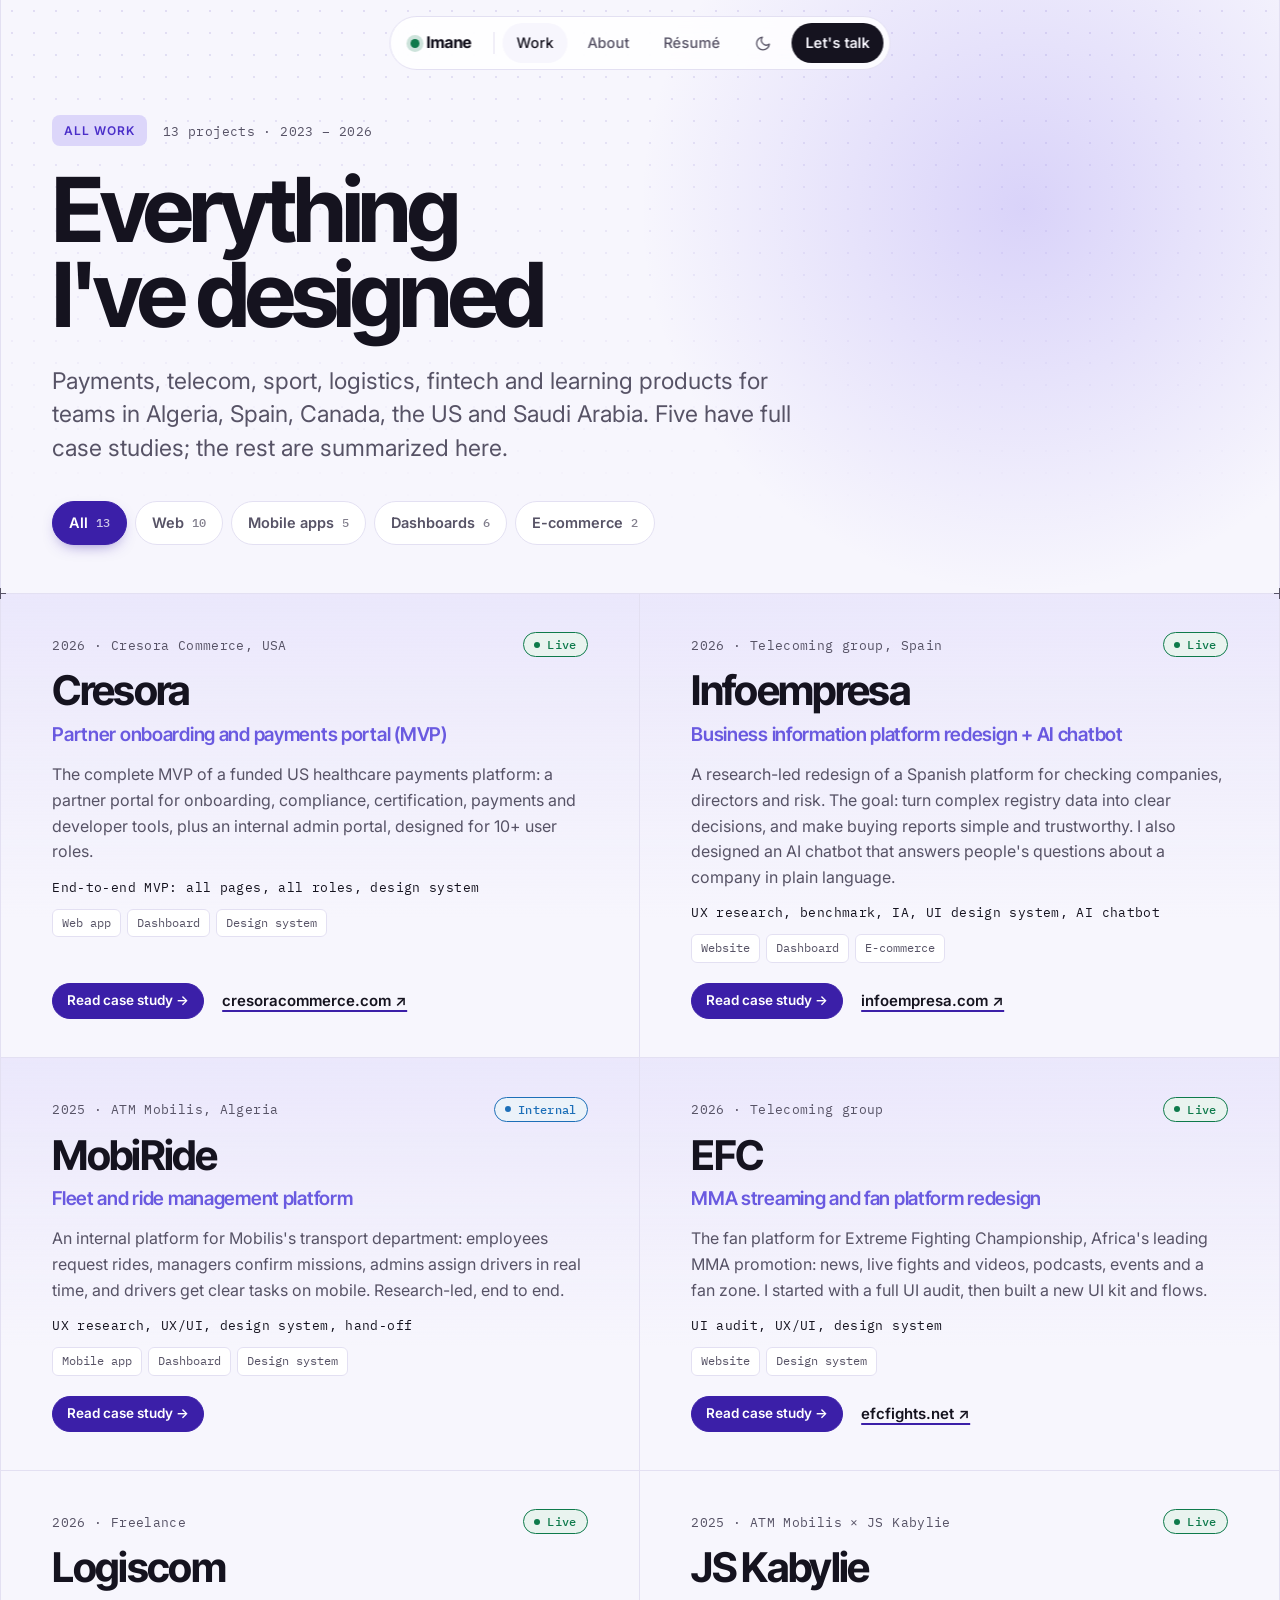
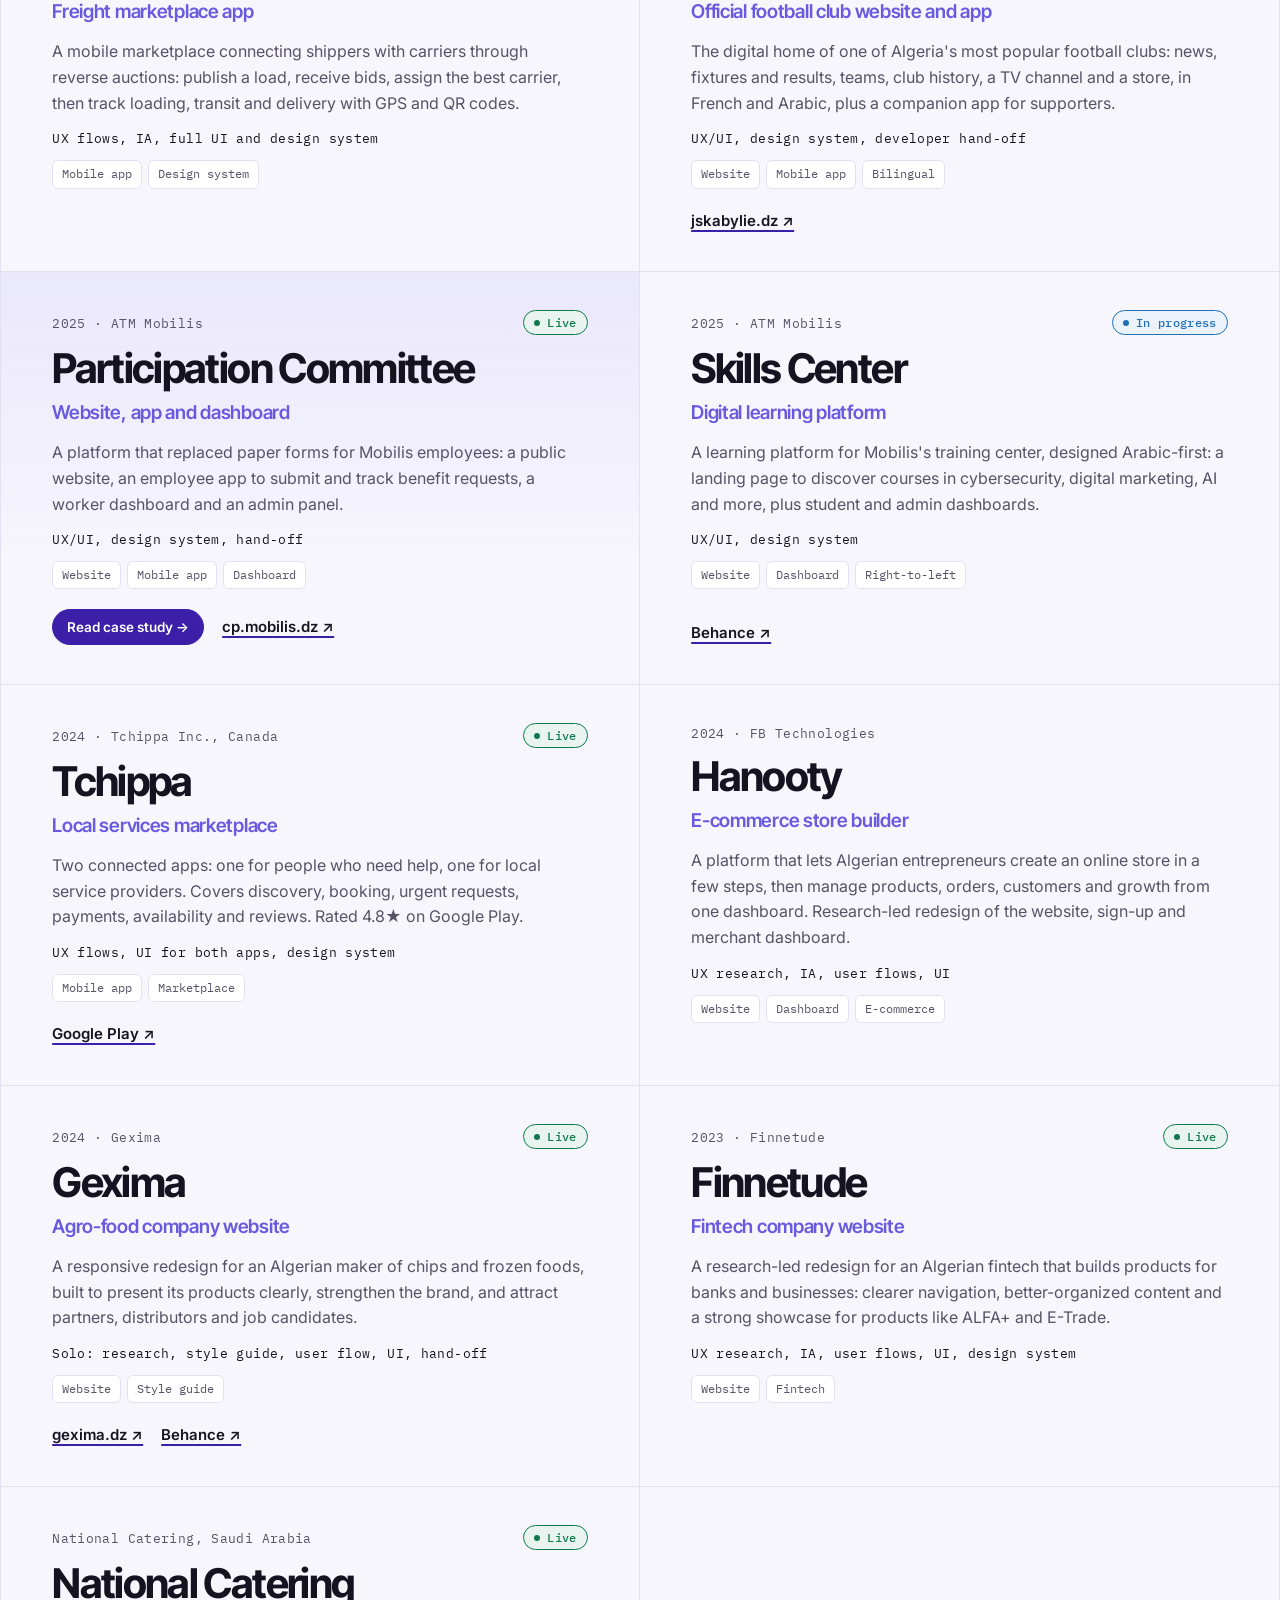
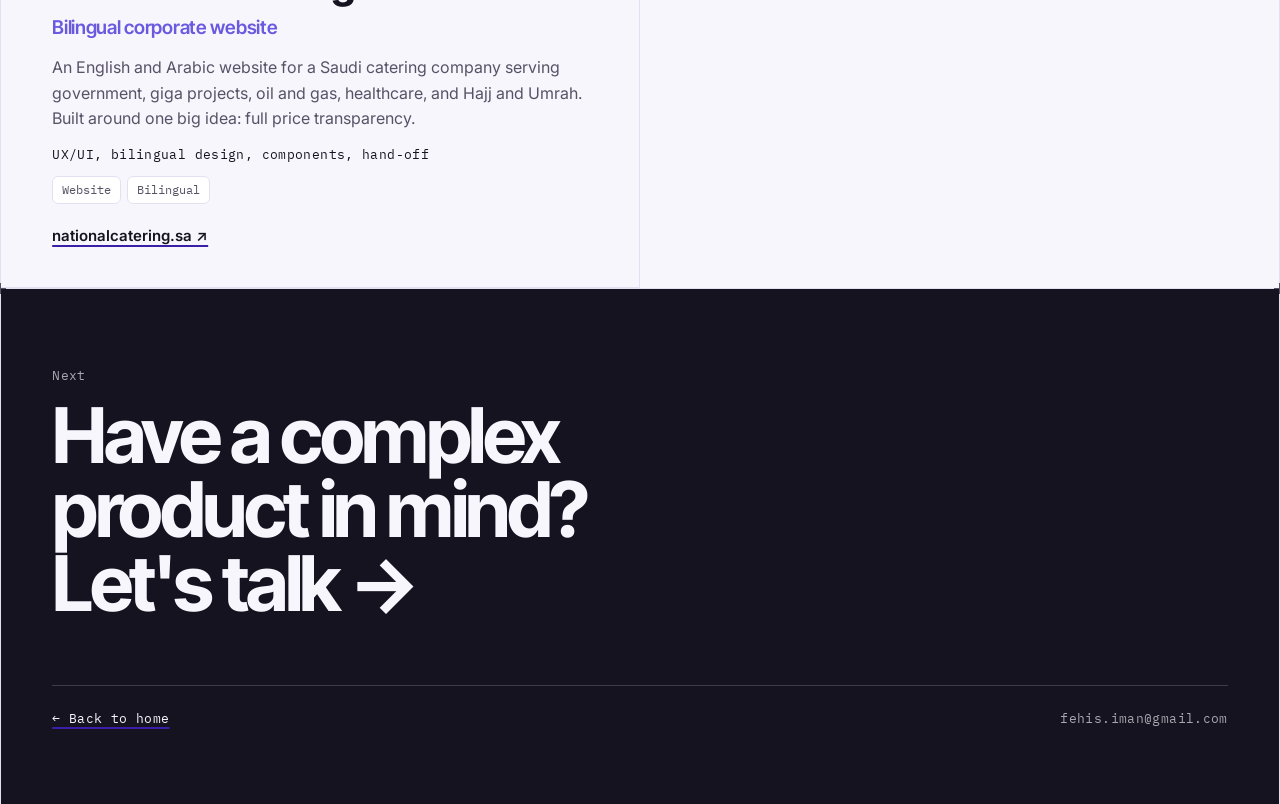
<file: work.html>
<!DOCTYPE html>
<html lang="en">
<head>
<meta charset="utf-8">
<meta name="viewport" content="width=device-width, initial-scale=1">
<title>All Work · Imane Fehis</title>
<meta name="description" content="All 13 product design projects by Imane Fehis: payments, telecom, B2B dashboards, mobile apps and websites.">
<link rel="preconnect" href="https://fonts.googleapis.com">
<link rel="preconnect" href="https://fonts.gstatic.com" crossorigin="">
<link rel="stylesheet" href="https://fonts.googleapis.com/css2?family=Inter+Tight:wght@500;600;700;800&amp;family=Inter:wght@400;500;600&amp;family=IBM+Plex+Mono:wght@400;500;600&amp;display=swap">
<link rel="stylesheet" href="style.css?v=15">
</head>
<body>

<nav class="pillnav" aria-label="Main">
  <a class="home" href="index.html"><span class="dot" aria-hidden="true"></span><span class="name">Imane</span></a>
  <span class="sep" aria-hidden="true"></span>
  <a href="work.html" class="active" aria-current="page">Work</a>
  <a class="hide-sm" href="index.html#about">About</a>
  <a class="hide-sm" href="resume.pdf" target="_blank" rel="noopener">Résumé</a>
  <button type="button" id="themeToggle" aria-label="Switch theme"><svg viewBox="0 0 24 24" fill="none" stroke="currentColor" stroke-width="1.8" stroke-linecap="round" stroke-linejoin="round" aria-hidden="true"><path d="M21 12.8A9 9 0 1 1 11.2 3a7 7 0 0 0 9.8 9.8z"></path></svg></button>
  <a class="cta" href="index.html#contact">Let's talk</a>
</nav>

<main class="frame">
  <header class="cs-hero">
    <div class="kicker mono"><span class="tagpill">All work</span><span>13 projects · 2023 – 2026</span></div>
    <h1>Everything I've designed</h1>
    <p class="thesis">Payments, telecom, sport, logistics, fintech and learning products for teams in Algeria, Spain, Canada, the US and Saudi Arabia. Five have full case studies; the rest are summarized here.</p>
    <div class="filters" role="group" aria-label="Filter projects">
      <button type="button" data-filter="all" aria-pressed="true">All <span>13</span></button>
      <button type="button" data-filter="web" aria-pressed="false">Web <span>10</span></button>
      <button type="button" data-filter="mobile" aria-pressed="false">Mobile apps <span>5</span></button>
      <button type="button" data-filter="dashboard" aria-pressed="false">Dashboards <span>6</span></button>
      <button type="button" data-filter="ecommerce" aria-pressed="false">E-commerce <span>2</span></button>
    </div>
  </header>

  <section class="band">
    <div class="pgrid" id="projects">

      <article class="pcard featured" data-tags="case web dashboard">
        <div class="ptop mono"><span>2026 · Cresora Commerce, USA</span><span class="chip ok">Live</span></div>
        <h2>Cresora</h2>
        <p class="psub">Partner onboarding and payments portal (MVP)</p>
        <p>The complete MVP of a funded US healthcare payments platform: a partner portal for onboarding, compliance, certification, payments and developer tools, plus an internal admin portal, designed for 10+ user roles.</p>
        <p class="prole mono">End-to-end MVP: all pages, all roles, design system</p>
        <div class="tags"><span class="tag">Web app</span><span class="tag">Dashboard</span><span class="tag">Design system</span></div>
        <div class="plinks"><a class="btn small primary" href="cresora.html">Read case study →</a><a href="https://cresoracommerce.com/Home">cresoracommerce.com ↗</a></div>
      </article>

      <article class="pcard featured" data-tags="case web dashboard ecommerce">
        <div class="ptop mono"><span>2026 · Telecoming group, Spain</span><span class="chip ok">Live</span></div>
        <h2>Infoempresa</h2>
        <p class="psub">Business information platform redesign + AI chatbot</p>
        <p>A research-led redesign of a Spanish platform for checking companies, directors and risk. The goal: turn complex registry data into clear decisions, and make buying reports simple and trustworthy. I also designed an AI chatbot that answers people's questions about a company in plain language.</p>
        <p class="prole mono">UX research, benchmark, IA, UI design system, AI chatbot</p>
        <div class="tags"><span class="tag">Website</span><span class="tag">Dashboard</span><span class="tag">E-commerce</span></div>
        <div class="plinks"><a class="btn small primary" href="infoempresa.html">Read case study →</a><a href="https://www.infoempresa.com/">infoempresa.com ↗</a></div>
      </article>

      <article class="pcard featured" data-tags="case mobile dashboard">
        <div class="ptop mono"><span>2025 · ATM Mobilis, Algeria</span><span class="chip review">Internal</span></div>
        <h2>MobiRide</h2>
        <p class="psub">Fleet and ride management platform</p>
        <p>An internal platform for Mobilis's transport department: employees request rides, managers confirm missions, admins assign drivers in real time, and drivers get clear tasks on mobile. Research-led, end to end.</p>
        <p class="prole mono">UX research, UX/UI, design system, hand-off</p>
        <div class="tags"><span class="tag">Mobile app</span><span class="tag">Dashboard</span><span class="tag">Design system</span></div>
        <div class="plinks"><a class="btn small primary" href="mobiride.html">Read case study →</a></div>
      </article>

      <article class="pcard featured" data-tags="web">
        <div class="ptop mono"><span>2026 · Telecoming group</span><span class="chip ok">Live</span></div>
        <h2>EFC</h2>
        <p class="psub">MMA streaming and fan platform redesign</p>
        <p>The fan platform for Extreme Fighting Championship, Africa's leading MMA promotion: news, live fights and videos, podcasts, events and a fan zone. I started with a full UI audit, then built a new UI kit and flows.</p>
        <p class="prole mono">UI audit, UX/UI, design system</p>
        <div class="tags"><span class="tag">Website</span><span class="tag">Design system</span></div>
        <div class="plinks"><a class="btn small primary" href="efc.html">Read case study →</a><a href="https://za.efcfights.net/en">efcfights.net ↗</a></div>
      </article>

      <article class="pcard" data-tags="mobile">
        <div class="ptop mono"><span>2026 · Freelance</span><span class="chip ok">Live</span></div>
        <h2>Logiscom</h2>
        <p class="psub">Freight marketplace app</p>
        <p>A mobile marketplace connecting shippers with carriers through reverse auctions: publish a load, receive bids, assign the best carrier, then track loading, transit and delivery with GPS and QR codes.</p>
        <p class="prole mono">UX flows, IA, full UI and design system</p>
        <div class="tags"><span class="tag">Mobile app</span><span class="tag">Design system</span></div>
      </article>

      <article class="pcard" data-tags="web mobile">
        <div class="ptop mono"><span>2025 · ATM Mobilis × JS Kabylie</span><span class="chip ok">Live</span></div>
        <h2>JS Kabylie</h2>
        <p class="psub">Official football club website and app</p>
        <p>The digital home of one of Algeria's most popular football clubs: news, fixtures and results, teams, club history, a TV channel and a store, in French and Arabic, plus a companion app for supporters.</p>
        <p class="prole mono">UX/UI, design system, developer hand-off</p>
        <div class="tags"><span class="tag">Website</span><span class="tag">Mobile app</span><span class="tag">Bilingual</span></div>
        <div class="plinks"><a href="https://jskabylie.dz/">jskabylie.dz ↗</a></div>
      </article>

      <article class="pcard featured" data-tags="web mobile dashboard">
        <div class="ptop mono"><span>2025 · ATM Mobilis</span><span class="chip ok">Live</span></div>
        <h2>Participation Committee</h2>
        <p class="psub">Website, app and dashboard</p>
        <p>A platform that replaced paper forms for Mobilis employees: a public website, an employee app to submit and track benefit requests, a worker dashboard and an admin panel.</p>
        <p class="prole mono">UX/UI, design system, hand-off</p>
        <div class="tags"><span class="tag">Website</span><span class="tag">Mobile app</span><span class="tag">Dashboard</span></div>
        <div class="plinks"><a class="btn small primary" href="participation.html">Read case study →</a><a href="https://cp.mobilis.dz/">cp.mobilis.dz ↗</a></div>
      </article>

      <article class="pcard" data-tags="web dashboard">
        <div class="ptop mono"><span>2025 · ATM Mobilis</span><span class="chip review">In progress</span></div>
        <h2>Skills Center</h2>
        <p class="psub">Digital learning platform</p>
        <p>A learning platform for Mobilis's training center, designed Arabic-first: a landing page to discover courses in cybersecurity, digital marketing, AI and more, plus student and admin dashboards.</p>
        <p class="prole mono">UX/UI, design system</p>
        <div class="tags"><span class="tag">Website</span><span class="tag">Dashboard</span><span class="tag">Right-to-left</span></div>
        <div class="plinks"><a href="https://www.behance.net/gallery/230549726/SkillCenter-Digital-Learning-Platform">Behance ↗</a></div>
      </article>

      <article class="pcard" data-tags="mobile">
        <div class="ptop mono"><span>2024 · Tchippa Inc., Canada</span><span class="chip ok">Live</span></div>
        <h2>Tchippa</h2>
        <p class="psub">Local services marketplace</p>
        <p>Two connected apps: one for people who need help, one for local service providers. Covers discovery, booking, urgent requests, payments, availability and reviews. Rated 4.8★ on Google Play.</p>
        <p class="prole mono">UX flows, UI for both apps, design system</p>
        <div class="tags"><span class="tag">Mobile app</span><span class="tag">Marketplace</span></div>
        <div class="plinks"><a href="https://play.google.com/store/apps/details?id=com.tchippa.app">Google Play ↗</a></div>
      </article>

      <article class="pcard" data-tags="web dashboard ecommerce">
        <div class="ptop mono"><span>2024 · FB Technologies</span></div>
        <h2>Hanooty</h2>
        <p class="psub">E-commerce store builder</p>
        <p>A platform that lets Algerian entrepreneurs create an online store in a few steps, then manage products, orders, customers and growth from one dashboard. Research-led redesign of the website, sign-up and merchant dashboard.</p>
        <p class="prole mono">UX research, IA, user flows, UI</p>
        <div class="tags"><span class="tag">Website</span><span class="tag">Dashboard</span><span class="tag">E-commerce</span></div>
      </article>

      <article class="pcard" data-tags="web">
        <div class="ptop mono"><span>2024 · Gexima</span><span class="chip ok">Live</span></div>
        <h2>Gexima</h2>
        <p class="psub">Agro-food company website</p>
        <p>A responsive redesign for an Algerian maker of chips and frozen foods, built to present its products clearly, strengthen the brand, and attract partners, distributors and job candidates.</p>
        <p class="prole mono">Solo: research, style guide, user flow, UI, hand-off</p>
        <div class="tags"><span class="tag">Website</span><span class="tag">Style guide</span></div>
        <div class="plinks"><a href="https://gexima.dz/">gexima.dz ↗</a><a href="https://www.behance.net/gallery/217341841/Gexima-(-Agro-Comapny-Website-)">Behance ↗</a></div>
      </article>

      <article class="pcard" data-tags="web">
        <div class="ptop mono"><span>2023 · Finnetude</span><span class="chip ok">Live</span></div>
        <h2>Finnetude</h2>
        <p class="psub">Fintech company website</p>
        <p>A research-led redesign for an Algerian fintech that builds products for banks and businesses: clearer navigation, better-organized content and a strong showcase for products like ALFA+ and E-Trade.</p>
        <p class="prole mono">UX research, IA, user flows, UI, design system</p>
        <div class="tags"><span class="tag">Website</span><span class="tag">Fintech</span></div>
      </article>

      <article class="pcard" data-tags="web">
        <div class="ptop mono"><span>National Catering, Saudi Arabia</span><span class="chip ok">Live</span></div>
        <h2>National Catering</h2>
        <p class="psub">Bilingual corporate website</p>
        <p>An English and Arabic website for a Saudi catering company serving government, giga projects, oil and gas, healthcare, and Hajj and Umrah. Built around one big idea: full price transparency.</p>
        <p class="prole mono">UX/UI, bilingual design, components, hand-off</p>
        <div class="tags"><span class="tag">Website</span><span class="tag">Bilingual</span></div>
        <div class="plinks"><a href="https://nationalcatering.sa/">nationalcatering.sa ↗</a></div>
      </article>

    </div>
    <p class="pempty mono" id="pempty" hidden="">No projects in this category.</p>
  </section>

  <section class="band next">
    <div class="inner">
      <a class="big" href="index.html#contact"><span class="mono">Next</span><h2>Have a complex product in mind? Let's talk →</h2></a>
      <div class="row mono"><a href="index.html">← Back to home</a><span>fehis.iman@gmail.com</span></div>
    </div>
  </section>
</main>

<script src="main.js?v=15"></script>
</body>
</html>
</file>
<file: style.css>
/* Imane Fehis portfolio
   Layout idea: a framed "product spec sheet". Hairline frame rails with
   corner ticks, numbered sections, figure captions. Indigo brand accent.
   The bold moments: live state chips and interactive demos you can replay. */
/* Brand: indigo, violet and lavender from the LinkedIn banner. */
:root {
  --paper: #F7F6FD;
  --sheet: #FFFFFF;
  --ink: #15131F;
  --ink-2: #575366;
  --line: #E3E0F2;
  --accent: #3B1FA8;
  --on-accent: #FFFFFF;
  --accent-text: #4B2FC9;
  --violet: #6A5AE0;
  --tint: #DCD6FA;
  --glow: rgba(140, 120, 240, 0.28);
  --ok: #0E7A4B;
  --warn: #8F5200;
  --block: #B4233A;
  --review: #1D6FB8;
  --todo-ink: #9A3D00;
  --todo-bg: #FFF2E5;
  --todo-line: #EA6A0A;
  --grid-dot: rgba(59, 31, 168, 0.12);
  --shadow: 0 24px 48px -30px rgba(40, 20, 110, 0.45);

  --display: "Inter Tight", "Inter", system-ui, sans-serif;
  --body: "Inter", system-ui, -apple-system, "Segoe UI", sans-serif;
  --mono: "IBM Plex Mono", ui-monospace, "SFMono-Regular", Menlo, monospace;

  --frame: 1280px;
  --pad: clamp(18px, 4vw, 56px);
  color-scheme: light;
}
@media (prefers-color-scheme: dark) {
  :root:not([data-theme="light"]) {
    --paper: #0F0D17; --sheet: #18152A; --ink: #F0EEFA; --ink-2: #A9A4C2; --line: #2A2640;
    --accent: #A99BFF; --on-accent: #15131F; --accent-text: #B9AEFF; --violet: #A99BFF; --tint: #3A3170; --glow: rgba(120, 100, 240, 0.22);
    --ok: #3FCF8E; --warn: #F0B04A; --block: #FF6B7D; --review: #6CB4F5;
    --todo-ink: #FFB879; --todo-bg: #33200F; --todo-line: #F08A2E;
    --grid-dot: rgba(200, 190, 255, 0.08); --shadow: 0 24px 48px -30px rgba(0, 0, 0, 0.8);
    color-scheme: dark;
  }
}
:root[data-theme="dark"] {
  --paper: #0F0D17; --sheet: #18152A; --ink: #F0EEFA; --ink-2: #A9A4C2; --line: #2A2640;
  --accent: #A99BFF; --on-accent: #15131F; --accent-text: #B9AEFF; --violet: #A99BFF; --tint: #3A3170; --glow: rgba(120, 100, 240, 0.22);
  --ok: #3FCF8E; --warn: #F0B04A; --block: #FF6B7D; --review: #6CB4F5;
  --todo-ink: #FFB879; --todo-bg: #33200F; --todo-line: #F08A2E;
  --grid-dot: rgba(200, 190, 255, 0.08); --shadow: 0 24px 48px -30px rgba(0, 0, 0, 0.8);
  color-scheme: dark;
}

* { box-sizing: border-box; }
html { scroll-behavior: smooth; scroll-padding-top: 96px; }
body { margin: 0; background: var(--paper); color: var(--ink); font-family: var(--body); font-size: 17px; line-height: 1.6; -webkit-font-smoothing: antialiased; transition: background .3s ease, color .3s ease; }
img { max-width: 100%; display: block; }
a { color: var(--ink); text-decoration-color: var(--accent); text-decoration-thickness: 2px; text-underline-offset: 4px; }
a:hover { color: var(--accent-text); }
:focus-visible { outline: 2px solid var(--accent); outline-offset: 3px; border-radius: 6px; }
h1, h2, h3, h4 { font-family: var(--display); line-height: 1.04; margin: 0; text-wrap: balance; letter-spacing: -0.025em; }
p { margin: 0; }
button { font: inherit; color: inherit; }
.mono { font-family: var(--mono); font-size: 12.5px; letter-spacing: 0.03em; }
.muted { color: var(--ink-2); }
.sr { position: absolute; width: 1px; height: 1px; overflow: hidden; clip: rect(0 0 0 0); white-space: nowrap; }
.hl { background: linear-gradient(transparent 58%, var(--tint) 58%); padding: 0 .08em; }

/* ---------- Frame ---------- */
.frame { max-width: var(--frame); margin: 0 auto; border-left: 1px solid var(--line); border-right: 1px solid var(--line); }
.band { position: relative; border-top: 1px solid var(--line); }
.band::before, .band::after { content: ""; position: absolute; top: -6px; width: 11px; height: 11px; background: linear-gradient(var(--ink-2), var(--ink-2)) center / 11px 1px no-repeat, linear-gradient(var(--ink-2), var(--ink-2)) center / 1px 11px no-repeat; }
.band::before { left: -6px; }
.band::after { right: -6px; }
.inner { padding: clamp(48px, 6vw, 88px) var(--pad); }

/* ---------- Floating pill nav ---------- */
.pillnav { position: fixed; top: 16px; left: 50%; transform: translateX(-50%); z-index: 50; display: flex; align-items: center; gap: 6px; padding: 6px; border-radius: 999px; background: color-mix(in srgb, var(--sheet) 82%, transparent); border: 1px solid var(--line); backdrop-filter: blur(14px); -webkit-backdrop-filter: blur(14px); box-shadow: var(--shadow); max-width: calc(100vw - 24px); }
.pillnav a, .pillnav button { display: inline-flex; align-items: center; gap: 7px; min-height: 40px; padding: 0 14px; border-radius: 999px; text-decoration: none; color: var(--ink-2); font-size: 14.5px; font-weight: 500; border: 0; background: transparent; cursor: pointer; white-space: nowrap; }
.pillnav a:hover, .pillnav button:hover { color: var(--ink); background: var(--paper); }
.pillnav a.active { color: var(--ink); background: var(--paper); }
.pillnav svg { width: 17px; height: 17px; flex: none; }
.pillnav .home { color: var(--ink); font-family: var(--display); font-weight: 700; font-size: 16px; }
.pillnav .home .dot { width: 9px; height: 9px; border-radius: 50%; background: var(--ok); box-shadow: 0 0 0 4px color-mix(in srgb, var(--ok) 20%, transparent); }
.pillnav .cta { background: var(--ink); color: var(--paper); font-weight: 600; }
.pillnav .cta:hover { background: var(--accent); color: var(--on-accent); }
.pillnav .sep { width: 1px; height: 22px; background: var(--line); margin: 0 2px; }
@media (max-width: 820px) {
  .pillnav .label { display: none; }
  .pillnav a, .pillnav button { padding: 0 11px; }
}
@media (max-width: 600px) {
  .pillnav { gap: 2px; padding: 4px; top: 12px; }
  .pillnav a, .pillnav button { padding: 0 10px; min-height: 40px; font-size: 14px; }
  .pillnav .sep, .pillnav .hide-sm { display: none; }
  .pillnav .cta { padding: 0 14px; }
}
body { overflow-x: clip; }

/* ---------- Side progress ticks ---------- */
.ticks { position: fixed; left: 18px; top: 50%; transform: translateY(-50%); z-index: 40; display: flex; flex-direction: column; gap: 12px; list-style: none; margin: 0; padding: 0; }
.ticks a { display: block; height: 2px; width: 14px; background: var(--ink-2); opacity: .45; transition: width .25s ease, opacity .25s ease, background .25s ease; }
.ticks a:hover { opacity: 1; width: 26px; }
.ticks a.on { width: 34px; opacity: 1; background: var(--ink); }
@media (max-width: 1400px) { .ticks { display: none; } }

/* ---------- Buttons ---------- */
.btn { display: inline-flex; align-items: center; gap: 10px; min-height: 48px; padding: 0 22px; border-radius: 999px; font-weight: 600; font-size: 16px; text-decoration: none; border: 1.5px solid var(--ink); color: var(--ink); background: transparent; cursor: pointer; transition: transform .15s ease, background .15s ease, color .15s ease, border-color .15s ease; }
.btn:hover { transform: translateY(-2px); background: var(--ink); color: var(--paper); }
.btn.primary { background: var(--accent); border-color: var(--accent); color: var(--on-accent); }
.btn.primary:hover { background: var(--ink); border-color: var(--ink); color: var(--paper); }
.btn.small { min-height: 36px; padding: 0 14px; font-size: 13.5px; }

/* ---------- Placeholder tags (remove before launch) ---------- */
.todo { display: inline; font-family: var(--mono); font-size: 0.8em; color: var(--todo-ink); background: var(--todo-bg); border: 1px dashed var(--todo-line); border-radius: 6px; padding: 1px 7px; box-decoration-break: clone; -webkit-box-decoration-break: clone; }
.todo-block { display: block; font-family: var(--mono); font-size: 13.5px; color: var(--todo-ink); background: var(--todo-bg); border: 1.5px dashed var(--todo-line); border-radius: 14px; padding: 16px 18px; line-height: 1.55; }

/* ---------- Status chips ---------- */
.chip { display: inline-flex; align-items: center; gap: 7px; font-family: var(--mono); font-size: 12px; font-weight: 500; padding: 4px 10px; border-radius: 999px; border: 1px solid currentColor; white-space: nowrap; line-height: 1.25; transition: color .3s ease, background .3s ease; }
.chip::before { content: ""; width: 6px; height: 6px; border-radius: 50%; background: currentColor; }
.chip.ok { color: var(--ok); background: color-mix(in srgb, var(--ok) 9%, var(--sheet)); }
.chip.warn { color: var(--warn); background: color-mix(in srgb, var(--warn) 9%, var(--sheet)); }
.chip.block { color: var(--block); background: color-mix(in srgb, var(--block) 8%, var(--sheet)); }
.chip.review { color: var(--review); background: color-mix(in srgb, var(--review) 9%, var(--sheet)); }
.chip.idle { color: var(--ink-2); background: var(--sheet); }
.chip.pulse::before { animation: pulse 1.4s ease-in-out infinite; }
@keyframes pulse { 50% { opacity: .25; } }

/* ---------- Hero ---------- */
.hero { padding: clamp(104px, 10vw, 136px) var(--pad) clamp(44px, 5vw, 72px); position: relative; overflow: hidden; }
.hero::before { content: ""; position: absolute; inset: 0; background-image: radial-gradient(var(--grid-dot) 1px, transparent 1.2px); background-size: 22px 22px; mask-image: linear-gradient(180deg, #000 0%, transparent 85%); -webkit-mask-image: linear-gradient(180deg, #000 0%, transparent 85%); pointer-events: none; }
.hero::after { content: ""; position: absolute; right: -10%; top: -20%; width: 70%; height: 120%; background: radial-gradient(closest-side, var(--glow), transparent); pointer-events: none; }
.hero > * { position: relative; z-index: 1; }
.hero .eyebrow { display: flex; flex-wrap: wrap; gap: 10px 18px; align-items: center; color: var(--ink-2); margin-bottom: 30px; }
.hero h1 { font-size: clamp(48px, 8.2vw, 124px); font-weight: 700; letter-spacing: -0.05em; line-height: 0.93; max-width: 13ch; }
.hero h1 .w { display: inline-block; animation: rise .8s cubic-bezier(.2,.7,.2,1) both; animation-delay: calc(var(--i) * 70ms); }
@keyframes rise { from { transform: translateY(0.35em); opacity: 0; } }
.live-state { display: inline-flex; align-items: center; gap: 0.3em; font-family: var(--mono); font-weight: 500; font-size: 0.3em; letter-spacing: 0; padding: 0.4em 0.85em; border-radius: 999px; vertical-align: middle; border: 2px solid currentColor; transform: translateY(-0.28em); min-width: 10.5ch; justify-content: center; transition: color .3s ease, background .3s ease; }
.live-state::before { content: ""; width: 0.5em; height: 0.5em; border-radius: 50%; background: currentColor; animation: pulse 1.4s ease-in-out infinite; }
.hero h1 { max-width: 15ch; }
.hero h1 .h1-sub { color: var(--ink-2); }
.state-row { display: flex; flex-wrap: wrap; align-items: center; gap: 12px; margin-top: 28px; color: var(--ink-2); font-size: 13px; }
.state-row .live-state { font-size: 15px; transform: none; min-width: 16ch; }
.hero-grid { display: grid; grid-template-columns: minmax(0, 1.25fr) minmax(0, 1fr); gap: clamp(28px, 5vw, 72px); align-items: end; margin-top: 40px; }
.hero .lede { font-size: clamp(18px, 1.6vw, 21px); line-height: 1.55; color: var(--ink-2); max-width: 54ch; }
.hero .lede strong { color: var(--ink); font-weight: 600; }
.hero .actions { display: flex; flex-wrap: wrap; gap: 12px; align-items: center; }
@media (max-width: 860px) { .hero-grid { grid-template-columns: minmax(0, 1fr); align-items: start; } }

.facts { display: grid; grid-template-columns: repeat(4, minmax(0, 1fr)); }
.fact { padding: 26px var(--pad) 28px; border-right: 1px solid var(--line); }
.fact:last-child { border-right: 0; }
.fact b { display: block; font-family: var(--display); font-size: clamp(32px, 3.6vw, 50px); line-height: 1; letter-spacing: -0.04em; font-variant-numeric: tabular-nums; }
.fact span { display: block; margin-top: 10px; font-size: 14.5px; color: var(--ink-2); line-height: 1.4; max-width: 24ch; }
@media (max-width: 860px) {
  .facts { grid-template-columns: repeat(2, minmax(0, 1fr)); }
  .fact:nth-child(2) { border-right: 0; }
  .fact:nth-child(-n+2) { border-bottom: 1px solid var(--line); }
}

/* ---------- Client marquee ---------- */
.marquee { overflow: hidden; padding: 22px 0; mask-image: linear-gradient(90deg, transparent, #000 10%, #000 90%, transparent); -webkit-mask-image: linear-gradient(90deg, transparent, #000 10%, #000 90%, transparent); }
.marquee ul { list-style: none; margin: 0; padding: 0; display: flex; gap: 12px; width: max-content; animation: slide 38s linear infinite; }
.marquee:hover ul { animation-play-state: paused; }
.marquee li { font-family: var(--display); font-weight: 600; font-size: 19px; letter-spacing: -0.01em; padding: 10px 22px; border: 1px solid var(--line); border-radius: 999px; background: var(--sheet); white-space: nowrap; }
@keyframes slide { to { transform: translateX(-50%); } }

/* ---------- Section heads ---------- */
.head { display: grid; grid-template-columns: 160px minmax(0, 1fr); gap: 24px; margin-bottom: clamp(28px, 3.5vw, 44px); }
.head .num { color: var(--accent-text); font-weight: 600; padding-top: 8px; }
.head h2 { font-size: clamp(38px, 5.4vw, 74px); font-weight: 700; letter-spacing: -0.045em; max-width: 16ch; }
.head p { margin-top: 18px; color: var(--ink-2); max-width: 52ch; font-size: 18px; }
@media (max-width: 760px) { .head { grid-template-columns: minmax(0, 1fr); gap: 8px; } .head .num { padding: 0; } }

/* ---------- Featured work ---------- */
.feature { display: grid; grid-template-columns: minmax(0, 0.9fr) minmax(0, 1.1fr); border-top: 1px solid var(--line); }
.feature:first-of-type { border-top: 0; }
.feature-text { padding: clamp(32px, 4vw, 56px) var(--pad); display: flex; flex-direction: column; gap: 18px; border-right: 1px solid var(--line); }
.feature-meta { display: flex; flex-wrap: wrap; gap: 6px 14px; color: var(--ink-2); }
.feature h3 { font-size: clamp(32px, 3.6vw, 52px); font-weight: 700; letter-spacing: -0.04em; }
.feature h3 small { display: block; font-size: 0.42em; letter-spacing: -0.01em; font-weight: 500; color: var(--ink-2); margin-top: 10px; line-height: 1.3; }
.feature .problem { font-size: 17px; color: var(--ink-2); max-width: 50ch; }
.decision { border-left: 3px solid var(--accent); padding: 4px 0 4px 16px; }
.decision .k { display: block; color: var(--accent-text); margin-bottom: 4px; }
.decision p { font-size: 16px; }
.feature-foot { margin-top: auto; display: flex; flex-wrap: wrap; justify-content: space-between; align-items: center; gap: 12px; padding-top: 8px; }
.tags { display: flex; flex-wrap: wrap; gap: 6px; }
.tag { font-family: var(--mono); font-size: 11.5px; padding: 4px 9px; border-radius: 6px; background: var(--sheet); border: 1px solid var(--line); color: var(--ink-2); }
.stage { position: relative; padding: clamp(28px, 4vw, 56px); display: flex; flex-direction: column; align-items: center; justify-content: center; gap: 16px; min-height: 460px; background-image: radial-gradient(var(--grid-dot) 1px, transparent 1.2px); background-size: 18px 18px; }
.stage .fig { align-self: stretch; display: flex; justify-content: space-between; align-items: center; gap: 12px; flex-wrap: wrap; color: var(--ink-2); }
.replay { display: inline-flex; align-items: center; gap: 6px; min-height: 36px; padding: 0 12px; border-radius: 999px; border: 1px solid var(--line); background: var(--sheet); color: var(--ink); cursor: pointer; font-family: var(--mono); font-size: 12px; }
.replay:hover { border-color: var(--ink); }
.replay svg { width: 14px; height: 14px; }
@media (max-width: 960px) {
  .feature { grid-template-columns: minmax(0, 1fr); }
  .feature-text { border-right: 0; border-bottom: 1px solid var(--line); }
  .stage { min-height: 380px; }
}

/* ---------- Demo UI ---------- */
.demo { width: 100%; max-width: 440px; background: var(--sheet); border: 1px solid var(--line); border-radius: 16px; box-shadow: var(--shadow); font-size: 14px; overflow: hidden; }
.demo-head { display: flex; justify-content: space-between; align-items: center; gap: 8px; padding: 14px 16px; border-bottom: 1px solid var(--line); font-weight: 600; flex-wrap: wrap; }
.demo-row { display: flex; justify-content: space-between; align-items: center; gap: 10px; padding: 12px 16px; border-bottom: 1px solid var(--line); flex-wrap: wrap; }
.demo-row:last-child { border-bottom: 0; }
.demo-row .l { display: flex; flex-direction: column; line-height: 1.35; }
.demo-row small { color: var(--ink-2); font-size: 12px; }
.bar { height: 6px; border-radius: 6px; background: var(--paper); overflow: hidden; margin: 14px 16px 2px; }
.bar i { display: block; height: 100%; width: 0; background: var(--accent); transition: width .6s cubic-bezier(.2,.7,.2,1); }
.demo-btn { display: flex; align-items: center; justify-content: center; gap: 8px; margin: 12px 16px 16px; width: calc(100% - 32px); min-height: 48px; border-radius: 12px; border: 0; background: var(--ink); color: var(--paper); font-weight: 600; font-size: 15px; cursor: pointer; transition: background .2s ease, opacity .2s ease, transform .15s ease; }
.demo-btn:hover:not([disabled]) { transform: translateY(-1px); }
.demo-btn[disabled] { opacity: .35; cursor: not-allowed; }
.demo-btn.go { background: var(--accent); color: var(--on-accent); }
.seg { display: inline-flex; padding: 4px; border-radius: 999px; border: 1px solid var(--line); background: var(--sheet); gap: 2px; }
.seg button { min-height: 36px; padding: 0 16px; border-radius: 999px; border: 0; background: transparent; cursor: pointer; font-size: 13.5px; font-weight: 600; color: var(--ink-2); }
.seg button[aria-pressed="true"] { background: var(--ink); color: var(--paper); }
.risk { display: grid; grid-template-columns: repeat(3, minmax(0,1fr)); gap: 8px; padding: 14px 16px; }
.risk div { background: var(--paper); border-radius: 10px; padding: 10px; }
.risk b { display: block; font-family: var(--display); font-size: 21px; letter-spacing: -0.02em; }
.risk small { color: var(--ink-2); font-size: 11.5px; }
.price { font-family: var(--display); font-size: 26px; font-weight: 700; letter-spacing: -0.03em; }
.includes { margin: 0; padding: 4px 16px 6px 34px; color: var(--ink-2); font-size: 13px; }
.includes li { padding: 2px 0; }
.hide { display: none !important; }
.steps { display: flex; gap: 6px; padding: 14px 16px 4px; }
.steps span { flex: 1; height: 5px; border-radius: 5px; background: var(--line); transition: background .3s ease; }
.steps span.on { background: var(--ok); }
.steps span.now { background: var(--accent); }
.stars { display: flex; gap: 4px; padding: 6px 16px 14px; }
.stars button { width: 44px; height: 44px; border-radius: 10px; border: 1px solid var(--line); background: var(--paper); cursor: pointer; font-size: 20px; color: var(--ink-2); }
.stars button.on { background: var(--accent); color: var(--on-accent); border-color: var(--accent); }
.toast { margin: 0 16px 14px; padding: 10px 12px; border-radius: 10px; background: color-mix(in srgb, var(--ok) 10%, var(--sheet)); color: var(--ok); font-size: 13px; font-weight: 500; }
.flash { animation: flash .6s ease; }
@keyframes flash { from { background: var(--tint); } }

/* ---------- Principles ---------- */
.principles { display: grid; grid-template-columns: repeat(2, minmax(0, 1fr)); border-top: 1px solid var(--line); }
.principle { padding: clamp(28px, 3.5vw, 44px) var(--pad); border-bottom: 1px solid var(--line); display: flex; flex-direction: column; gap: 12px; transition: background .25s ease; }
.principle:nth-child(odd) { border-right: 1px solid var(--line); }
.principle:hover { background: var(--sheet); }
.principle .n { font-family: var(--display); font-size: 64px; font-weight: 700; line-height: .9; letter-spacing: -0.05em; color: transparent; -webkit-text-stroke: 1.2px var(--ink-2); }
.principle:hover .n { color: var(--accent); -webkit-text-stroke-color: var(--accent); }
.principle h3 { font-size: clamp(25px, 2.5vw, 34px); font-weight: 650; letter-spacing: -0.03em; }
.principle p { color: var(--ink-2); max-width: 48ch; }
.principle .seen { color: var(--accent-text); }
@media (max-width: 760px) { .principles { grid-template-columns: minmax(0, 1fr); } .principle:nth-child(odd) { border-right: 0; } }

/* ---------- Process ---------- */
.process { display: grid; grid-template-columns: repeat(5, minmax(0, 1fr)); border-top: 1px solid var(--line); }
.step { padding: 28px clamp(16px, 2vw, 28px) 32px; border-right: 1px solid var(--line); display: flex; flex-direction: column; gap: 10px; position: relative; }
.step:last-child { border-right: 0; }
.step::before { content: ""; position: absolute; top: -1px; left: 0; height: 2px; width: 0; background: var(--accent); transition: width .5s ease; }
.step:hover::before { width: 100%; }
.step .mono { color: var(--accent-text); }
.step h4 { font-size: 22px; font-weight: 650; }
.step p { font-size: 15px; color: var(--ink-2); line-height: 1.5; }
@media (max-width: 1000px) { .process { grid-template-columns: repeat(2, minmax(0, 1fr)); } .step { border-bottom: 1px solid var(--line); } .step:nth-child(2n) { border-right: 0; } }
@media (max-width: 560px) { .process { grid-template-columns: minmax(0, 1fr); } .step { border-right: 0; } }

/* ---------- Other work (index list) ---------- */
.index-list { border-top: 1px solid var(--line); }
.irow { display: grid; grid-template-columns: 60px minmax(0, 1.2fr) minmax(0, 1.6fr) 150px 120px; gap: 20px; align-items: center; padding: 22px var(--pad); border-bottom: 1px solid var(--line); text-decoration: none; color: var(--ink); position: relative; transition: background .2s ease, padding .25s ease; }
a.irow:hover { background: var(--sheet); color: var(--ink); padding-left: calc(var(--pad) + 10px); }
.irow .i { color: var(--ink-2); }
.irow h4 { font-size: 22px; font-weight: 650; letter-spacing: -0.02em; }
.irow p { font-size: 15px; color: var(--ink-2); line-height: 1.45; }
.irow .who { color: var(--ink-2); }
.irow .go { justify-self: end; font-weight: 600; font-size: 14px; color: var(--ink-2); }
a.irow:hover .go { color: var(--ink); }
@media (max-width: 960px) {
  .irow { grid-template-columns: 40px minmax(0, 1fr) auto; gap: 6px 14px; }
  .irow p, .irow .who { grid-column: 2 / 3; }
  .irow .go { grid-row: 1; grid-column: 3; }
}

/* ---------- Experience ---------- */
.xp { border-top: 1px solid var(--line); }
.xp-row { display: grid; grid-template-columns: 210px minmax(0, 1fr) minmax(0, 1.4fr); gap: 24px; padding: 26px var(--pad); border-bottom: 1px solid var(--line); align-items: baseline; }
.xp-row .when { color: var(--ink-2); }
.xp-row h4 { font-size: 22px; font-weight: 650; letter-spacing: -0.02em; }
.xp-row .org { color: var(--ink-2); font-size: 15px; margin-top: 4px; }
.xp-row p { color: var(--ink-2); font-size: 16px; }
@media (max-width: 860px) { .xp-row { grid-template-columns: minmax(0, 1fr); gap: 6px; } }

/* ---------- About ---------- */
.about { display: grid; grid-template-columns: minmax(0, 1.2fr) minmax(0, 1fr); gap: clamp(28px, 5vw, 72px); }
.about .big { font-family: var(--display); font-size: clamp(26px, 2.8vw, 40px); line-height: 1.18; letter-spacing: -0.03em; font-weight: 500; }
.about .col { display: flex; flex-direction: column; gap: 18px; color: var(--ink-2); }
.card { background: var(--sheet); border: 1px solid var(--line); border-radius: 18px; padding: 24px; display: flex; flex-direction: column; gap: 12px; }
.card h4 { font-size: 20px; font-weight: 650; color: var(--ink); }
.pills { display: flex; flex-wrap: wrap; gap: 6px; }
.pills span { font-size: 13.5px; padding: 6px 12px; border-radius: 999px; background: var(--paper); border: 1px solid var(--line); color: var(--ink); }
@media (max-width: 860px) { .about { grid-template-columns: minmax(0, 1fr); } }

/* ---------- Contact ---------- */
.contact { background: var(--ink); color: var(--paper); }
.contact .inner { padding-top: clamp(64px, 8vw, 112px); padding-bottom: 40px; }
.contact .mono { color: color-mix(in srgb, var(--paper) 65%, var(--ink)); }
.contact h2 { font-size: clamp(48px, 8vw, 120px); font-weight: 700; letter-spacing: -0.05em; line-height: 0.93; max-width: 12ch; margin-top: 18px; }
.contact .mail { display: inline-block; margin-top: 40px; font-family: var(--display); font-size: clamp(22px, 3vw, 40px); color: var(--paper); text-decoration: none; border-bottom: 3px solid var(--violet); padding-bottom: 4px; letter-spacing: -0.02em; overflow-wrap: anywhere; }
.contact .mail:hover { color: var(--tint); }
.contact .links { display: flex; flex-wrap: wrap; gap: 10px; margin-top: 40px; }
.contact .links a { color: var(--paper); border: 1px solid color-mix(in srgb, var(--paper) 35%, transparent); border-radius: 999px; padding: 0 20px; min-height: 46px; text-decoration: none; font-weight: 500; display: inline-flex; align-items: center; }
.contact .links a:hover { background: var(--accent); color: var(--on-accent); border-color: var(--accent); }
.contact .foot { margin-top: 72px; padding-top: 22px; border-top: 1px solid color-mix(in srgb, var(--paper) 18%, transparent); display: flex; justify-content: space-between; gap: 12px; flex-wrap: wrap; }

/* ---------- Scroll-driven reveal (progressive; content is visible without it) ---------- */
@supports (animation-timeline: view()) {
  .reveal { animation: reveal linear both; animation-timeline: view(); animation-range: entry 0% entry 55%; }
  @keyframes reveal { from { opacity: .35; transform: translateY(24px); } to { opacity: 1; transform: none; } }
}

@media (prefers-reduced-motion: reduce) {
  *, *::before, *::after { animation: none !important; transition: none !important; }
  html { scroll-behavior: auto; }
}

/* ================= Case study pages ================= */
.cs-hero { padding: clamp(96px, 9vw, 120px) var(--pad) clamp(32px, 4vw, 48px); position: relative; overflow: hidden; }
.cs-hero::before { content: ""; position: absolute; inset: 0; background-image: radial-gradient(var(--grid-dot) 1px, transparent 1.2px); background-size: 22px 22px; mask-image: linear-gradient(180deg, #000, transparent 90%); -webkit-mask-image: linear-gradient(180deg, #000, transparent 90%); pointer-events: none; }
.cs-hero::after { content: ""; position: absolute; right: -10%; top: -30%; width: 60%; height: 130%; background: radial-gradient(closest-side, var(--glow), transparent); pointer-events: none; }
.cs-hero > * { position: relative; z-index: 1; }
.back { display: inline-flex; align-items: center; gap: 8px; color: var(--ink-2); text-decoration: none; font-weight: 500; min-height: 44px; margin-bottom: 18px; }
.back:hover { color: var(--ink); }
.cs-hero .kicker { display: flex; flex-wrap: wrap; align-items: center; gap: 10px 16px; color: var(--ink-2); margin-bottom: 22px; }
.cs-hero h1 { font-size: clamp(46px, 7vw, 108px); font-weight: 700; letter-spacing: -0.05em; line-height: 0.94; max-width: 14ch; }
.cs-hero .thesis { margin-top: 28px; font-size: clamp(19px, 1.8vw, 24px); line-height: 1.45; color: var(--ink-2); max-width: 56ch; }
.cs-hero .actions { display: flex; flex-wrap: wrap; gap: 10px; margin-top: 30px; }
.meta { display: grid; grid-template-columns: repeat(6, minmax(0, 1fr)); }
.meta div { padding: 18px 16px 20px var(--pad); border-right: 1px solid var(--line); display: flex; flex-direction: column; gap: 4px; }
.meta div:last-child { border-right: 0; }
.meta .mono { color: var(--ink-2); font-size: 11.5px; text-transform: uppercase; letter-spacing: 0.08em; }
.meta b { font-weight: 600; font-size: 15px; line-height: 1.35; }
@media (max-width: 1000px) { .meta { grid-template-columns: repeat(3, minmax(0, 1fr)); } .meta div { border-bottom: 1px solid var(--line); } .meta div:nth-child(3n) { border-right: 0; } }
@media (max-width: 560px) { .meta { grid-template-columns: repeat(2, minmax(0, 1fr)); } .meta div:nth-child(3n) { border-right: 1px solid var(--line); } .meta div:nth-child(2n) { border-right: 0; } }

.cs-layout { display: grid; grid-template-columns: 260px minmax(0, 1fr); }
.toc { border-right: 1px solid var(--line); }
.toc nav { position: sticky; top: 96px; padding: 40px 24px 40px var(--pad); }
.toc .big-n { font-family: var(--display); font-size: 56px; font-weight: 700; color: var(--accent-text); letter-spacing: -0.05em; line-height: 1; font-variant-numeric: tabular-nums; }
.toc .cur { margin: 6px 0 22px; font-weight: 600; font-size: 14px; text-transform: uppercase; letter-spacing: 0.06em; font-family: var(--mono); }
.toc ol { list-style: none; margin: 0; padding: 0; border-top: 1px solid var(--line); }
.toc li a { display: flex; gap: 10px; padding: 10px 0; border-bottom: 1px solid var(--line); text-decoration: none; color: var(--ink-2); font-family: var(--mono); font-size: 12px; text-transform: uppercase; letter-spacing: 0.05em; transition: color .2s ease, padding .2s ease; }
.toc li a:hover { color: var(--ink); }
.toc li a.on { color: var(--ink); padding-left: 8px; box-shadow: inset 2px 0 0 var(--accent); }
.content { min-width: 0; }
.chapter { padding: clamp(40px, 4.5vw, 64px) var(--pad); border-bottom: 1px solid var(--line); }
.chapter:last-child { border-bottom: 0; }
.chapter > .label { color: var(--accent-text); margin-bottom: 10px; display: block; }
.chapter h2 { font-size: clamp(32px, 3.8vw, 54px); font-weight: 700; letter-spacing: -0.04em; max-width: 18ch; margin-bottom: 24px; }
.chapter h3 { font-size: clamp(22px, 2.2vw, 28px); font-weight: 650; letter-spacing: -0.025em; margin: 40px 0 14px; }
.sub { display: grid; grid-template-columns: 64px minmax(0, 1fr); gap: 16px; margin-top: 44px; }
.sub .k { color: var(--accent-text); padding-top: 6px; }
.sub h3 { margin-top: 0; }
@media (max-width: 960px) {
  .cs-layout { grid-template-columns: minmax(0, 1fr); }
  .toc { display: none; }
}
@media (max-width: 560px) { .sub { grid-template-columns: minmax(0, 1fr); gap: 4px; } }

.prose { max-width: 66ch; display: flex; flex-direction: column; gap: 16px; }
.prose p { font-size: 18px; }
.prose ul { margin: 0; padding-left: 20px; display: flex; flex-direction: column; gap: 8px; }
.prose li::marker { color: var(--accent-text); }

.figure { margin: 28px 0 0; border: 1px solid var(--line); border-radius: 18px; overflow: hidden; background: var(--sheet); }
.figure .cap { display: flex; gap: 14px; padding: 12px 16px; border-bottom: 1px solid var(--line); color: var(--ink-2); flex-wrap: wrap; align-items: center; }
.figure .cap b { color: var(--ink); font-weight: 600; }
.figure .body { padding: clamp(20px, 3vw, 36px); min-height: 220px; display: flex; align-items: center; justify-content: center; background-image: radial-gradient(var(--grid-dot) 1px, transparent 1.2px); background-size: 18px 18px; }
.figure .body.tall { min-height: clamp(260px, 34vw, 480px); }
.figs-2 { display: grid; grid-template-columns: repeat(2, minmax(0, 1fr)); gap: 16px; }
@media (max-width: 760px) { .figs-2 { grid-template-columns: minmax(0, 1fr); } }

.tldr { display: grid; grid-template-columns: repeat(3, minmax(0, 1fr)); border-top: 1px solid var(--line); }
.tldr > div { padding: 28px var(--pad); border-right: 1px solid var(--line); display: flex; flex-direction: column; gap: 10px; }
.tldr > div:last-child { border-right: 0; }
.tldr .mono { color: var(--accent-text); }
.tldr p { font-size: 16px; }
@media (max-width: 860px) { .tldr { grid-template-columns: minmax(0, 1fr); } .tldr > div { border-right: 0; border-bottom: 1px solid var(--line); } }

.questions { display: grid; grid-template-columns: repeat(2, minmax(0, 1fr)); gap: 10px; margin-top: 8px; }
.questions div { background: var(--sheet); border: 1px solid var(--line); border-radius: 14px; padding: 16px 18px; font-family: var(--display); font-size: 21px; letter-spacing: -0.015em; line-height: 1.25; }
@media (max-width: 640px) { .questions { grid-template-columns: minmax(0, 1fr); } }

.constraints { display: grid; grid-template-columns: repeat(3, minmax(0, 1fr)); gap: 10px; }
.constraints div { background: var(--sheet); border: 1px solid var(--line); border-radius: 16px; padding: 20px; display: flex; flex-direction: column; gap: 8px; }
.constraints h4 { font-size: 19px; font-weight: 650; }
.constraints p { font-size: 15px; color: var(--ink-2); line-height: 1.5; }
@media (max-width: 860px) { .constraints { grid-template-columns: minmax(0, 1fr); } }

.insights { border-top: 1px solid var(--line); }
.insight { display: grid; grid-template-columns: 48px minmax(0, 1fr) minmax(0, 1fr); gap: 20px; padding: 20px 0; border-bottom: 1px solid var(--line); align-items: baseline; }
.insight .mono { color: var(--accent-text); }
.insight .heard { font-weight: 600; font-size: 17px; }
.insight .so { color: var(--ink-2); font-size: 16px; }
.insight .so::before { content: "→ "; color: var(--accent-text); font-weight: 700; }
@media (max-width: 760px) { .insight { grid-template-columns: minmax(0, 1fr); gap: 6px; } }

.decision-card { background: var(--sheet); border: 1px solid var(--line); border-radius: 22px; padding: clamp(22px, 3vw, 36px); display: flex; flex-direction: column; gap: 20px; margin-top: 20px; }
.decision-card header { display: flex; flex-direction: column; gap: 8px; }
.decision-card header .mono { color: var(--accent-text); }
.decision-card h3 { font-size: clamp(24px, 2.5vw, 32px); font-weight: 700; letter-spacing: -0.03em; margin: 0; }
.tension { font-size: 17px; color: var(--ink-2); max-width: 70ch; }
.options { display: grid; grid-template-columns: repeat(2, minmax(0, 1fr)); gap: 10px; }
.option { border: 1px solid var(--line); border-radius: 16px; padding: 18px; display: flex; flex-direction: column; gap: 8px; background: var(--paper); }
.option.chosen { border: 2px solid var(--accent); background: color-mix(in srgb, var(--accent) 10%, var(--sheet)); }
.option .top { display: flex; justify-content: space-between; align-items: center; gap: 8px; flex-wrap: wrap; }
.option h4 { font-size: 18px; font-weight: 650; }
.option p { font-size: 15px; color: var(--ink-2); line-height: 1.5; }
.why { display: grid; grid-template-columns: repeat(2, minmax(0, 1fr)); gap: 20px; border-top: 1px solid var(--line); padding-top: 18px; }
.why div { display: flex; flex-direction: column; gap: 6px; }
.why .mono { color: var(--ink-2); text-transform: uppercase; letter-spacing: 0.08em; font-size: 11.5px; }
.why p { font-size: 16px; }
@media (max-width: 760px) { .options, .why { grid-template-columns: minmax(0, 1fr); } }

.states { display: grid; grid-template-columns: repeat(auto-fill, minmax(210px, 1fr)); gap: 10px; }
.state { background: var(--sheet); border: 1px solid var(--line); border-radius: 14px; padding: 16px; display: flex; flex-direction: column; gap: 10px; transition: transform .2s ease, border-color .2s ease; }
.state:hover { transform: translateY(-2px); border-color: var(--ink-2); }
.state p { font-size: 14.5px; color: var(--ink-2); line-height: 1.45; }

.table-wrap { overflow-x: auto; border: 1px solid var(--line); border-radius: 18px; background: var(--sheet); margin-top: 8px; }
table { width: 100%; border-collapse: collapse; min-width: 620px; }
th, td { text-align: left; padding: 16px 20px; border-bottom: 1px solid var(--line); vertical-align: top; font-size: 16px; }
th { font-family: var(--mono); font-size: 11.5px; text-transform: uppercase; letter-spacing: 0.08em; color: var(--ink-2); font-weight: 500; background: var(--paper); }
tr:last-child td { border-bottom: 0; }
td:first-child { color: var(--ink-2); width: 42%; }
tr:hover td { background: color-mix(in srgb, var(--accent) 6%, var(--sheet)); }

.ia { display: grid; grid-template-columns: repeat(6, minmax(0, 1fr)); gap: 8px; width: 100%; }
.ia div { background: var(--sheet); border: 1px solid var(--line); border-top: 3px solid var(--accent); border-radius: 12px; padding: 14px; display: flex; flex-direction: column; gap: 6px; }
.ia b { font-family: var(--display); font-size: 18px; letter-spacing: -0.015em; }
.ia small { color: var(--ink-2); font-size: 13px; line-height: 1.4; }
@media (max-width: 1100px) { .ia { grid-template-columns: repeat(3, minmax(0, 1fr)); } }
@media (max-width: 560px) { .ia { grid-template-columns: repeat(2, minmax(0, 1fr)); } }

.compare { display: grid; grid-template-columns: repeat(5, minmax(0, 1fr)); gap: 8px; width: 100%; }
.compare div { background: var(--sheet); border: 1px solid var(--line); border-radius: 12px; padding: 14px; font-weight: 600; font-size: 15px; text-align: center; }
@media (max-width: 760px) { .compare { grid-template-columns: repeat(2, minmax(0, 1fr)); } }

.outcomes { display: grid; grid-template-columns: repeat(3, minmax(0, 1fr)); gap: 10px; }
.outcome { background: var(--sheet); border: 1px solid var(--line); border-radius: 18px; padding: 24px; display: flex; flex-direction: column; gap: 10px; }
.outcome b { font-family: var(--display); font-size: clamp(34px, 3.6vw, 52px); letter-spacing: -0.04em; line-height: 1; }
.outcome p { color: var(--ink-2); font-size: 15px; }
@media (max-width: 860px) { .outcomes { grid-template-columns: minmax(0, 1fr); } }

.reflect { display: grid; grid-template-columns: repeat(2, minmax(0, 1fr)); gap: 16px; }
.reflect > div { display: flex; flex-direction: column; gap: 12px; }
.reflect h3 { margin: 0; }
@media (max-width: 760px) { .reflect { grid-template-columns: minmax(0, 1fr); } }

.next { background: var(--ink); color: var(--paper); }
.next a.big { color: var(--paper); text-decoration: none; display: flex; flex-direction: column; gap: 14px; }
.next .mono { color: color-mix(in srgb, var(--paper) 65%, var(--ink)); }
.next h2 { font-size: clamp(40px, 6vw, 88px); font-weight: 700; letter-spacing: -0.045em; line-height: 0.96; max-width: 15ch; transition: color .2s ease; }
.next a.big:hover h2 { color: var(--tint); }
.next .row { display: flex; justify-content: space-between; gap: 16px; flex-wrap: wrap; margin-top: 64px; padding-top: 22px; border-top: 1px solid color-mix(in srgb, var(--paper) 18%, transparent); }
.next .row a { color: var(--paper); }

.tagpill { display: inline-flex; align-items: center; font-family: var(--body); font-weight: 600; font-size: 12px; letter-spacing: 0.08em; text-transform: uppercase; color: var(--accent-text); background: var(--tint); padding: 6px 12px; border-radius: 8px; }
.hero h1 .h1-sub { color: var(--violet); }

/* Real screens from Figma */
.figure.shot { background: var(--sheet); }
.figure .zoom { display: block; cursor: zoom-in; background: var(--paper); }
.figure .zoom img { width: 100%; height: auto; display: block; transition: transform .4s ease; }
.figure .zoom:hover img { transform: scale(1.01); }
.decision-card .figure { margin-top: 0; }
.decision-card .figs-2 .figure { margin: 0; }
.figs-2 .figure.shot { margin: 0; }
.figs-2 .figure .zoom { height: 100%; }

.nda { margin-top: 20px; display: flex; gap: 14px; align-items: flex-start; flex-wrap: wrap; padding: 18px 20px; border: 1px solid var(--line); border-radius: 16px; background: var(--sheet); }
.nda p { flex: 1 1 320px; color: var(--ink-2); font-size: 16px; }

/* ---------- Work page ---------- */
.filters { display: flex; flex-wrap: wrap; gap: 8px; margin-top: 36px; }
.filters button { display: inline-flex; align-items: center; gap: 8px; min-height: 44px; padding: 0 16px; border-radius: 999px; border: 1px solid var(--line); background: var(--sheet); color: var(--ink-2); font-weight: 600; font-size: 14.5px; cursor: pointer; transition: background .2s ease, color .2s ease, border-color .2s ease; }
.filters button span { font-family: var(--mono); font-size: 12px; font-weight: 500; opacity: .75; }
.filters button:hover { border-color: var(--ink-2); color: var(--ink); }
.filters button[aria-pressed="true"] { background: var(--accent); border-color: var(--accent); color: var(--on-accent); }
.pgrid { display: grid; grid-template-columns: repeat(2, minmax(0, 1fr)); }
.pcard { padding: clamp(26px, 3vw, 40px) var(--pad); border-bottom: 1px solid var(--line); display: flex; flex-direction: column; gap: 12px; transition: background .25s ease; animation: rise .45s ease both; }
.pcard:nth-child(odd of :not([hidden])) { border-right: 1px solid var(--line); }
.pcard:hover { background: var(--sheet); }
.pcard.featured { background: linear-gradient(180deg, color-mix(in srgb, var(--tint) 45%, transparent), transparent 70%); }
.pcard.featured:hover { background: var(--sheet); }
.ptop { display: flex; justify-content: space-between; align-items: center; gap: 10px; flex-wrap: wrap; color: var(--ink-2); }
.pcard h2 { font-size: clamp(30px, 3.2vw, 44px); font-weight: 700; letter-spacing: -0.04em; }
.psub { font-family: var(--display); font-size: 19px; font-weight: 600; color: var(--violet); letter-spacing: -0.015em; margin-top: -4px; }
.pcard > p:not(.psub):not(.prole) { color: var(--ink-2); font-size: 16px; max-width: 58ch; }
.prole { color: var(--ink); }
.plinks { display: flex; flex-wrap: wrap; align-items: center; gap: 10px 18px; margin-top: auto; padding-top: 8px; font-weight: 600; font-size: 15px; }
.pempty { padding: 40px var(--pad); color: var(--ink-2); }
@media (max-width: 860px) {
  .pgrid { grid-template-columns: minmax(0, 1fr); }
  .pcard:nth-child(odd of :not([hidden])) { border-right: 0; }
}

/* ---------- Rich case study (Infoempresa) ---------- */
.chapters { display: flex; flex-wrap: wrap; gap: 8px; margin-top: 30px; }
.chapters a { display: inline-flex; align-items: center; min-height: 40px; padding: 0 16px; border-radius: 999px; border: 1px solid var(--line); background: var(--sheet); color: var(--ink-2); text-decoration: none; font-size: 14.5px; font-weight: 500; transition: color .2s ease, border-color .2s ease, transform .2s ease; }
.chapters a:hover { color: var(--ink); border-color: var(--accent); transform: translateY(-1px); }

.showcase { padding: clamp(28px, 5vw, 72px) var(--pad); background:
  radial-gradient(60% 80% at 15% 10%, rgba(140, 120, 240, .55), transparent 70%),
  radial-gradient(60% 80% at 90% 90%, rgba(80, 110, 230, .55), transparent 70%),
  linear-gradient(135deg, #1B1450, #2A2290 55%, #3D57C9); overflow: hidden; }
.browser { max-width: 1060px; margin: 0 auto; border-radius: 16px; overflow: hidden; background: #fff; box-shadow: 0 40px 80px -30px rgba(10, 6, 40, .7), 0 0 0 1px rgba(255,255,255,.12); transform: perspective(1600px) rotateX(4deg); transform-origin: 50% 0; animation: tilt-in 1.1s cubic-bezier(.2,.7,.2,1) both; }
@keyframes tilt-in { from { transform: perspective(1600px) rotateX(14deg) translateY(30px); opacity: .4; } }
.browser-bar { display: flex; align-items: center; gap: 7px; padding: 11px 14px; background: #F1F0F7; border-bottom: 1px solid #E3E0F2; }
.browser-bar i { width: 11px; height: 11px; border-radius: 50%; background: #D6D3E4; }
.browser-bar span { margin-left: 12px; flex: 0 1 320px; font-family: var(--mono); font-size: 12px; color: #575366; background: #fff; border-radius: 6px; padding: 4px 12px; }
.browser img { width: 100%; display: block; }

.bento { display: grid; grid-template-columns: minmax(0, 2fr) repeat(2, minmax(0, 1fr)); grid-template-rows: auto auto; gap: 10px; padding: 10px; }
.bento > div { background: var(--sheet); border: 1px solid var(--line); border-radius: 18px; padding: 20px 22px; }
.bento-intro { grid-row: span 2; display: flex; flex-direction: column; justify-content: space-between; gap: 18px; }
.bento-intro p { font-size: 17px; color: var(--ink-2); max-width: 56ch; }
.bento-intro .btn { align-self: flex-start; }
.tile { display: flex; flex-direction: column; justify-content: flex-end; gap: 6px; min-height: 104px; }
.tile .mono { color: var(--ink-2); font-size: 11.5px; text-transform: uppercase; letter-spacing: 0.08em; }
.tile b { font-size: 16px; font-weight: 600; }
@media (max-width: 860px) { .bento { grid-template-columns: repeat(2, minmax(0, 1fr)); } .bento-intro { grid-column: 1 / -1; grid-row: auto; } }

.questions div .mono { display: block; color: var(--accent-text); font-size: 12px; margin-bottom: 6px; }
.pull { margin-top: 32px; font-family: var(--display); font-size: clamp(26px, 3vw, 40px); font-weight: 700; letter-spacing: -0.035em; line-height: 1.1; color: var(--violet); max-width: 22ch; }

.audit { display: grid; grid-template-columns: repeat(3, minmax(0, 1fr)); gap: 10px; margin-top: 26px; counter-reset: a; }
.audit > div { background: var(--sheet); border: 1px solid var(--line); border-radius: 16px; padding: 20px; display: flex; flex-direction: column; gap: 8px; position: relative; overflow: hidden; }
.audit > div::after { content: ""; position: absolute; left: 0; top: 0; height: 3px; width: 100%; background: var(--block); opacity: .75; }
.audit .mono { color: var(--block); font-weight: 600; }
.audit h4 { font-size: 19px; font-weight: 650; }
.audit p { font-size: 15px; color: var(--ink-2); line-height: 1.5; }
@media (max-width: 860px) { .audit { grid-template-columns: minmax(0, 1fr); } }

.p2s { margin-top: 24px; border: 1px solid var(--line); border-radius: 18px; overflow: hidden; background: var(--sheet); }
.p2s-row { display: grid; grid-template-columns: minmax(0, 1fr) 40px minmax(0, 1.5fr); gap: 14px; align-items: center; padding: 18px 22px; border-bottom: 1px solid var(--line); transition: background .2s ease; }
.p2s-row:last-child { border-bottom: 0; }
.p2s-row:hover { background: color-mix(in srgb, var(--tint) 35%, var(--sheet)); }
.p2s-row span { color: var(--ink-2); text-decoration: line-through; text-decoration-color: color-mix(in srgb, var(--block) 60%, transparent); }
.p2s-row i { font-style: normal; color: var(--violet); font-weight: 700; font-size: 20px; text-align: center; }
.p2s-row b { font-weight: 600; }
@media (max-width: 640px) { .p2s-row { grid-template-columns: minmax(0, 1fr); gap: 4px; } .p2s-row i { text-align: left; } }

.highlights { display: grid; grid-template-columns: repeat(auto-fit, minmax(220px, 1fr)); gap: 10px; margin: 14px 0 32px; }
.highlights > div { display: flex; gap: 12px; align-items: flex-start; padding: 16px; border-radius: 14px; background: var(--sheet); border: 1px solid var(--line); }
.hl-k { flex: none; width: 28px; height: 28px; border-radius: 8px; display: grid; place-items: center; background: var(--accent); color: var(--on-accent); font-family: var(--mono); font-weight: 600; font-size: 13px; }
.highlights p { font-size: 14.5px; color: var(--ink-2); line-height: 1.5; }
.highlights b { color: var(--ink); font-weight: 600; }

.shift { display: grid; grid-template-columns: repeat(4, minmax(0, 1fr)); gap: 10px; }
.shift > div { background: var(--sheet); border: 1px solid var(--line); border-radius: 16px; padding: 20px; display: flex; flex-direction: column; gap: 6px; }
.shift .mono { color: var(--ink-2); text-decoration: line-through; }
.shift i { font-style: normal; color: var(--violet); font-weight: 700; }
.shift b { font-family: var(--display); font-size: 26px; font-weight: 700; letter-spacing: -0.03em; }
.shift p { font-size: 14.5px; color: var(--ink-2); line-height: 1.5; }
@media (max-width: 1000px) { .shift { grid-template-columns: repeat(2, minmax(0, 1fr)); } }
@media (max-width: 560px) { .shift { grid-template-columns: minmax(0, 1fr); } }

.takeaway { margin: 28px 0 0; padding: clamp(24px, 3.5vw, 40px); border-radius: 22px; background: linear-gradient(135deg, #2A2290, #3D57C9); color: #fff; display: flex; flex-direction: column; gap: 12px; }
.takeaway .mono { color: #C9C2F5; }
.takeaway p { font-family: var(--display); font-size: clamp(22px, 2.4vw, 32px); font-weight: 600; letter-spacing: -0.025em; line-height: 1.25; max-width: 34ch; }
.takeaway em { font-style: normal; color: #DCD6FA; background: rgba(255,255,255,.12); padding: 0 .2em; border-radius: 6px; }

/* Client logos (single-color, follow the theme) */
.marquee li.logo-li { display: flex; align-items: center; padding: 8px 24px; }
.marquee img.logo { display: block; height: 28px; width: auto; opacity: .62; transition: opacity .2s ease; }
.marquee li.logo-li:hover img.logo { opacity: 1; }
:root[data-theme="dark"] .marquee img.logo { filter: invert(1); }
@media (prefers-color-scheme: dark) { :root:not([data-theme="light"]) .marquee img.logo { filter: invert(1); } }

/* Screens: framed and smaller, on a soft grid */
.figure.shot .zoom { padding: clamp(16px, 3vw, 32px); background-color: var(--paper); background-image: radial-gradient(var(--grid-dot) 1px, transparent 1.2px); background-size: 18px 18px; }
.figure.shot .zoom img { max-width: 520px; margin: 0 auto; border-radius: 10px; border: 1px solid var(--line); box-shadow: var(--shadow); }
.figs-2 .figure.shot .zoom { padding: 14px; }
.figs-2 .figure.shot .zoom img { max-width: 100%; }
.figure.shot .zoom:hover img { transform: translateY(-2px); }

/* ================= v2: calmer, human homepage ================= */
.hero2 { padding: clamp(112px, 11vw, 150px) var(--pad) clamp(48px, 6vw, 80px); text-align: center; display: flex; flex-direction: column; align-items: center; gap: 18px; position: relative; overflow: hidden; }
.hero2::after { content: ""; position: absolute; left: 50%; top: 10%; width: 70%; height: 90%; transform: translateX(-50%); background: radial-gradient(closest-side, var(--glow), transparent); pointer-events: none; }
.hero2 > * { position: relative; z-index: 1; }
.avatar { width: 160px; height: 160px; object-fit: cover; border-radius: 50%; box-shadow: 0 0 0 6px var(--sheet), var(--shadow); }
.hero2 h1 { font-size: clamp(38px, 5.6vw, 72px); font-weight: 700; letter-spacing: -0.04em; line-height: 1.04; max-width: 18ch; }
.hero2 .lede { font-size: clamp(17px, 1.5vw, 20px); color: var(--ink-2); max-width: 46ch; }
.hero2 .actions { display: flex; flex-wrap: wrap; justify-content: center; gap: 10px; margin-top: 6px; }
.avail { margin-top: 4px; }
.logos { padding: 28px var(--pad) 32px; text-align: center; }
.logos ul { list-style: none; margin: 16px 0 0; padding: 0; display: flex; flex-wrap: wrap; justify-content: center; align-items: center; gap: 22px 40px; }
.logos img.logo { height: 26px; width: auto; display: block; opacity: .6; transition: opacity .2s ease; }
.logos li:hover img.logo { opacity: 1; }
:root[data-theme="dark"] .logos img.logo { filter: invert(1); }
@media (prefers-color-scheme: dark) { :root:not([data-theme="light"]) .logos img.logo { filter: invert(1); } }
.sec-title { display: flex; justify-content: space-between; align-items: baseline; gap: 16px; flex-wrap: wrap; margin-bottom: 28px; }
.sec-title h2, .about2 h2 { font-size: clamp(30px, 3.6vw, 46px); font-weight: 700; letter-spacing: -0.035em; }
.sec-title a { font-weight: 600; color: var(--accent-text); text-decoration: none; }
.sec-title a:hover { text-decoration: underline; }
.cards { display: grid; grid-template-columns: repeat(2, minmax(0, 1fr)); gap: 20px; }
.pc { display: flex; flex-direction: column; background: var(--sheet); border: 1px solid var(--line); border-radius: 22px; overflow: hidden; text-decoration: none; color: var(--ink); transition: transform .25s ease, box-shadow .25s ease, border-color .25s ease; }
.pc:hover { color: var(--ink); transform: translateY(-4px); box-shadow: var(--shadow); border-color: color-mix(in srgb, var(--accent) 35%, var(--line)); }
.pc.big { grid-column: 1 / -1; }
.cover { position: relative; aspect-ratio: 16 / 9; display: flex; align-items: center; justify-content: center; overflow: hidden; }
.pc.big .cover { aspect-ratio: 21 / 9; }
.cover-ie { background: radial-gradient(60% 80% at 15% 10%, rgba(140,120,240,.55), transparent 70%), linear-gradient(135deg, #1B1450, #2A2290 55%, #3D57C9); padding: 32px 32px 0; align-items: flex-end; }
.mini-browser { width: min(860px, 92%); border-radius: 12px 12px 0 0; animation: none; transform: none; box-shadow: 0 30px 60px -30px rgba(10,6,40,.7); }
.pc:hover .mini-browser { transform: translateY(-6px); transition: transform .4s ease; }
.cover-cr { background: linear-gradient(135deg, #DCD6FA, #F4F2FF 60%, #E6F4F1); }
.cover-mr { background: linear-gradient(135deg, #E9E5FF, #F7F6FD 55%, #E3F4E8); flex-direction: column; gap: 12px; }
.cover-logo { height: 44px; width: auto; opacity: .85; }
.cover-word { font-family: var(--display); font-weight: 700; font-size: 30px; letter-spacing: -0.03em; color: #2A2290; }
.nda { position: absolute; left: 16px; bottom: 16px; }
.pc-body { padding: 22px 24px 24px; display: flex; flex-direction: column; gap: 8px; }
.pc-meta { display: flex; justify-content: space-between; align-items: center; gap: 8px; color: var(--ink-2); flex-wrap: wrap; }
.pc h3 { font-size: 24px; line-height: 1.15; font-weight: 700; letter-spacing: -0.03em; }
.pc p { color: var(--ink-2); font-size: 16px; max-width: 56ch; }
.pc .more { margin-top: 6px; font-weight: 600; color: var(--accent-text); }
@media (max-width: 760px) { .cards { grid-template-columns: minmax(0, 1fr); } .pc.big .cover { aspect-ratio: 16 / 10; } .cover-ie { padding: 18px 18px 0; } }
.about2 { display: grid; grid-template-columns: minmax(0, 1.3fr) minmax(0, 1fr); gap: clamp(28px, 5vw, 64px); align-items: start; }
.about2 > div:first-child { display: flex; flex-direction: column; gap: 14px; }
.about2 p { color: var(--ink-2); font-size: 17px; max-width: 58ch; }
.facts2 { display: grid; grid-template-columns: repeat(2, minmax(0, 1fr)); gap: 10px; }
.facts2 > div { background: var(--sheet); border: 1px solid var(--line); border-radius: 16px; padding: 18px; }
.facts2 b { display: block; font-family: var(--display); font-size: 32px; letter-spacing: -0.035em; line-height: 1; }
.facts2 span { display: block; margin-top: 8px; color: var(--ink-2); font-size: 14px; line-height: 1.4; }
@media (max-width: 860px) { .about2 { grid-template-columns: minmax(0, 1fr); } }
.cover-cr .cover-logo, .cover-mr .cover-logo { filter: none; }
.hero2 h1 .h1-sub { color: var(--violet); }

/* ================= Motion (v7) ================= */
/* Hero entrance: soft blur-in, staggered */
.hero2 > * { animation: blurIn .9s cubic-bezier(.2,.7,.2,1) both; }
.hero2 > *:nth-child(2) { animation-delay: .08s; } .hero2 > *:nth-child(3) { animation-delay: .16s; }
.hero2 > *:nth-child(4) { animation-delay: .24s; } .hero2 > *:nth-child(5) { animation-delay: .32s; } .hero2 > *:nth-child(6) { animation-delay: .4s; }
@keyframes blurIn { from { opacity: 0; filter: blur(10px); transform: translateY(14px); } }

/* Avatar: gentle float + follows the cursor (JS sets --rx/--ry) */
.avatar-wrap { perspective: 600px; animation: blurIn .9s both, floaty 6s ease-in-out 1s infinite; }
@keyframes floaty { 50% { translate: 0 -8px; } }
.avatar { transform: rotateX(var(--rx, 0deg)) rotateY(var(--ry, 0deg)); transition: transform .25s ease-out; }

/* Rotating role */
.roles { display: inline-block; height: 30px; overflow: hidden; background: var(--tint); border-radius: 8px; padding: 0 12px; }
.roles-track { display: flex; flex-direction: column; animation: roles 10s cubic-bezier(.7,0,.3,1) infinite; }
.roles-track span { height: 30px; line-height: 30px; font-weight: 600; font-size: 13px; letter-spacing: .08em; text-transform: uppercase; color: var(--accent-text); white-space: nowrap; text-align: center; }
@keyframes roles { 0%,20% { transform: translateY(0); } 25%,45% { transform: translateY(-30px); } 50%,70% { transform: translateY(-60px); } 75%,95% { transform: translateY(-90px); } 100% { transform: translateY(-120px); } }

/* Logos: lift on hover */
.logos li { transition: transform .25s ease; }
.logos li:hover { transform: translateY(-4px) scale(1.06); }

/* Project cards: spotlight that follows the cursor + image drift */
.pc { position: relative; }
.pc::after { content: ""; position: absolute; inset: 0; pointer-events: none; opacity: 0; transition: opacity .3s ease; background: radial-gradient(420px circle at var(--mx, 50%) var(--my, 50%), color-mix(in srgb, var(--accent) 12%, transparent), transparent 60%); }
.pc:hover::after { opacity: 1; }
.cover > * { transition: transform .5s cubic-bezier(.2,.7,.2,1); }
.pc:hover .cover > .cover-logo, .pc:hover .cover > .cover-word { transform: translate(var(--px, 0px), var(--py, 0px)) scale(1.04); }
.pc:hover .mini-browser { transform: translate(var(--px, 0px), calc(var(--py, 0px) - 6px)); }

/* Magnetic buttons */
.magnetic, .pillnav .cta { transition: transform .2s ease-out, background .15s ease, color .15s ease; }

@media (prefers-reduced-motion: reduce) {
  .hero2 > *, .avatar-wrap, .roles-track { animation: none !important; }
  .roles-track { transform: none; }
}
.pcard[hidden] { display: none !important; }
.filters button { position: relative; }
.filters button[aria-pressed="true"] { box-shadow: 0 6px 16px -8px color-mix(in srgb, var(--accent) 70%, transparent); }

/* ================= About (v9) ================= */
.about-h { font-size: clamp(30px, 3.8vw, 50px); font-weight: 600; letter-spacing: -0.035em; line-height: 1.12; max-width: 24ch; margin-top: 10px; }
.about-h .ele { width: 1.1em; height: .85em; color: var(--violet); vertical-align: -0.08em; display: inline-block; animation: trunk 3s ease-in-out infinite; transform-origin: 30% 80%; }
@keyframes trunk { 50% { transform: rotate(-8deg); } }
.about-copy { display: grid; grid-template-columns: repeat(2, minmax(0, 1fr)); gap: 24px; margin-top: 22px; color: var(--ink-2); font-size: 17px; }
@media (max-width: 760px) { .about-copy { grid-template-columns: minmax(0, 1fr); } }
#about .bento { display: grid; grid-template-columns: repeat(4, minmax(0, 1fr)); grid-auto-rows: 170px; grid-auto-flow: dense; gap: 12px; margin-top: 36px; }
#about .tile { margin: 0; position: relative; border-radius: 18px; overflow: hidden; background: var(--sheet); border: 1px solid var(--line); }
#about .t-tall { grid-row: span 2; }
.t-game { grid-column: span 2; grid-row: span 2; padding: 16px; display: flex; flex-direction: column; gap: 10px; }
#about .tile img { width: 100%; height: 100%; object-fit: cover; transition: transform .6s cubic-bezier(.2,.7,.2,1), filter .4s ease; filter: saturate(.9); }
#about .tile:hover img { transform: scale(1.06); filter: saturate(1.1); }
#about .tile figcaption { position: absolute; left: 10px; bottom: 10px; padding: 6px 10px; border-radius: 999px; background: rgba(21,19,31,.62); backdrop-filter: blur(6px); color: #fff; font-size: 12.5px; font-weight: 500; opacity: 0; transform: translateY(6px); transition: opacity .3s ease, transform .3s ease; }
#about .tile:hover figcaption, #about .tile:focus-within figcaption { opacity: 1; transform: none; }
@media (hover: none) { #about .tile figcaption { opacity: 1; transform: none; } }
.t-dots { background: var(--tint); }
.t-dots canvas { width: 100%; height: 100%; display: block; }
.pz-head { display: flex; justify-content: space-between; align-items: center; color: var(--ink-2); }
.pz-grid { flex: 1; display: grid; grid-template-columns: repeat(3, 1fr); gap: 4px; aspect-ratio: 1; max-height: 100%; margin: 0 auto; width: auto; height: 100%; }
.pz-grid button { border: 0; padding: 0; border-radius: 8px; cursor: pointer; background-image: url(avatar.jpg); background-size: 300% 300%; transition: transform .2s ease, box-shadow .2s ease, outline-color .2s ease; outline: 3px solid transparent; outline-offset: -3px; }
.pz-grid button:hover { transform: scale(.97); }
.pz-grid button[aria-pressed="true"] { outline-color: var(--accent); transform: scale(.94); }
.pz-grid.solved button { border-radius: 0; transition: border-radius .4s ease; }
.pz-grid.solved { gap: 0; transition: gap .4s ease; }
.pz-msg { color: var(--ink-2); text-align: center; min-height: 1.4em; }
@media (max-width: 860px) { #about .bento { grid-template-columns: repeat(2, minmax(0, 1fr)); grid-auto-rows: 150px; } .t-game { grid-row: span 3; } }
.about-cols { display: grid; grid-template-columns: minmax(0, 1.4fr) minmax(0, 1fr); gap: clamp(28px, 5vw, 64px); margin-top: 48px; }
.about-cols h3 { font-size: 22px; font-weight: 650; margin-bottom: 14px; }
.journey { list-style: none; margin: 0; padding: 0; border-left: 2px solid var(--line); }
.journey li { position: relative; display: grid; grid-template-columns: 76px minmax(0, 1fr); gap: 12px; padding: 0 0 18px 20px; }
.journey li::before { content: ""; position: absolute; left: -6px; top: 6px; width: 10px; height: 10px; border-radius: 50%; background: var(--sheet); border: 2px solid var(--accent); transition: background .2s ease; }
.journey li:hover::before { background: var(--accent); }
.journey .mono { color: var(--ink-2); padding-top: 2px; }
.journey b { display: block; font-weight: 600; }
.journey small { display: block; color: var(--ink-2); font-size: 14px; }
.stack span { transition: transform .2s ease, background .2s ease; }
.stack span:hover { transform: translateY(-2px); background: var(--tint); }
@media (max-width: 860px) { .about-cols { grid-template-columns: minmax(0, 1fr); } }
@media (prefers-reduced-motion: reduce) { .about-h .ele { animation: none; } }
.cover-img { background: #0d2a40; }
.cover-img img { width: 100%; height: 100%; object-fit: cover; transition: transform .6s cubic-bezier(.2,.7,.2,1); }
.pc:hover .cover-img img { transform: scale(1.04) translate(var(--px, 0px), var(--py, 0px)); }
.cover-band img { display: block; width: 100%; height: auto; }
.pc.big .cover-img { aspect-ratio: 16 / 8.5; } .pc.big .cover-img img { object-position: 50% 30%; }
.phones3 { display: grid; grid-template-columns: repeat(3, minmax(0, 1fr)); gap: 14px; margin: 8px 0 36px; }
.phones3 figure { margin: 0; background: var(--sheet); border: 1px solid var(--line); border-radius: 18px; overflow: hidden; display: flex; flex-direction: column; transition: transform .25s ease, box-shadow .25s ease; }
.phones3 figure:hover { transform: translateY(-4px); box-shadow: var(--shadow); }
.phones3 img { width: 100%; height: auto; display: block; }
.phones3 figcaption { padding: 14px 16px 16px; font-size: 14.5px; color: var(--ink-2); line-height: 1.45; }
.phones3 b { color: var(--ink); }
@media (max-width: 760px) { .phones3 { grid-template-columns: minmax(0, 1fr); max-width: 360px; margin-inline: auto; } }

/* Case-study facts: intro + 4 tiles on one row */
.band.bento { grid-template-columns: minmax(0, 2.2fr) repeat(4, minmax(0, 1fr)); grid-template-rows: auto; }
.band.bento .bento-intro { grid-row: auto; }
@media (max-width: 1100px) { .band.bento { grid-template-columns: repeat(2, minmax(0, 1fr)); } .band.bento .bento-intro { grid-column: 1 / -1; } }
/* Case-study facts v2: intro on top, compact facts row below */
.band.bento { grid-template-columns: repeat(4, minmax(0, 1fr)); }
.band.bento .bento-intro { grid-column: 1 / -1; flex-direction: row; align-items: center; justify-content: space-between; gap: 24px; flex-wrap: wrap; }
.band.bento .bento-intro p { flex: 1 1 480px; }
.band.bento .tile { min-height: 0; justify-content: flex-start; padding: 14px 18px; }
@media (max-width: 760px) { .band.bento { grid-template-columns: repeat(2, minmax(0, 1fr)); } }
/* One cover size for every case study */
.cover-band img { aspect-ratio: 16 / 8; object-fit: cover; }
/* Elephant peeking from behind the avatar */
.avatar-wrap { position: relative; }
.peek { position: absolute; right: -26px; bottom: 6px; width: 60px; height: 50px; padding: 0; border: 0; background: none; cursor: pointer; z-index: 2; transform: rotate(14deg) translateY(10px); transition: transform .35s cubic-bezier(.3,1.6,.5,1); }
.peek svg { width: 100%; height: 100%; display: block; filter: drop-shadow(0 6px 10px rgba(40,20,110,.2)); }
.peek:hover, .peek:focus-visible, .avatar-wrap.hi .peek { transform: rotate(4deg) translateY(-4px); }
.peek .tr { transform-origin: 30px 40px; transition: transform .35s cubic-bezier(.3,1.6,.5,1); }
.avatar-wrap.hi .peek .tr { transform: rotate(-120deg); }
.peek .eyes { transition: transform .1s linear; }
.peek-tip { position: absolute; left: calc(100% + 30px); bottom: 20px; white-space: nowrap; font-size: 14px; font-weight: 500; color: var(--ink); background: var(--sheet); border: 1px solid var(--line); border-radius: 14px 14px 14px 4px; padding: 8px 14px; box-shadow: var(--shadow); opacity: 0; transform: translateY(6px); transition: opacity .2s, transform .2s; pointer-events: none; }
.avatar-wrap.hi .peek-tip { opacity: 1; transform: none; }
@media (max-width: 700px) { .peek-tip { left: 50%; bottom: auto; top: calc(100% + 12px); transform: translate(-50%, 6px); white-space: normal; width: 230px; text-align: center; } .avatar-wrap.hi .peek-tip { transform: translate(-50%, 0); } }
</file>
